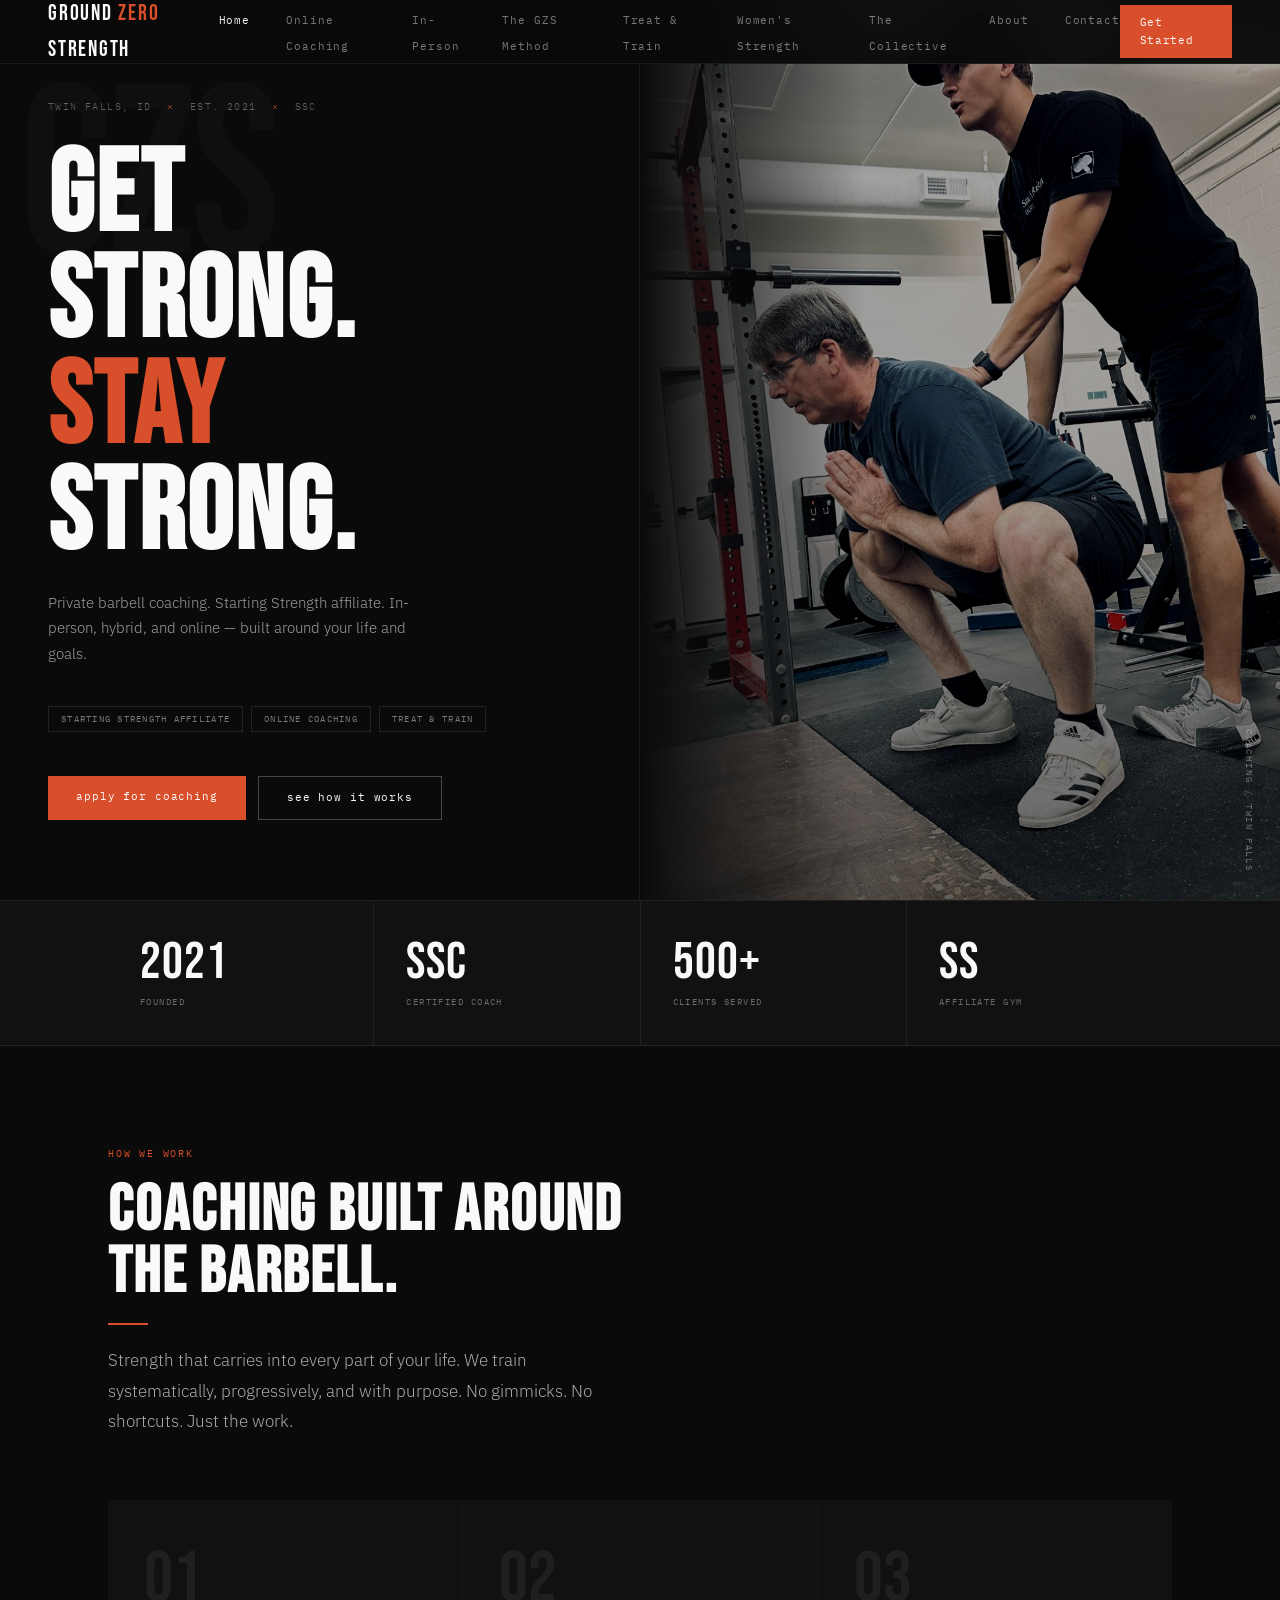
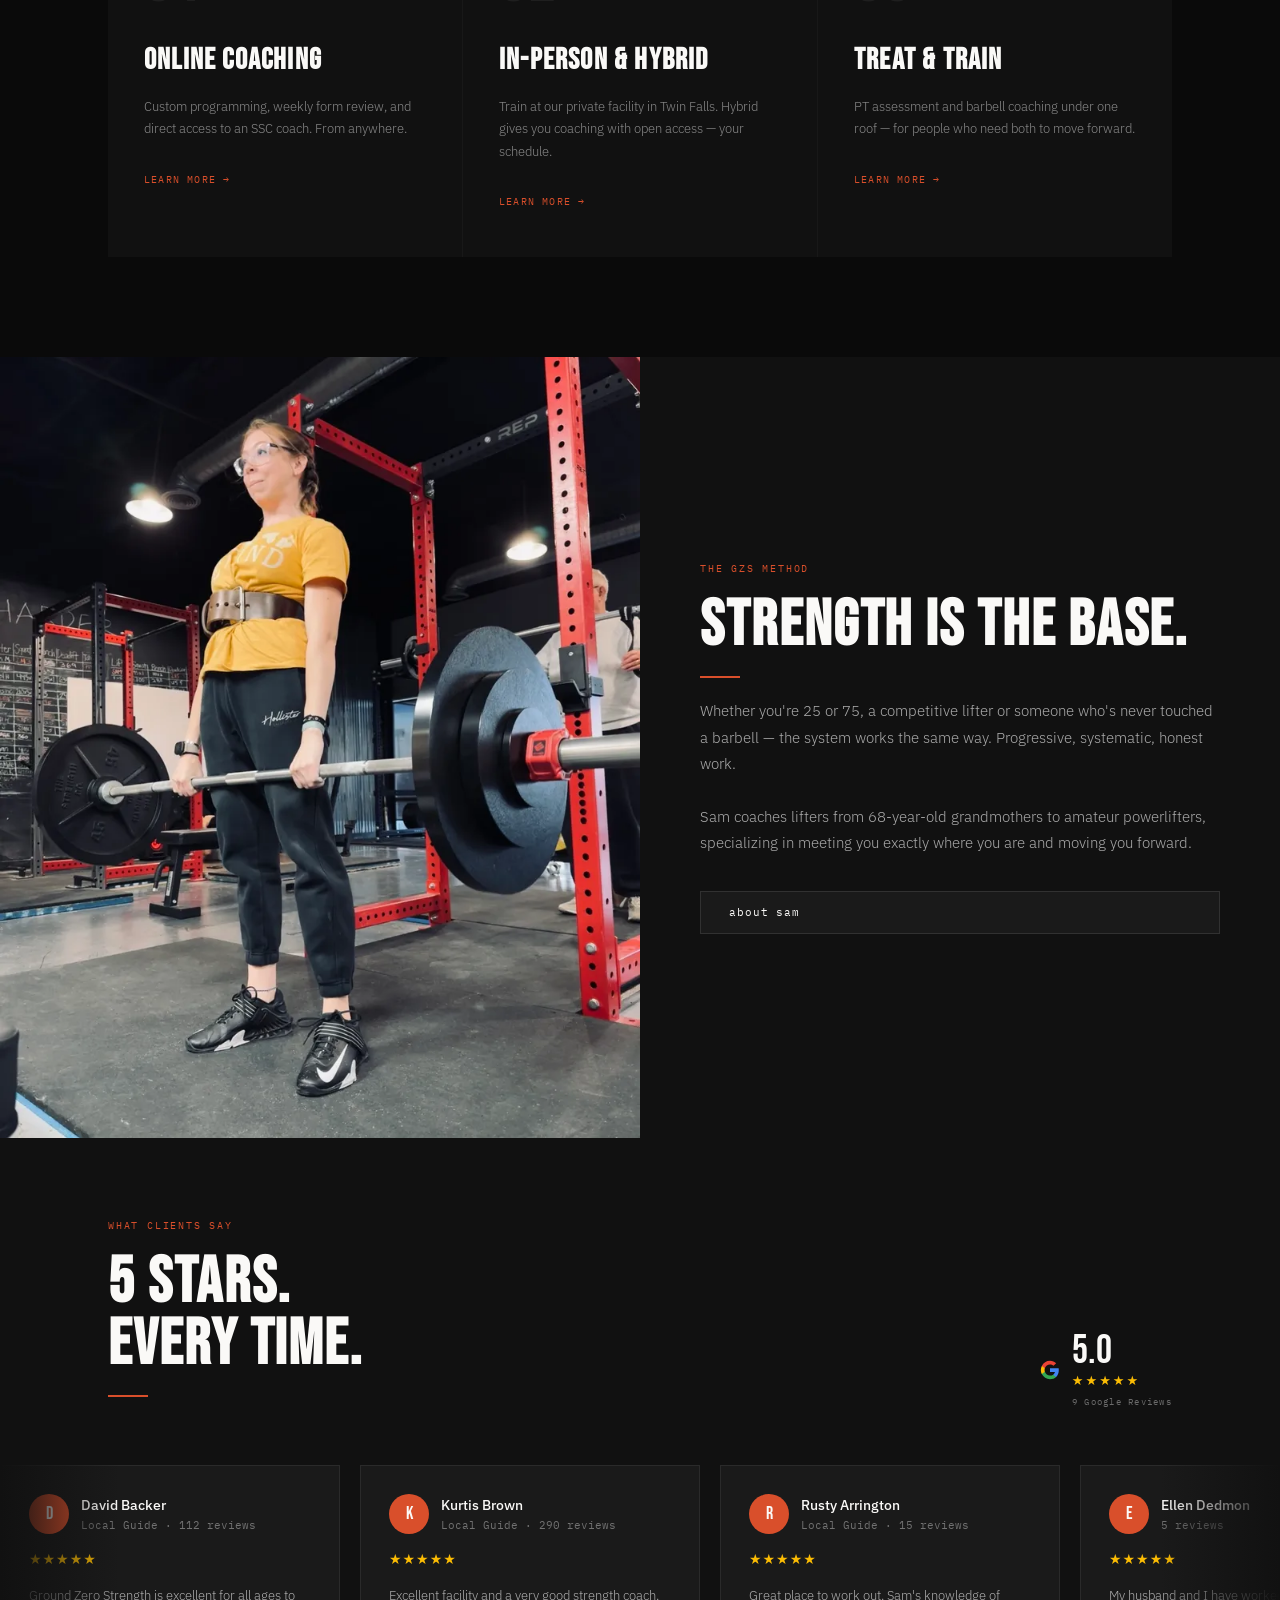
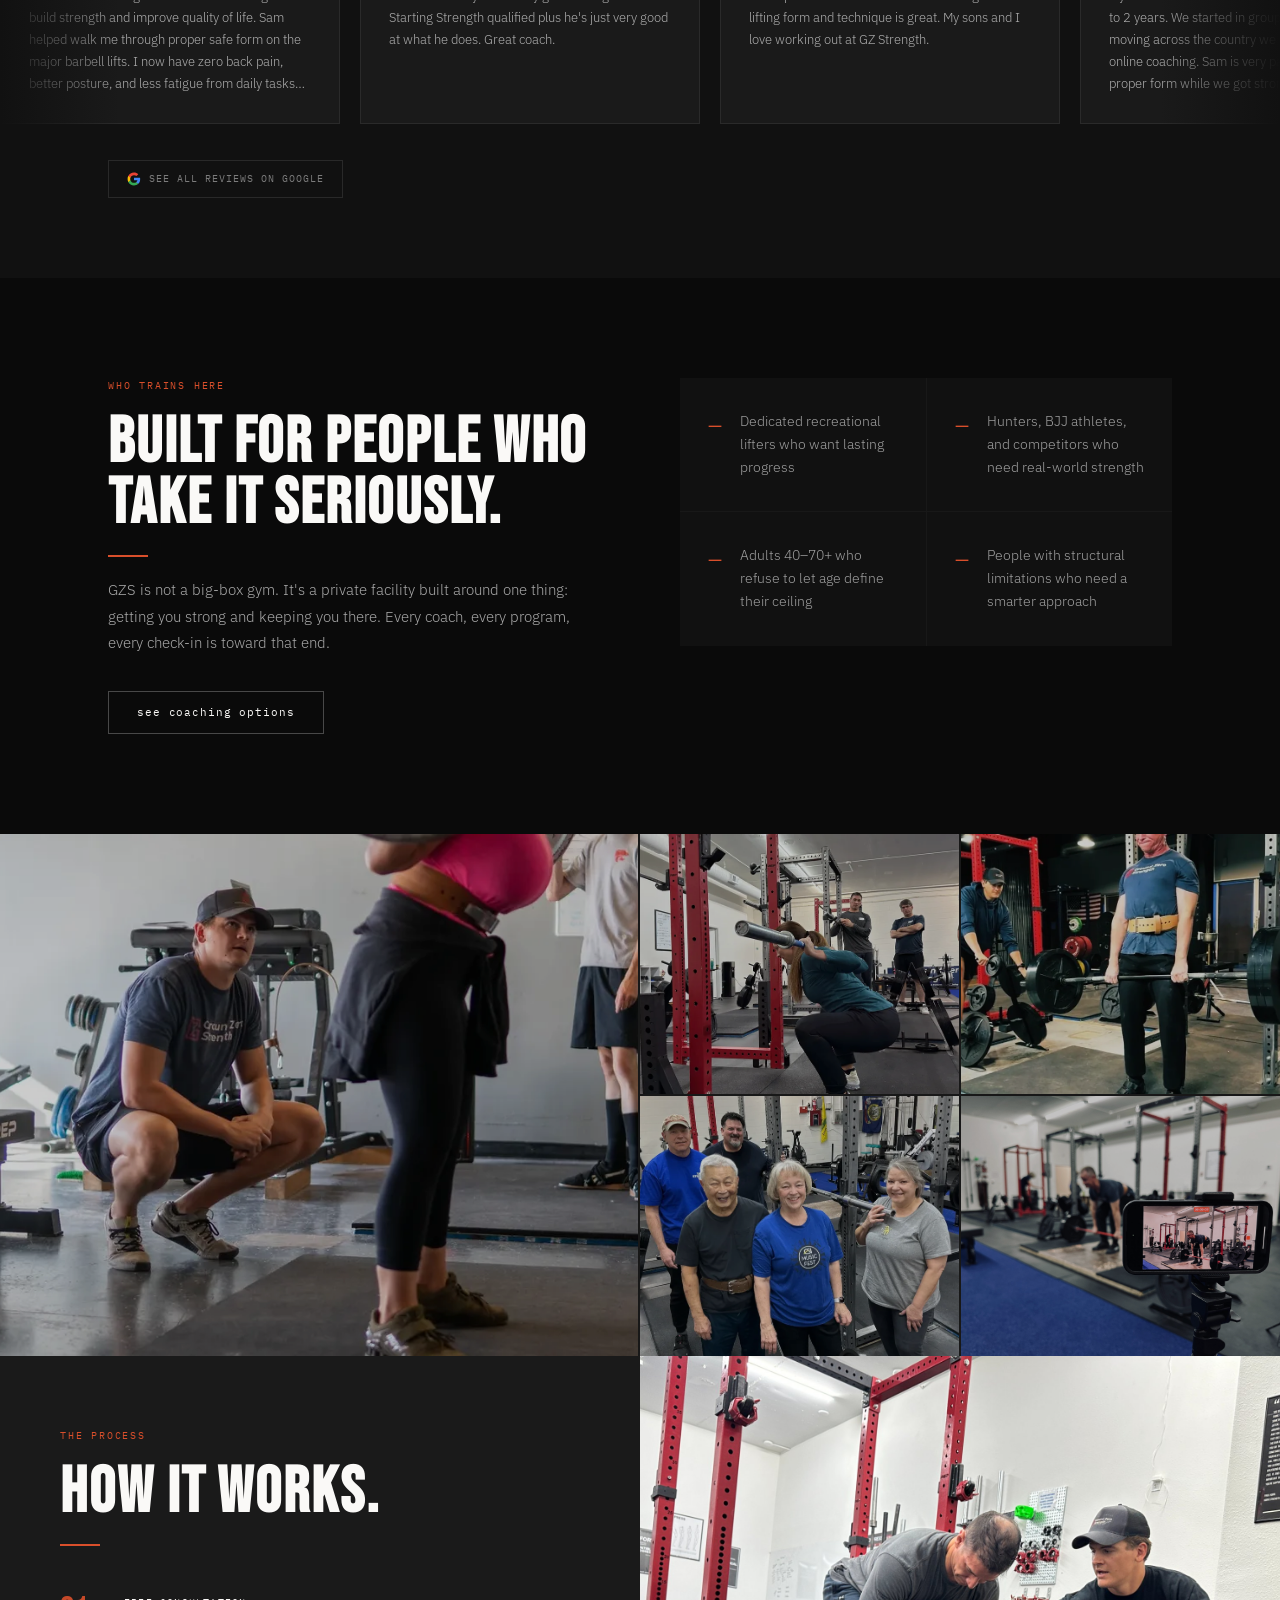
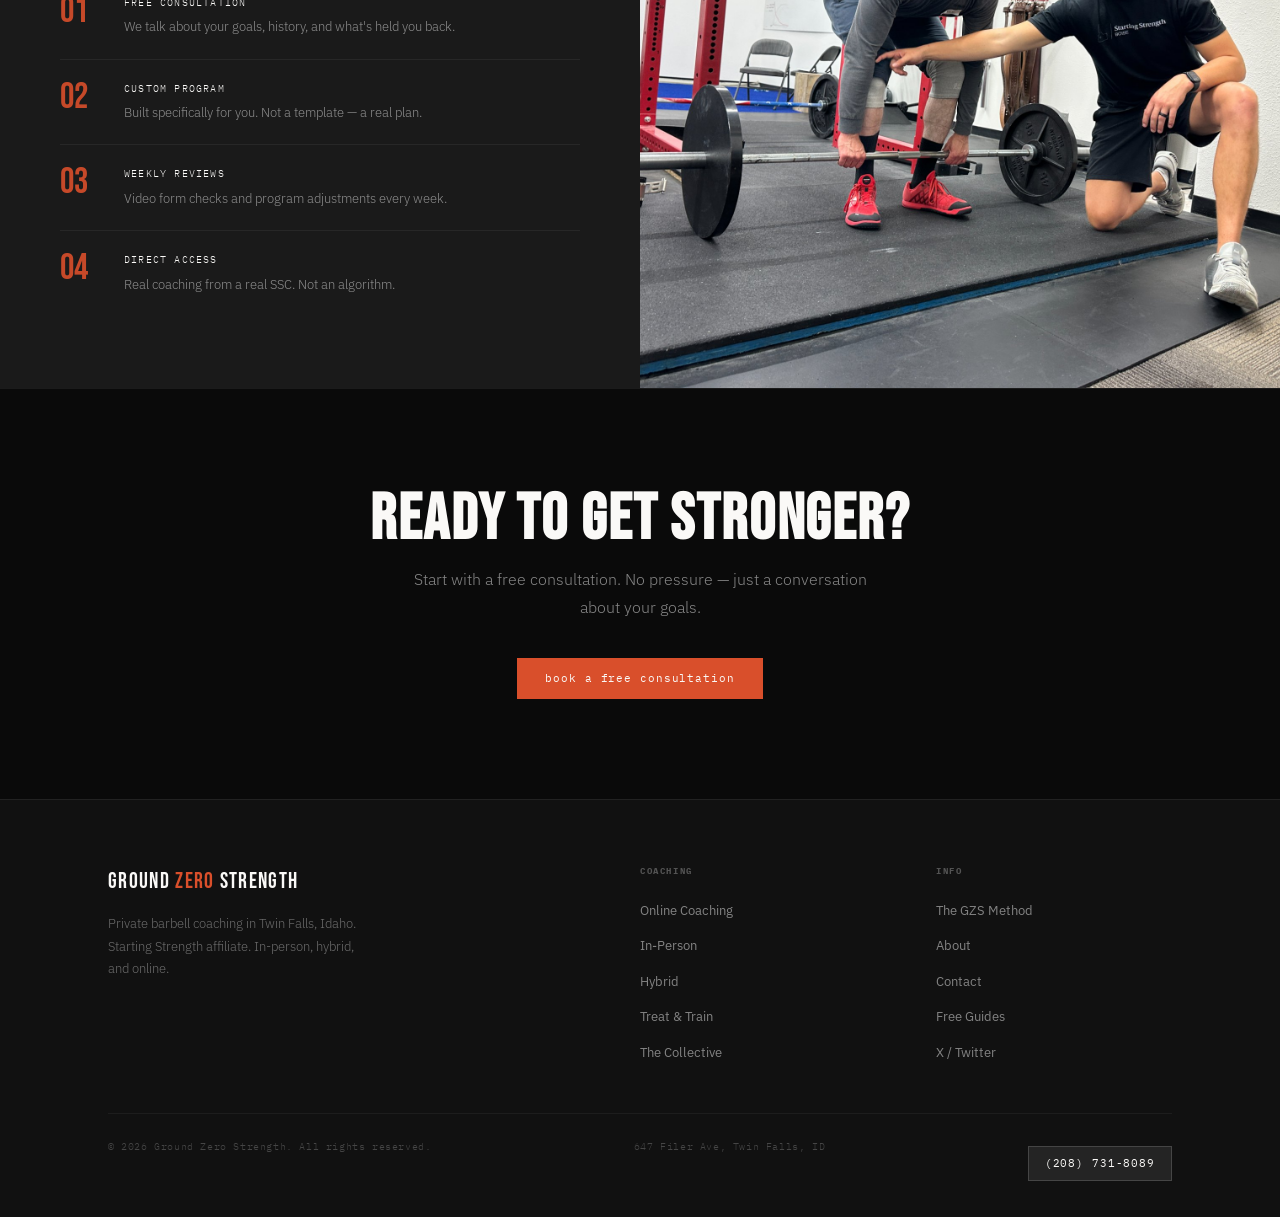
<file: index.html>
<!DOCTYPE html>
<html lang="en">
<head>
<meta charset="UTF-8">
<meta name="viewport" content="width=device-width, initial-scale=1.0">
<title>Ground Zero Strength — Twin Falls, Idaho</title>
<meta name="description" content="Ground Zero Strength is Twin Falls, Idaho's only Starting Strength affiliate gym. Private barbell coaching, online coaching, and Treat & Train PT services.">
<meta property="og:title" content="Ground Zero Strength — Twin Falls, Idaho">
<meta property="og:description" content="Private barbell coaching in Twin Falls, Idaho. Starting Strength affiliate. In-person, hybrid, and online coaching.">
<meta property="og:url" content="https://groundzerostrength.com">
<link rel="canonical" href="https://groundzerostrength.com">
<script type="application/ld+json">
{
  "@context": "https://schema.org",
  "@type": "LocalBusiness",
  "name": "Ground Zero Strength",
  "description": "Private barbell coaching gym in Twin Falls, Idaho. Starting Strength affiliate offering in-person, hybrid, and online coaching.",
  "url": "https://groundzerostrength.com",
  "telephone": "+12087318089",
  "address": {
    "@type": "PostalAddress",
    "streetAddress": "647 Filer Ave",
    "addressLocality": "Twin Falls",
    "addressRegion": "ID",
    "postalCode": "83301",
    "addressCountry": "US"
  },
  "geo": {
    "@type": "GeoCoordinates",
    "latitude": 42.5558,
    "longitude": -114.4609
  },
  "aggregateRating": {
    "@type": "AggregateRating",
    "ratingValue": "5.0",
    "reviewCount": "9"
  },
  "sameAs": [
    "https://x.com/gzstrength"
  ]
}
</script>
<link rel="preconnect" href="https://fonts.googleapis.com">
<link href="https://fonts.googleapis.com/css2?family=Bebas+Neue&family=IBM+Plex+Mono:wght@400;500&family=IBM+Plex+Sans:ital,wght@0,300;0,400;0,500;1,300&display=swap" rel="stylesheet">
<style>
*, *::before, *::after { box-sizing: border-box; margin: 0; padding: 0; }
:root {
  --black: #0a0a0a;
  --off-black: #111111;
  --dark: #1a1a1a;
  --mid: #2a2a2a;
  --muted: #888;
  --off-white: #f0ede8;
  --white: #faf9f7;
  --accent: #d94f2b;
  --mono: 'IBM Plex Mono', monospace;
  --sans: 'IBM Plex Sans', system-ui, sans-serif;
  --display: 'Bebas Neue', sans-serif;
  --border: 1px solid rgba(255,255,255,0.07);
}
html { scroll-behavior: smooth; }
body { font-family: var(--sans); background: var(--black); color: var(--white); line-height: 1.6; font-weight: 400; overflow-x: hidden; }

/* NAV */
nav {
  position: fixed; top: 0; left: 0; right: 0; z-index: 200;
  display: flex; align-items: center; justify-content: space-between;
  padding: 0 48px; height: 64px;
  background: rgba(10,10,10,0.96); backdrop-filter: blur(20px);
  border-bottom: var(--border); transition: border-color 0.3s;
}
.nav-logo { font-family: var(--display); font-size: 22px; letter-spacing: 0.08em; color: var(--white); text-decoration: none; }
.nav-logo span { color: var(--accent); }
.nav-links { display: flex; gap: 36px; list-style: none; }
.nav-links a { font-family: var(--mono); font-size: 11px; letter-spacing: 0.08em; color: rgba(255,255,255,0.45); text-decoration: none; transition: color 0.2s; }
.nav-links a:hover, .nav-links a.active { color: var(--white); }
.nav-cta { background: var(--accent); color: var(--white); padding: 9px 20px; font-family: var(--mono); font-size: 11px; letter-spacing: 0.06em; text-decoration: none; transition: opacity 0.2s; }
.nav-cta:hover { opacity: 0.82; }
.mob-toggle { display: none; background: none; border: none; cursor: pointer; flex-direction: column; gap: 5px; padding: 4px; }
.mob-toggle span { display: block; width: 22px; height: 1.5px; background: var(--white); }
.mob-menu { display: none; position: fixed; top: 64px; left: 0; right: 0; bottom: 0; background: var(--black); z-index: 199; padding: 40px 28px; flex-direction: column; overflow-y: auto; border-top: var(--border); }
.mob-menu.open { display: flex; }
.mob-menu a { font-family: var(--display); font-size: 36px; letter-spacing: 0.06em; color: var(--white); text-decoration: none; padding: 18px 0; border-bottom: 1px solid rgba(255,255,255,0.06); }

/* UTILS */
.wrap { max-width: 1160px; margin: 0 auto; padding: 0 48px; }
.wrap-sm { max-width: 760px; margin: 0 auto; padding: 0 48px; }
section { padding: 100px 0; }
.eyebrow { font-family: var(--mono); font-size: 10px; letter-spacing: 0.18em; color: var(--accent); display: block; margin-bottom: 18px; text-transform: uppercase; }
h1 { font-family: var(--display); font-size: clamp(68px, 9vw, 120px); line-height: 0.92; letter-spacing: 0.02em; color: var(--white); }
h2 { font-family: var(--display); font-size: clamp(42px, 5vw, 70px); line-height: 0.96; letter-spacing: 0.03em; color: var(--white); }
h3 { font-family: var(--display); font-size: clamp(26px, 3vw, 38px); letter-spacing: 0.04em; color: var(--white); }
p { font-size: 15px; line-height: 1.78; color: rgba(255,255,255,0.65); font-weight: 300; }
p.lg { font-size: 17px; }
.rule { width: 40px; height: 2px; background: var(--accent); margin: 20px 0; }
.btn { display: inline-block; padding: 12px 28px; font-family: var(--mono); font-size: 11px; letter-spacing: 0.08em; cursor: pointer; text-decoration: none; transition: all 0.2s; border: none; }
.btn-accent { background: var(--accent); color: var(--white); }
.btn-accent:hover { opacity: 0.85; }
.btn-outline { background: transparent; color: var(--white); border: 1px solid rgba(255,255,255,0.25); }
.btn-outline:hover { border-color: var(--white); }
.btn-dark { background: var(--dark); color: var(--white); border: 1px solid rgba(255,255,255,0.1); }
.btn-dark:hover { border-color: var(--accent); }

/* ── HERO ── */
.hero {
  min-height: 100vh; display: grid; grid-template-columns: 1fr 1fr;
  padding-top: 64px; overflow: hidden;
}
.hero-left {
  display: flex; flex-direction: column; justify-content: flex-end;
  padding: 80px 64px 80px 48px; background: var(--black);
  border-right: var(--border); position: relative; overflow: hidden;
}
.hero-watermark {
  position: absolute; top: 60px; left: 20px; right: 0;
  font-family: var(--display); font-size: 240px; line-height: 1;
  color: rgba(255,255,255,0.022); pointer-events: none; letter-spacing: -0.02em;
  white-space: nowrap; overflow: hidden;
}
.hero-meta { font-family: var(--mono); font-size: 10px; color: rgba(255,255,255,0.35); letter-spacing: 0.14em; margin-bottom: 28px; text-transform: uppercase; }
.hero-meta span { color: var(--accent); margin: 0 8px; }
.hero h1 span { color: var(--accent); }
.hero-desc { font-size: 15px; color: rgba(255,255,255,0.6); max-width: 400px; margin: 22px 0 40px; line-height: 1.7; font-weight: 300; }
.hero-tags { display: flex; flex-wrap: wrap; gap: 8px; margin-bottom: 44px; }
.hero-tag { font-family: var(--mono); font-size: 9px; letter-spacing: 0.14em; text-transform: uppercase; color: rgba(255,255,255,0.45); padding: 5px 12px; border: 1px solid rgba(255,255,255,0.1); }
.hero-btns { display: flex; gap: 12px; flex-wrap: wrap; }
.hero-right { position: relative; overflow: hidden; }
.hero-right img { width: 100%; height: 100%; object-fit: cover; object-position: center 20%; filter: brightness(0.65) contrast(1.1); display: block; }
.hero-overlay { position: absolute; inset: 0; background: linear-gradient(to right, var(--black) 0%, transparent 35%), linear-gradient(to top, rgba(0,0,0,0.4) 0%, transparent 50%); }
.hero-label { position: absolute; bottom: 28px; right: 24px; font-family: var(--mono); font-size: 9px; letter-spacing: 0.2em; color: rgba(255,255,255,0.35); text-transform: uppercase; writing-mode: vertical-rl; }

/* ── STATS ── */
.stat-strip { background: var(--off-black); border-top: var(--border); border-bottom: var(--border); }
.stat-strip .wrap { display: flex; }
.stat-item { flex: 1; padding: 36px 32px; border-right: var(--border); }
.stat-item:last-child { border-right: none; }
.stat-num { font-family: var(--display); font-size: 52px; line-height: 1; color: var(--white); letter-spacing: 0.02em; }
.stat-lbl { font-family: var(--mono); font-size: 9px; letter-spacing: 0.16em; text-transform: uppercase; color: rgba(255,255,255,0.38); margin-top: 6px; }

/* ── SERVICES ── */
.services-section { background: var(--black); }
.svc-row { display: grid; grid-template-columns: repeat(3,1fr); gap: 1px; background: rgba(255,255,255,0.06); margin-top: 64px; }
.svc-card { background: var(--off-black); padding: 44px 36px; text-decoration: none; color: inherit; transition: background 0.2s; display: block; position: relative; overflow: hidden; }
.svc-card::before { content: ''; position: absolute; top: 0; left: 0; right: 0; height: 2px; background: var(--accent); transform: scaleX(0); transform-origin: left; transition: transform 0.3s; }
.svc-card:hover { background: var(--dark); }
.svc-card:hover::before { transform: scaleX(1); }
.svc-num { font-family: var(--display); font-size: 72px; color: rgba(255,255,255,0.06); line-height: 1; margin-bottom: 20px; }
.svc-card h3 { font-size: 30px; margin-bottom: 12px; }
.svc-card p { font-size: 13px; color: rgba(255,255,255,0.5); line-height: 1.72; margin-bottom: 24px; }
.svc-link { font-family: var(--mono); font-size: 10px; letter-spacing: 0.12em; text-transform: uppercase; color: var(--accent); }

/* ── SPLIT SECTIONS ── */
.split { display: grid; grid-template-columns: 1fr 1fr; align-items: stretch; }
.split-img { overflow: hidden; min-height: 520px; }
.split-img img { width: 100%; height: 100%; object-fit: cover; display: block; transition: transform 0.6s; }
.split-img:hover img { transform: scale(1.03); }
.split-body { padding: 72px 60px; display: flex; flex-direction: column; justify-content: center; background: var(--off-black); }
.split.body-dark .split-body { background: var(--dark); }

/* ── REVIEWS ── */
.reviews-section { padding: 80px 0; background: var(--off-black); overflow: hidden; }
.reviews-track-wrap { overflow: hidden; position: relative; margin-top: 48px; }
.reviews-track-wrap::before,
.reviews-track-wrap::after {
  content: ''; position: absolute; top: 0; bottom: 0; width: 120px; z-index: 2; pointer-events: none;
}
.reviews-track-wrap::before { left: 0; background: linear-gradient(to right, var(--off-black), transparent); }
.reviews-track-wrap::after { right: 0; background: linear-gradient(to left, var(--off-black), transparent); }
.reviews-track { display: flex; gap: 20px; animation: reviews-scroll 44s linear infinite; width: max-content; }
.reviews-track:hover { animation-play-state: paused; }
@keyframes reviews-scroll {
  0% { transform: translateX(0); }
  100% { transform: translateX(-50%); }
}
.review-card { background: var(--dark); border: 1px solid rgba(255,255,255,0.07); padding: 28px; width: 340px; flex-shrink: 0; display: flex; flex-direction: column; gap: 14px; transition: border-color 0.2s; }
.review-card:hover { border-color: rgba(255,255,255,0.18); }
.reviewer { display: flex; align-items: center; gap: 12px; }
.reviewer-avatar { width: 40px; height: 40px; border-radius: 50%; background: var(--accent); display: flex; align-items: center; justify-content: center; font-family: var(--display); font-size: 18px; color: var(--white); flex-shrink: 0; }
.reviewer-name { font-size: 14px; font-weight: 500; color: var(--white); }
.reviewer-meta { font-size: 11px; color: rgba(255,255,255,0.38); font-family: var(--mono); }
.review-stars { color: #fbbc04; font-size: 14px; letter-spacing: 1px; }
.review-text { font-size: 13px; color: rgba(255,255,255,0.65); line-height: 1.7; display: -webkit-box; -webkit-line-clamp: 5; -webkit-box-orient: vertical; overflow: hidden; }
.g-link { display: inline-flex; align-items: center; gap: 8px; margin-top: 36px; font-family: var(--mono); font-size: 10px; letter-spacing: 0.1em; text-transform: uppercase; color: rgba(255,255,255,0.45); text-decoration: none; border: 1px solid rgba(255,255,255,0.1); padding: 10px 18px; transition: all 0.2s; }
.g-link:hover { color: var(--white); border-color: rgba(255,255,255,0.3); }

/* ── WHO SECTION ── */
.who-section { background: var(--black); }
.who-layout { display: grid; grid-template-columns: 1fr 1fr; gap: 80px; align-items: start; }
.who-cards { display: grid; grid-template-columns: 1fr 1fr; gap: 1px; background: rgba(255,255,255,0.06); }
.who-card { background: var(--off-black); padding: 32px 28px; display: flex; gap: 18px; align-items: flex-start; transition: background 0.2s; }
.who-card:hover { background: var(--dark); }
.who-dash { color: var(--accent); font-size: 18px; flex-shrink: 0; margin-top: 2px; }
.who-card p { font-size: 14px; color: rgba(255,255,255,0.6); line-height: 1.65; }

/* ── PHOTO MOSAIC ── */
.photo-mosaic { display: grid; grid-template-columns: 2fr 1fr 1fr; grid-template-rows: 260px 260px; gap: 2px; background: rgba(255,255,255,0.06); }
.pm-item { overflow: hidden; }
.pm-item img { width: 100%; height: 100%; object-fit: cover; display: block; filter: brightness(0.8); transition: transform 0.5s, filter 0.4s; }
.pm-item:hover img { transform: scale(1.04); filter: brightness(0.95); }
.pm-span { grid-row: span 2; }
.pm-span img { height: 100%; }

/* ── PROCESS SPLIT ── */
.process-step { display: flex; gap: 20px; align-items: flex-start; padding: 20px 0; border-bottom: 1px solid rgba(255,255,255,0.06); }
.process-step:last-child { border-bottom: none; }
.step-num { font-family: var(--display); font-size: 36px; color: var(--accent); line-height: 1; flex-shrink: 0; opacity: 0.9; min-width: 44px; }
.step-label { font-family: var(--mono); font-size: 10px; letter-spacing: 0.12em; text-transform: uppercase; color: var(--white); margin-bottom: 4px; }
.step-desc { font-size: 13px; color: rgba(255,255,255,0.5); }

/* ── CTA ── */
.cta-bar { padding: 100px 0; background: var(--black); text-align: center; border-top: var(--border); }
.cta-bar h2 { margin-bottom: 14px; }
.cta-bar p { color: rgba(255,255,255,0.5); margin: 0 auto 36px; font-size: 16px; max-width: 480px; }

/* ── FOOTER ── */
footer { background: var(--off-black); padding: 64px 0 36px; border-top: var(--border); }
.foot-g { display: grid; grid-template-columns: 2fr 1fr 1fr; gap: 60px; margin-bottom: 48px; }
.foot-logo { font-family: var(--display); font-size: 22px; letter-spacing: 0.06em; color: var(--white); margin-bottom: 14px; display: block; text-decoration: none; }
.foot-logo span { color: var(--accent); }
.foot-tag { font-size: 13px; line-height: 1.7; max-width: 260px; color: rgba(255,255,255,0.38); }
.foot-col h4 { font-family: var(--mono); font-size: 9px; letter-spacing: 0.18em; text-transform: uppercase; color: rgba(255,255,255,0.28); margin-bottom: 18px; }
.foot-col ul { list-style: none; display: flex; flex-direction: column; gap: 10px; }
.foot-col ul a { font-size: 13px; color: rgba(255,255,255,0.48); text-decoration: none; transition: color 0.2s; }
.foot-col ul a:hover { color: var(--white); }
.foot-bot { border-top: 1px solid rgba(255,255,255,0.05); padding-top: 24px; display: flex; justify-content: space-between; }
.foot-bot p { font-family: var(--mono); font-size: 10px; color: rgba(255,255,255,0.22); letter-spacing: 0.06em; }

/* RESPONSIVE */
@media (max-width: 960px) {
  nav { padding: 0 22px; }
  .nav-links, .nav-cta { display: none; }
  .mob-toggle { display: flex; }
  .wrap, .wrap-sm { padding: 0 22px; }
  .hero { grid-template-columns: 1fr; min-height: auto; }
  .hero-right { height: 360px; }
  .hero-left { padding: 100px 22px 60px; }
  .hero-watermark { display: none; }
  .split { grid-template-columns: 1fr; }
  .split-img { min-height: 360px; }
  .split-body { padding: 48px 22px; }
  .svc-row { grid-template-columns: 1fr; }
  .who-layout { grid-template-columns: 1fr; gap: 40px; }
  .photo-mosaic { grid-template-columns: 1fr 1fr; grid-template-rows: auto; }
  .pm-span { grid-row: span 1; }
  .pm-span img { height: 260px; }
  .pm-item img { height: 200px; }
  .foot-g { grid-template-columns: 1fr; gap: 36px; }
  .stat-strip .wrap { flex-wrap: wrap; }
  .stat-item { flex: 0 0 50%; border-right: none; border-bottom: var(--border); }
  section { padding: 64px 0; }
}
@media (max-width: 580px) {
  h1 { font-size: 60px; }
  .photo-mosaic { grid-template-columns: 1fr; }
  .who-cards { grid-template-columns: 1fr; }
  .stat-item { flex: 0 0 100%; }
}
</style>
</head>
<body>

<nav id="mainNav">
  <a class="nav-logo" href="index.html">Ground <span>Zero</span> Strength</a>
  <ul class="nav-links">
    <li><a href="index.html" class="active">home</a></li>
    <li><a href="online-coaching.html">online coaching</a></li>
    <li><a href="in-person.html">in-person</a></li>
    <li><a href="treat-and-train.html">treat &amp; train</a></li>
    <li><a href="collective.html">the collective</a></li>
    <li><a href="about.html">about</a></li>
    <li><a href="contact.html">contact</a></li>
  </ul>
  <a class="nav-cta" href="contact.html">get started</a>
  <button class="mob-toggle" onclick="mobToggle()"><span></span><span></span><span></span></button>
</nav>

<div class="mob-menu" id="mobMenu">
  <a href="index.html">Home</a>
  <a href="online-coaching.html">Online Coaching</a>
  <a href="in-person.html">In-Person &amp; Hybrid</a>
  <a href="treat-and-train.html">Treat &amp; Train</a>
  <a href="collective.html">The Collective</a>
  <a href="about.html">About</a>
  <a href="contact.html">Contact</a>
</div>

<!-- ══════ HERO ══════ -->
<section class="hero" style="padding-top:0;padding-bottom:0;">
  <div class="hero-left">
    <div class="hero-watermark">GZS</div>
    <p class="hero-meta">Twin Falls, ID <span>×</span> Est. 2021 <span>×</span> SSC</p>
    <h1>Get<br>Strong.<br><span>Stay</span><br>Strong.</h1>
    <p class="hero-desc">Private barbell coaching. Starting Strength affiliate. In-person, hybrid, and online — built around your life and goals.</p>
    <div class="hero-tags">
      <span class="hero-tag">Starting Strength Affiliate</span>
      <span class="hero-tag">Online Coaching</span>
      <span class="hero-tag">Treat &amp; Train</span>
    </div>
    <div class="hero-btns">
      <a class="btn btn-accent" href="contact.html">apply for coaching</a>
      <a class="btn btn-outline" href="online-coaching.html">see how it works</a>
    </div>
  </div>
  <div class="hero-right">
    <img src="coaching-squat-form.jpg" alt="Sam coaching squat form at Ground Zero Strength">
    <div class="hero-overlay"></div>
    <span class="hero-label">coaching / twin falls</span>
  </div>
</section>

<!-- ══════ STATS ══════ -->
<div class="stat-strip">
  <div class="wrap">
    <div class="stat-item"><div class="stat-num">2021</div><div class="stat-lbl">Founded</div></div>
    <div class="stat-item"><div class="stat-num">SSC</div><div class="stat-lbl">Certified Coach</div></div>
    <div class="stat-item"><div class="stat-num">500+</div><div class="stat-lbl">Clients Served</div></div>
    <div class="stat-item"><div class="stat-num">SS</div><div class="stat-lbl">Affiliate Gym</div></div>
  </div>
</div>

<!-- ══════ SERVICES ══════ -->
<section class="services-section">
  <div class="wrap">
    <span class="eyebrow">How We Work</span>
    <h2>Coaching built around<br>the barbell.</h2>
    <div class="rule"></div>
    <p class="lg" style="max-width:500px;">Strength that carries into every part of your life. We train systematically, progressively, and with purpose. No gimmicks. No shortcuts. Just the work.</p>
    <div class="svc-row">
      <a class="svc-card" href="online-coaching.html">
        <div class="svc-num">01</div>
        <h3>Online Coaching</h3>
        <p>Custom programming, weekly form review, and direct access to an SSC coach. From anywhere.</p>
        <span class="svc-link">learn more →</span>
      </a>
      <a class="svc-card" href="in-person.html">
        <div class="svc-num">02</div>
        <h3>In-Person &amp; Hybrid</h3>
        <p>Train at our private facility in Twin Falls. Hybrid gives you coaching with open access — your schedule.</p>
        <span class="svc-link">learn more →</span>
      </a>
      <a class="svc-card" href="treat-and-train.html">
        <div class="svc-num">03</div>
        <h3>Treat &amp; Train</h3>
        <p>PT assessment and barbell coaching under one roof — for people who need both to move forward.</p>
        <span class="svc-link">learn more →</span>
      </a>
    </div>
  </div>
</section>

<!-- ══════ PHOTO SPLIT: THE METHOD ══════ -->
<div class="split">
  <div class="split-img">
    <img src="client-deadlift.webp" alt="Client deadlifting at Ground Zero Strength">
  </div>
  <div class="split-body">
    <span class="eyebrow">The GZS Method</span>
    <h2>Strength is the base.</h2>
    <div class="rule"></div>
    <p>Whether you're 25 or 75, a competitive lifter or someone who's never touched a barbell — the system works the same way. Progressive, systematic, honest work.</p>
    <br>
    <p>Sam coaches lifters from 68-year-old grandmothers to amateur powerlifters, specializing in meeting you exactly where you are and moving you forward.</p>
    <br>
    <a class="btn btn-dark" href="about.html" style="margin-top:8px;">about sam</a>
  </div>
</div>

<!-- ══════ REVIEWS ══════ -->
<div class="reviews-section">
  <div class="wrap">
    <div style="display:flex;align-items:flex-end;justify-content:space-between;flex-wrap:wrap;gap:20px;">
      <div>
        <span class="eyebrow">What Clients Say</span>
        <h2>5 stars.<br>Every time.</h2>
        <div class="rule"></div>
      </div>
      <div style="display:flex;align-items:center;gap:12px;padding-bottom:8px;">
        <svg width="20" height="20" viewBox="0 0 24 24"><path fill="#4285F4" d="M22.56 12.25c0-.78-.07-1.53-.2-2.25H12v4.26h5.92c-.26 1.37-1.04 2.53-2.21 3.31v2.77h3.57c2.08-1.92 3.28-4.74 3.28-8.09z"/><path fill="#34A853" d="M12 23c2.97 0 5.46-.98 7.28-2.66l-3.57-2.77c-.98.66-2.23 1.06-3.71 1.06-2.86 0-5.29-1.93-6.16-4.53H2.18v2.84C3.99 20.53 7.7 23 12 23z"/><path fill="#FBBC05" d="M5.84 14.09c-.22-.66-.35-1.36-.35-2.09s.13-1.43.35-2.09V7.07H2.18C1.43 8.55 1 10.22 1 12s.43 3.45 1.18 4.93l3.66-2.84z"/><path fill="#EA4335" d="M12 5.38c1.62 0 3.06.56 4.21 1.64l3.15-3.15C17.45 2.09 14.97 1 12 1 7.7 1 3.99 3.47 2.18 7.07l3.66 2.84c.87-2.6 3.3-4.53 6.16-4.53z"/></svg>
        <div>
          <div style="font-family:var(--display);font-size:40px;line-height:1;color:var(--white);">5.0</div>
          <div style="color:#fbbc04;font-size:13px;letter-spacing:2px;">★★★★★</div>
          <div style="font-family:var(--mono);font-size:9px;letter-spacing:0.14em;color:rgba(255,255,255,0.38);margin-top:3px;">9 Google Reviews</div>
        </div>
      </div>
    </div>
  </div>

  <div class="reviews-track-wrap">
    <div class="reviews-track">

      <div class="review-card"><div class="reviewer"><div class="reviewer-avatar">D</div><div><div class="reviewer-name">David Backer</div><div class="reviewer-meta">Local Guide · 112 reviews</div></div></div><div class="review-stars">★★★★★</div><p class="review-text">Ground Zero Strength is excellent for all ages to build strength and improve quality of life. Sam helped walk me through proper safe form on the major barbell lifts. I now have zero back pain, better posture, and less fatigue from daily tasks like stairs.</p></div>

      <div class="review-card"><div class="reviewer"><div class="reviewer-avatar">K</div><div><div class="reviewer-name">Kurtis Brown</div><div class="reviewer-meta">Local Guide · 290 reviews</div></div></div><div class="review-stars">★★★★★</div><p class="review-text">Excellent facility and a very good strength coach. Starting Strength qualified plus he's just very good at what he does. Great coach.</p></div>

      <div class="review-card"><div class="reviewer"><div class="reviewer-avatar">R</div><div><div class="reviewer-name">Rusty Arrington</div><div class="reviewer-meta">Local Guide · 15 reviews</div></div></div><div class="review-stars">★★★★★</div><p class="review-text">Great place to work out. Sam's knowledge of lifting form and technique is great. My sons and I love working out at GZ Strength.</p></div>

      <div class="review-card"><div class="reviewer"><div class="reviewer-avatar">E</div><div><div class="reviewer-name">Ellen Dedmon</div><div class="reviewer-meta">5 reviews</div></div></div><div class="review-stars">★★★★★</div><p class="review-text">My husband and I have worked with Sam for close to 2 years. We started in group training and after moving across the country we continued with online coaching. Sam is very patient and taught us proper form while we got stronger than either of us thought possible.</p></div>

      <div class="review-card"><div class="reviewer"><div class="reviewer-avatar">C</div><div><div class="reviewer-name">Cori Carlson</div><div class="reviewer-meta">4 reviews</div></div></div><div class="review-stars">★★★★★</div><p class="review-text">Sam is an amazing trainer who really knows what he's doing and knows how to teach it in a way that makes everyone feel confident. I 100% recommend his barbell clinic and joining his gym. 10/10 experience.</p></div>

      <div class="review-card"><div class="reviewer"><div class="reviewer-avatar">H</div><div><div class="reviewer-name">Heather Cristobal</div><div class="reviewer-meta">Local Guide · 47 reviews</div></div></div><div class="review-stars">★★★★★</div><p class="review-text">Sam at Ground Zero Strength has been coaching me since July 2022. From day 1 I felt completely comfortable in his gym. I am 44 years old and I wish I had met Sam sooner in my lifting life!</p></div>

      <div class="review-card"><div class="reviewer"><div class="reviewer-avatar">M</div><div><div class="reviewer-name">Mason Harper</div><div class="reviewer-meta">5 reviews</div></div></div><div class="review-stars">★★★★★</div><p class="review-text">What a great gym! I began strength training 8 months ago and Sam was the perfect trainer to help me start my journey. I highly recommend this gym!</p></div>

      <div class="review-card"><div class="reviewer"><div class="reviewer-avatar">M</div><div><div class="reviewer-name">Mark Hayden</div><div class="reviewer-meta">5 reviews</div></div></div><div class="review-stars">★★★★★</div><p class="review-text">I spent a great afternoon learning from Sam at Ground Zero's 1-1 beginner barbell clinic. Professional, informative, personalized and just good fun. The facility is awesome — a really cool space to get in the zone to lift.</p></div>

      <div class="review-card"><div class="reviewer"><div class="reviewer-avatar">M</div><div><div class="reviewer-name">Mike Wiersma</div><div class="reviewer-meta">1 review</div></div></div><div class="review-stars">★★★★★</div><p class="review-text">Absolutely love this gym. Everything you need if you're serious about gaining strength and none of the frills and gimmicks at chain gyms. High quality equipment and a supportive community make this gym fantastic.</p></div>

      <!-- Duplicate for seamless loop -->
      <div class="review-card"><div class="reviewer"><div class="reviewer-avatar">D</div><div><div class="reviewer-name">David Backer</div><div class="reviewer-meta">Local Guide · 112 reviews</div></div></div><div class="review-stars">★★★★★</div><p class="review-text">Ground Zero Strength is excellent for all ages to build strength and improve quality of life. Sam helped walk me through proper safe form on the major barbell lifts. I now have zero back pain, better posture, and less fatigue from daily tasks like stairs.</p></div>
      <div class="review-card"><div class="reviewer"><div class="reviewer-avatar">K</div><div><div class="reviewer-name">Kurtis Brown</div><div class="reviewer-meta">Local Guide · 290 reviews</div></div></div><div class="review-stars">★★★★★</div><p class="review-text">Excellent facility and a very good strength coach. Starting Strength qualified plus he's just very good at what he does. Great coach.</p></div>
      <div class="review-card"><div class="reviewer"><div class="reviewer-avatar">R</div><div><div class="reviewer-name">Rusty Arrington</div><div class="reviewer-meta">Local Guide · 15 reviews</div></div></div><div class="review-stars">★★★★★</div><p class="review-text">Great place to work out. Sam's knowledge of lifting form and technique is great. My sons and I love working out at GZ Strength.</p></div>
      <div class="review-card"><div class="reviewer"><div class="reviewer-avatar">E</div><div><div class="reviewer-name">Ellen Dedmon</div><div class="reviewer-meta">5 reviews</div></div></div><div class="review-stars">★★★★★</div><p class="review-text">My husband and I have worked with Sam for close to 2 years. We started in group training and after moving across the country we continued with online coaching. Sam is very patient and taught us proper form while we got stronger than either of us thought possible.</p></div>
      <div class="review-card"><div class="reviewer"><div class="reviewer-avatar">C</div><div><div class="reviewer-name">Cori Carlson</div><div class="reviewer-meta">4 reviews</div></div></div><div class="review-stars">★★★★★</div><p class="review-text">Sam is an amazing trainer who really knows what he's doing and knows how to teach it in a way that makes everyone feel confident. I 100% recommend his barbell clinic and joining his gym. 10/10 experience.</p></div>
      <div class="review-card"><div class="reviewer"><div class="reviewer-avatar">H</div><div><div class="reviewer-name">Heather Cristobal</div><div class="reviewer-meta">Local Guide · 47 reviews</div></div></div><div class="review-stars">★★★★★</div><p class="review-text">Sam at Ground Zero Strength has been coaching me since July 2022. From day 1 I felt completely comfortable in his gym. I am 44 years old and I wish I had met Sam sooner in my lifting life!</p></div>
      <div class="review-card"><div class="reviewer"><div class="reviewer-avatar">M</div><div><div class="reviewer-name">Mason Harper</div><div class="reviewer-meta">5 reviews</div></div></div><div class="review-stars">★★★★★</div><p class="review-text">What a great gym! I began strength training 8 months ago and Sam was the perfect trainer to help me start my journey. I highly recommend this gym!</p></div>
      <div class="review-card"><div class="reviewer"><div class="reviewer-avatar">M</div><div><div class="reviewer-name">Mark Hayden</div><div class="reviewer-meta">5 reviews</div></div></div><div class="review-stars">★★★★★</div><p class="review-text">Professional, informative, personalized and just good fun. The facility is awesome — a really cool space to get in the zone to lift.</p></div>
      <div class="review-card"><div class="reviewer"><div class="reviewer-avatar">M</div><div><div class="reviewer-name">Mike Wiersma</div><div class="reviewer-meta">1 review</div></div></div><div class="review-stars">★★★★★</div><p class="review-text">Absolutely love this gym. Everything you need if you're serious about gaining strength and none of the frills and gimmicks at chain gyms. High quality equipment and a supportive community make this gym fantastic.</p></div>

    </div>
  </div>

  <div class="wrap">
    <a class="g-link" href="https://share.google/wCbdC4BNftlwAucc4" target="_blank">
      <svg width="14" height="14" viewBox="0 0 24 24"><path fill="#4285F4" d="M22.56 12.25c0-.78-.07-1.53-.2-2.25H12v4.26h5.92c-.26 1.37-1.04 2.53-2.21 3.31v2.77h3.57c2.08-1.92 3.28-4.74 3.28-8.09z"/><path fill="#34A853" d="M12 23c2.97 0 5.46-.98 7.28-2.66l-3.57-2.77c-.98.66-2.23 1.06-3.71 1.06-2.86 0-5.29-1.93-6.16-4.53H2.18v2.84C3.99 20.53 7.7 23 12 23z"/><path fill="#FBBC05" d="M5.84 14.09c-.22-.66-.35-1.36-.35-2.09s.13-1.43.35-2.09V7.07H2.18C1.43 8.55 1 10.22 1 12s.43 3.45 1.18 4.93l3.66-2.84z"/><path fill="#EA4335" d="M12 5.38c1.62 0 3.06.56 4.21 1.64l3.15-3.15C17.45 2.09 14.97 1 12 1 7.7 1 3.99 3.47 2.18 7.07l3.66 2.84c.87-2.6 3.3-4.53 6.16-4.53z"/></svg>
      See all reviews on Google
    </a>
  </div>
</div>

<!-- ══════ WHO TRAINS HERE ══════ -->
<section class="who-section">
  <div class="wrap">
    <div class="who-layout">
      <div>
        <span class="eyebrow">Who Trains Here</span>
        <h2>Built for people who take it seriously.</h2>
        <div class="rule"></div>
        <p>GZS is not a big-box gym. It's a private facility built around one thing: getting you strong and keeping you there. Every coach, every program, every check-in is toward that end.</p>
        <br>
        <a class="btn btn-outline" href="online-coaching.html" style="margin-top:8px;">see coaching options</a>
      </div>
      <div class="who-cards">
        <div class="who-card"><span class="who-dash">—</span><p>Dedicated recreational lifters who want lasting progress</p></div>
        <div class="who-card"><span class="who-dash">—</span><p>Hunters, BJJ athletes, and competitors who need real-world strength</p></div>
        <div class="who-card"><span class="who-dash">—</span><p>Adults 40–70+ who refuse to let age define their ceiling</p></div>
        <div class="who-card"><span class="who-dash">—</span><p>People with structural limitations who need a smarter approach</p></div>
      </div>
    </div>
  </div>
</section>

<!-- ══════ PHOTO MOSAIC ══════ -->
<div class="photo-mosaic">
  <div class="pm-item pm-span">
    <img src="coaching-squat.webp" alt="Sam coaching a squat">
  </div>
  <div class="pm-item">
    <img src="group-squat.webp" alt="Group training at GZS">
  </div>
  <div class="pm-item">
    <img src="group-photo.webp" alt="GZS training group">
  </div>
  <div class="pm-item">
    <img src="client-deadlift-2.webp" alt="Coaching a deadlift at GZS">
  </div>
  <div class="pm-item">
    <img src="filming-content.jpg" alt="Content creation at GZS">
  </div>
</div>

<!-- ══════ PHOTO SPLIT: PROCESS ══════ -->
<div class="split body-dark" style="direction:rtl;">
  <div class="split-img" style="direction:ltr;">
    <img src="coaching-deadlift-form.jpg" alt="Deadlift form coaching at Ground Zero Strength">
  </div>
  <div class="split-body" style="direction:ltr;">
    <span class="eyebrow">The Process</span>
    <h2>How it works.</h2>
    <div class="rule"></div>
    <div style="margin-top:8px;">
      <div class="process-step">
        <span class="step-num">01</span>
        <div><p class="step-label">Free Consultation</p><p class="step-desc">We talk about your goals, history, and what's held you back.</p></div>
      </div>
      <div class="process-step">
        <span class="step-num">02</span>
        <div><p class="step-label">Custom Program</p><p class="step-desc">Built specifically for you. Not a template — a real plan.</p></div>
      </div>
      <div class="process-step">
        <span class="step-num">03</span>
        <div><p class="step-label">Weekly Reviews</p><p class="step-desc">Video form checks and program adjustments every week.</p></div>
      </div>
      <div class="process-step">
        <span class="step-num">04</span>
        <div><p class="step-label">Direct Access</p><p class="step-desc">Real coaching from a real SSC. Not an algorithm.</p></div>
      </div>
    </div>
  </div>
</div>

<!-- ══════ CTA ══════ -->
<div class="cta-bar">
  <div class="wrap-sm">
    <h2>Ready to get stronger?</h2>
    <p>Start with a free consultation. No pressure — just a conversation about your goals.</p>
    <a class="btn btn-accent" href="contact.html">book a free consultation</a>
  </div>
</div>

<footer id="mainFooter"></footer>

<script src="shared.js"></script>
<script>
renderNav('home');
renderFooter(document.getElementById('mainFooter'));
function mobToggle() {
  document.getElementById('mobMenu').classList.toggle('open');
}
</script>
</body>
</html>
</file>
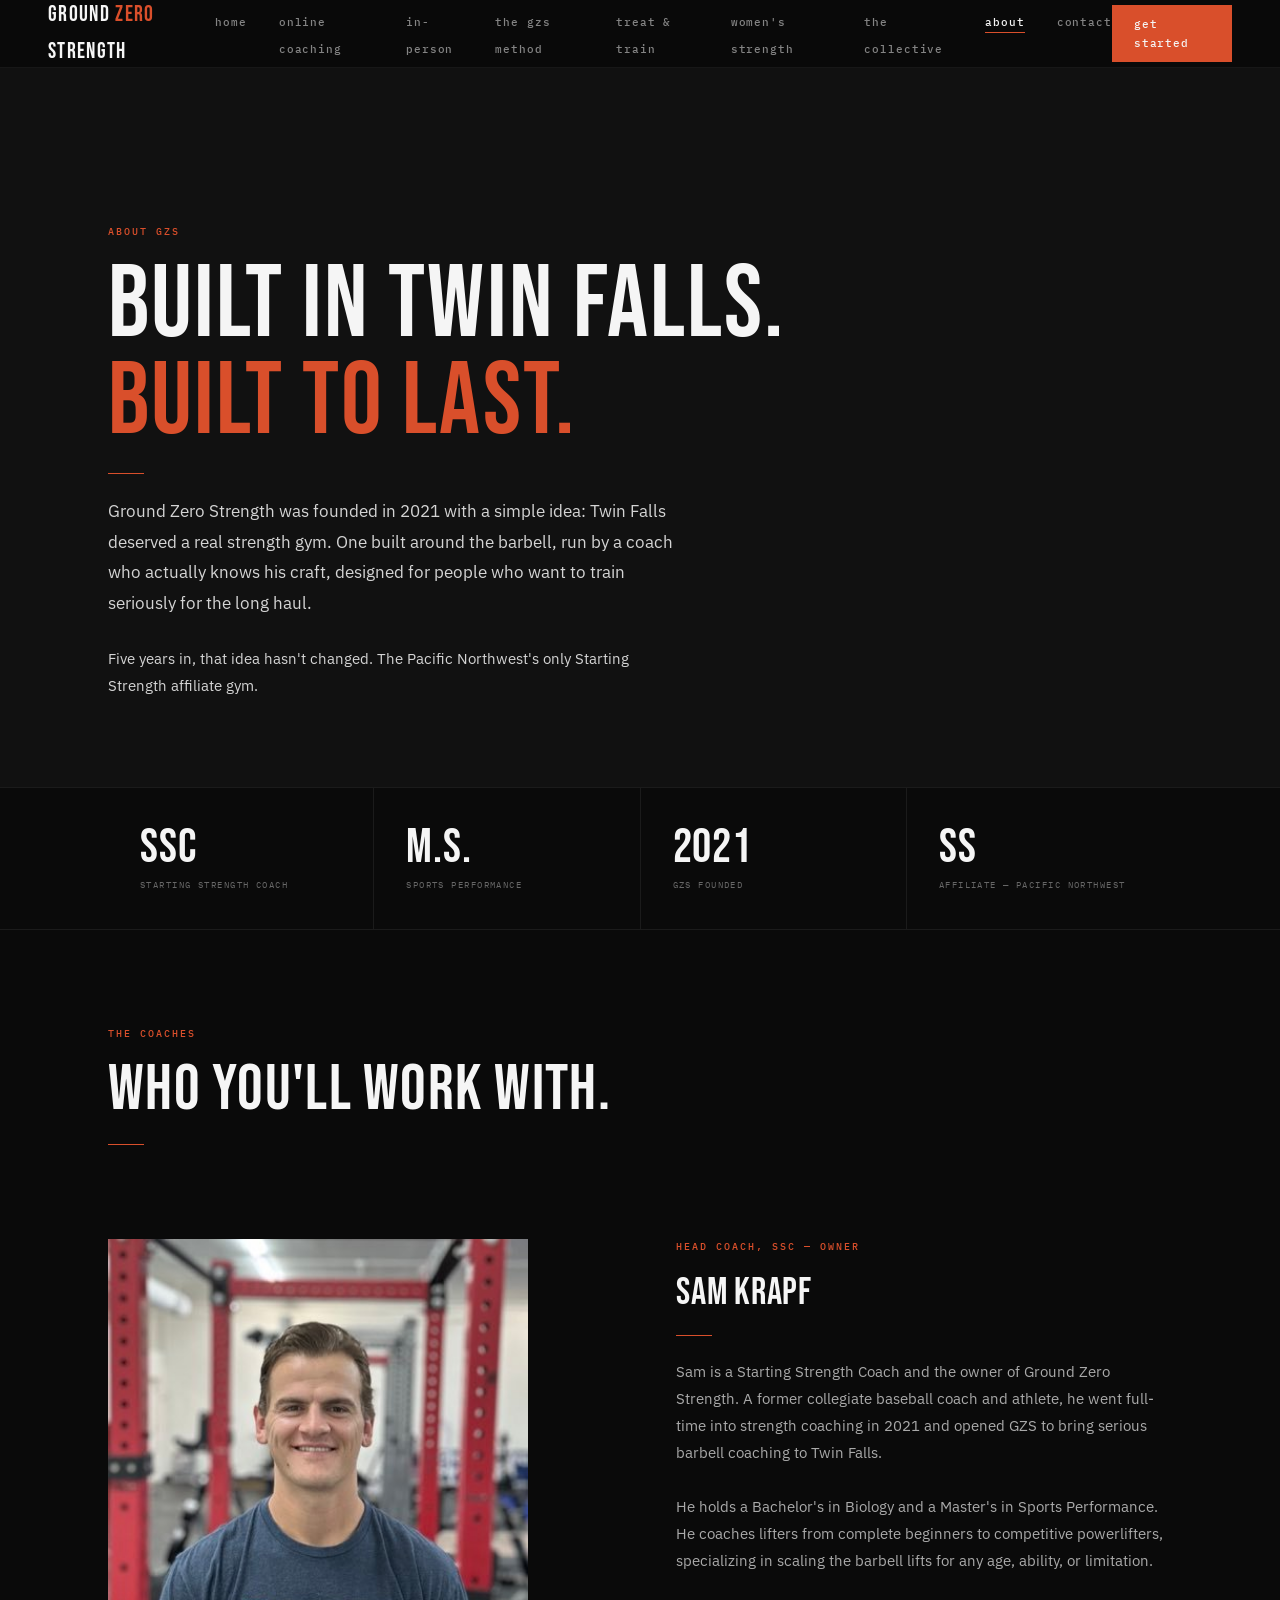
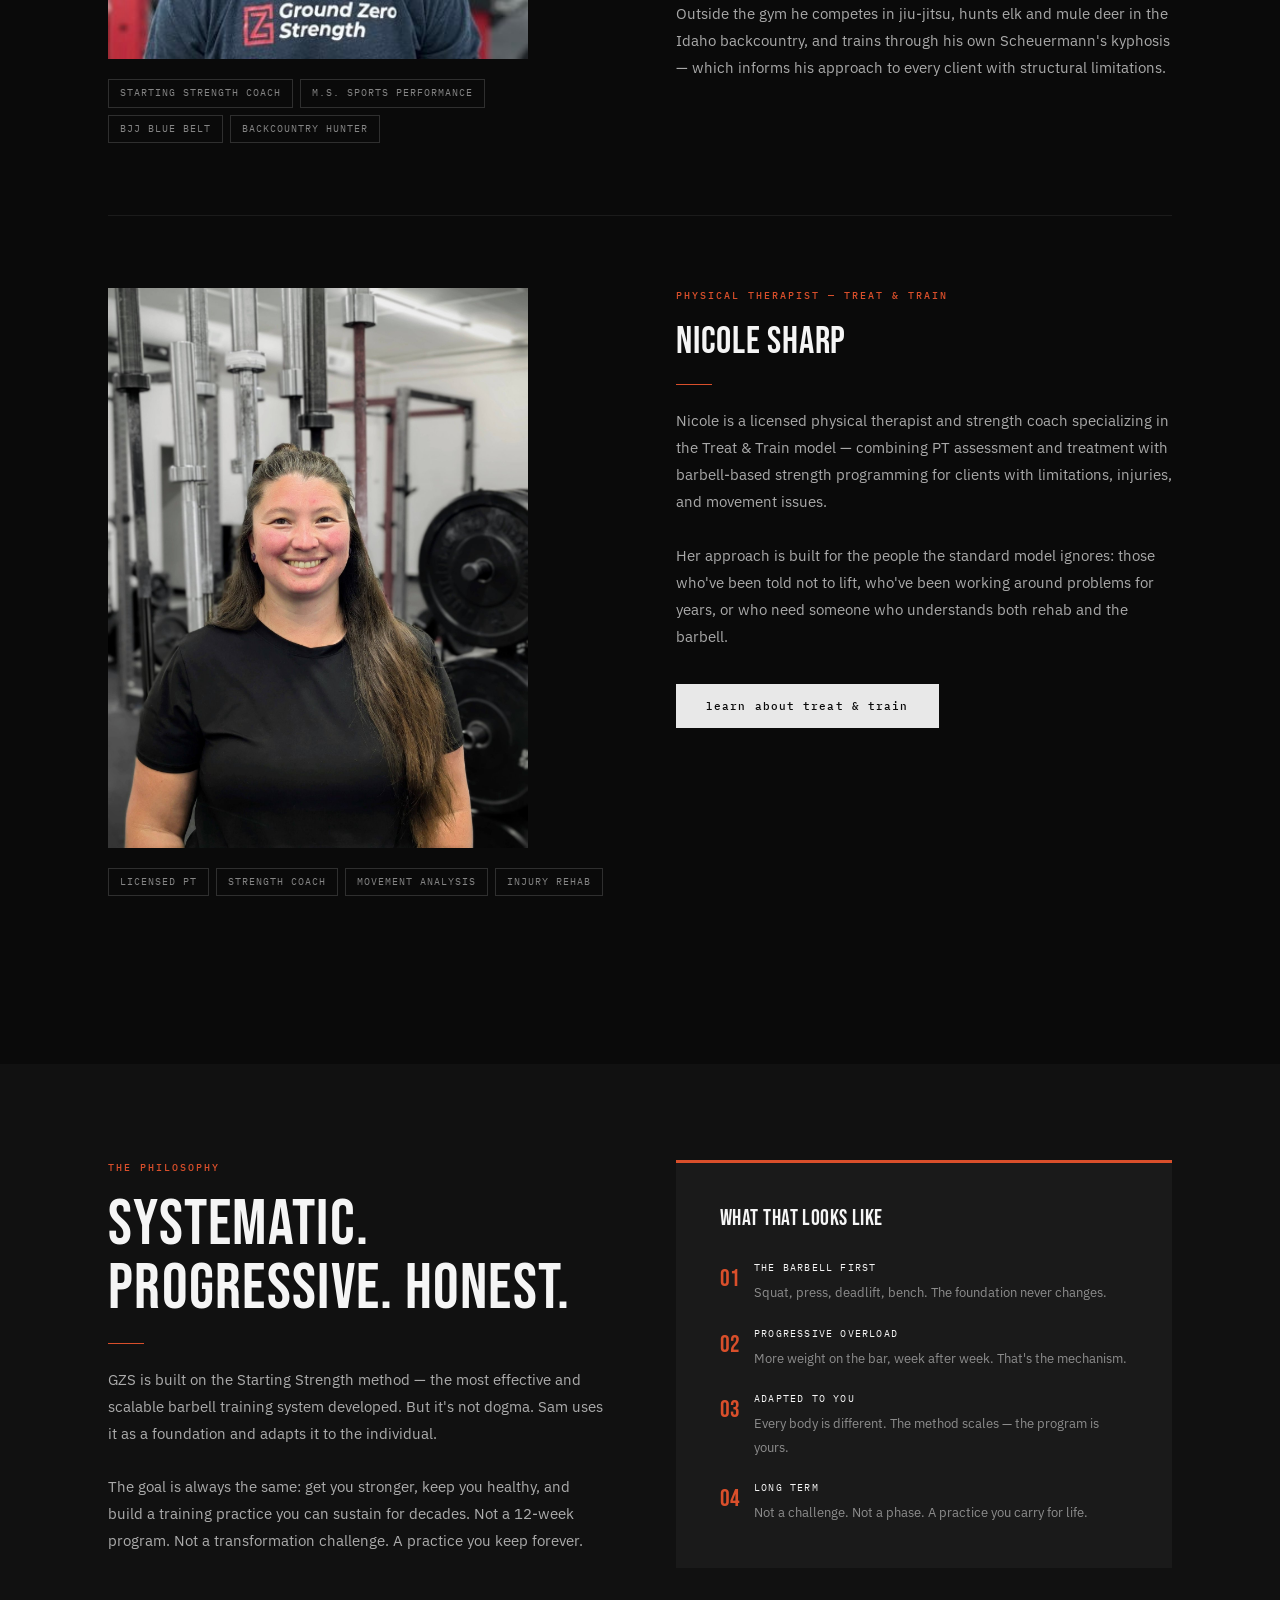
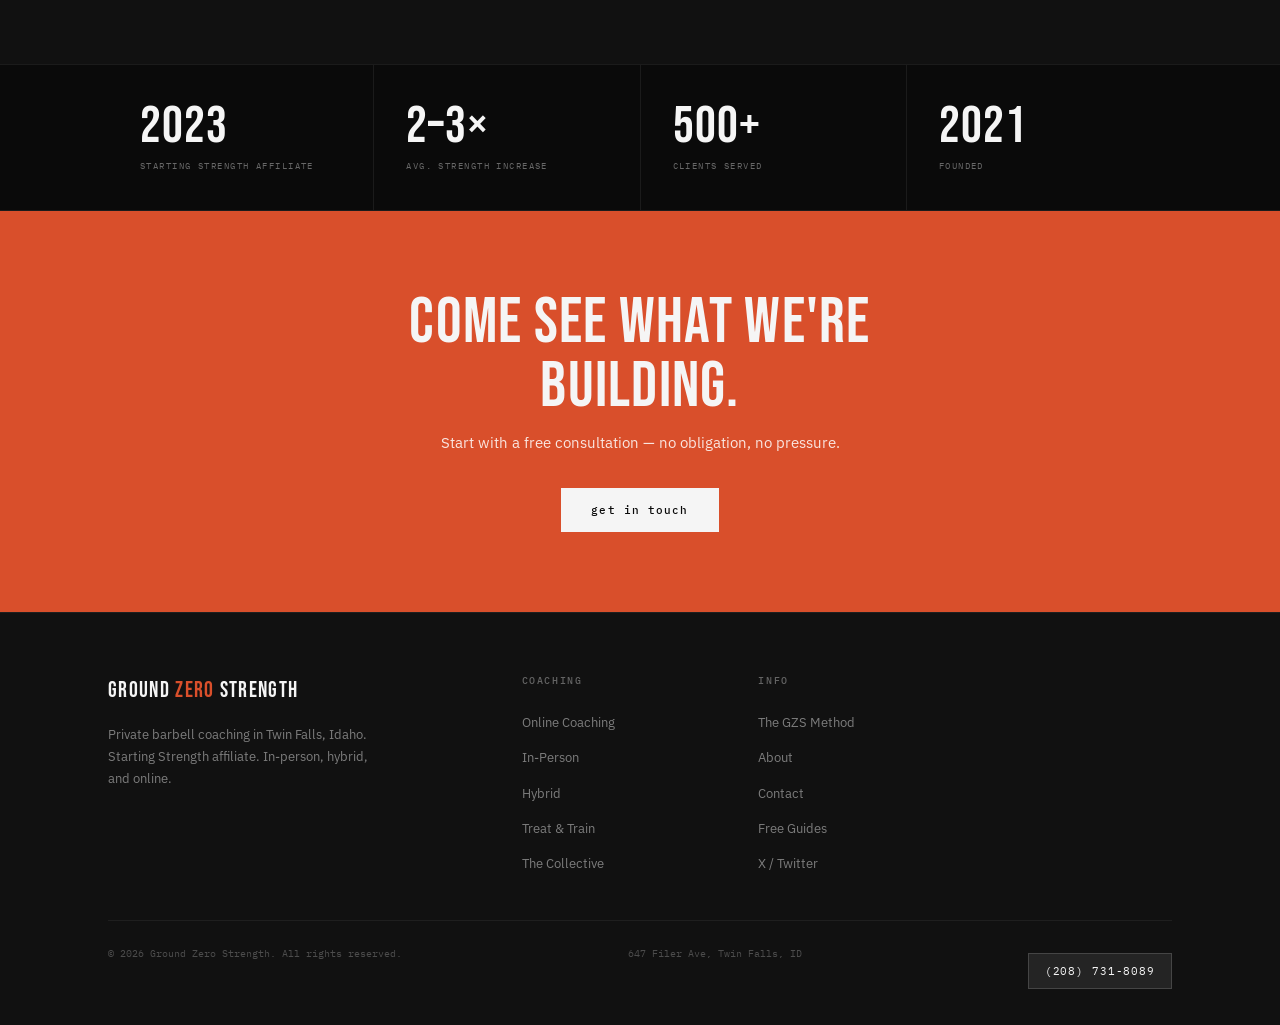
<file: about.html>
<!DOCTYPE html>
<html lang="en">
<head>
<meta charset="UTF-8">
<meta name="viewport" content="width=device-width, initial-scale=1.0">
<title>About — Ground Zero Strength | Twin Falls, Idaho</title>
<meta name="description" content="Ground Zero Strength was founded in 2021 in Twin Falls, Idaho. The Pacific Northwest's only Starting Strength affiliate gym, built around serious barbell coaching.">
<meta property="og:title" content="About Ground Zero Strength — Twin Falls, Idaho">
<meta property="og:description" content="Built in Twin Falls. Built to last. The Pacific Northwest's only Starting Strength affiliate gym.">
<meta property="og:url" content="https://groundzerostrength.com/about.html">
<link rel="canonical" href="https://groundzerostrength.com/about.html">
<link rel="preconnect" href="https://fonts.googleapis.com">
<link rel="stylesheet" href="shared.css">
<style>
.about-hero { padding: 156px 0 88px; background: var(--off-black); }
.about-hero h1 { color: var(--white); }
.about-hero h1 em { color: var(--accent); font-style: normal; }
.about-hero p { color: rgba(255,255,255,0.82); }

.cred-strip { background: var(--black); border-top: 1px solid rgba(255,255,255,0.07); border-bottom: 1px solid rgba(255,255,255,0.07); }
.cred-strip .wrap { display: flex; }
.cred-item { flex: 1; padding: 36px 32px; border-right: 1px solid rgba(255,255,255,0.07); }
.cred-item:last-child { border-right: none; }
.cred-val { font-family: var(--display); font-size: 48px; line-height: 1; color: var(--white); letter-spacing: 0.02em; }
.cred-lbl { font-family: var(--mono); font-size: 9px; letter-spacing: 0.16em; text-transform: uppercase; color: rgba(255,255,255,0.38); margin-top: 6px; }

.coaches-section { background: var(--black); }
.coach-card { display: grid; grid-template-columns: 1fr 1fr; gap: 72px; align-items: start; padding: 72px 0; border-bottom: 1px solid rgba(255,255,255,0.07); }
.coach-card:last-child { border-bottom: none; }
.coach-img { width: 100%; max-width: 420px; display: block; object-fit: cover; }
.coach-tags { display: flex; flex-wrap: wrap; gap: 7px; margin-top: 20px; }
.coach-tag { font-size: 10px; letter-spacing: 0.1em; text-transform: uppercase; color: rgba(255,255,255,0.5); padding: 5px 11px; border: 1px solid rgba(255,255,255,0.15); font-family: var(--mono); }

.philosophy-section { background: var(--off-black); }

.stat-strip { background: var(--black); border-top: 1px solid rgba(255,255,255,0.07); border-bottom: 1px solid rgba(255,255,255,0.07); }
.stat-strip .wrap { display: flex; }
.stat-item { flex: 1; padding: 36px 32px; border-right: 1px solid rgba(255,255,255,0.07); }
.stat-item:last-child { border-right: none; }
.stat-num { font-family: var(--display); font-size: 52px; line-height: 1; color: var(--white); letter-spacing: 0.02em; }
.stat-lbl { font-family: var(--mono); font-size: 9px; letter-spacing: 0.16em; text-transform: uppercase; color: rgba(255,255,255,0.38); margin-top: 6px; }

.about-cta { background: var(--accent); padding: 80px 0; text-align: center; }
.about-cta h2 { color: var(--white); margin-bottom: 10px; }
.about-cta p { color: rgba(255,255,255,0.85); margin-bottom: 32px; }

@media (max-width: 900px) {
  .about-hero { padding: 116px 0 60px; }
  .coach-card { grid-template-columns: 1fr; gap: 32px; }
  .cred-strip .wrap, .stat-strip .wrap { flex-wrap: wrap; }
  .cred-item, .stat-item { flex: 0 0 50%; border-right: none; border-bottom: 1px solid rgba(255,255,255,0.07); }
}
@media (max-width: 580px) {
  .cred-item, .stat-item { flex: 0 0 100%; }
}
</style>
</head>
<body>
<nav id="mainNav"></nav>
<div class="mob-menu" id="mobMenu"></div>
<div class="pt">

  <!-- HERO -->
  <div class="about-hero">
    <div class="wrap">
      <span class="eyebrow">About GZS</span>
      <h1>Built in Twin Falls.<br><em>Built to last.</em></h1>
      <div class="rule"></div>
      <p class="lg" style="max-width:580px;">Ground Zero Strength was founded in 2021 with a simple idea: Twin Falls deserved a real strength gym. One built around the barbell, run by a coach who actually knows his craft, designed for people who want to train seriously for the long haul.</p>
      <br>
      <p style="max-width:540px;">Five years in, that idea hasn't changed. The Pacific Northwest's only Starting Strength affiliate gym.</p>
    </div>
  </div>

  <!-- CRED STRIP -->
  <div class="cred-strip">
    <div class="wrap">
      <div class="cred-item"><div class="cred-val">SSC</div><div class="cred-lbl">Starting Strength Coach</div></div>
      <div class="cred-item"><div class="cred-val">M.S.</div><div class="cred-lbl">Sports Performance</div></div>
      <div class="cred-item"><div class="cred-val">2021</div><div class="cred-lbl">GZS Founded</div></div>
      <div class="cred-item"><div class="cred-val">SS</div><div class="cred-lbl">Affiliate — Pacific Northwest</div></div>
    </div>
  </div>

  <!-- COACHES -->
  <section class="coaches-section">
    <div class="wrap">
      <span class="eyebrow">The Coaches</span>
      <h2>Who you'll work with.</h2>
      <div class="rule"></div>

      <div class="coach-card">
        <div>
          <img src="sam.jpg" alt="Sam Krapf, Starting Strength Coach and owner of Ground Zero Strength" class="coach-img">
          <div class="coach-tags">
            <span class="coach-tag">Starting Strength Coach</span>
            <span class="coach-tag">M.S. Sports Performance</span>
            <span class="coach-tag">BJJ Blue Belt</span>
            <span class="coach-tag">Backcountry Hunter</span>
          </div>
        </div>
        <div>
          <span class="eyebrow">Head Coach, SSC — Owner</span>
          <h3>Sam Krapf</h3>
          <div class="rule"></div>
          <p>Sam is a Starting Strength Coach and the owner of Ground Zero Strength. A former collegiate baseball coach and athlete, he went full-time into strength coaching in 2021 and opened GZS to bring serious barbell coaching to Twin Falls.</p>
          <br>
          <p>He holds a Bachelor's in Biology and a Master's in Sports Performance. He coaches lifters from complete beginners to competitive powerlifters, specializing in scaling the barbell lifts for any age, ability, or limitation.</p>
          <br>
          <p>Outside the gym he competes in jiu-jitsu, hunts elk and mule deer in the Idaho backcountry, and trains through his own Scheuermann's kyphosis — which informs his approach to every client with structural limitations.</p>
        </div>
      </div>

      <div class="coach-card">
        <div>
          <img src="nicole.jpg" alt="Nicole Sharp, Physical Therapist and Strength Coach at Ground Zero Strength" class="coach-img">
          <div class="coach-tags">
            <span class="coach-tag">Licensed PT</span>
            <span class="coach-tag">Strength Coach</span>
            <span class="coach-tag">Movement Analysis</span>
            <span class="coach-tag">Injury Rehab</span>
          </div>
        </div>
        <div>
          <span class="eyebrow">Physical Therapist — Treat &amp; Train</span>
          <h3>Nicole Sharp</h3>
          <div class="rule"></div>
          <p>Nicole is a licensed physical therapist and strength coach specializing in the Treat &amp; Train model — combining PT assessment and treatment with barbell-based strength programming for clients with limitations, injuries, and movement issues.</p>
          <br>
          <p>Her approach is built for the people the standard model ignores: those who've been told not to lift, who've been working around problems for years, or who need someone who understands both rehab and the barbell.</p>
          <br>
          <a class="btn btn-dark" href="treat-and-train.html" style="margin-top:8px;">learn about treat &amp; train</a>
        </div>
      </div>

    </div>
  </section>

  <!-- PHILOSOPHY -->
  <section class="philosophy-section">
    <div class="wrap">
      <div class="g2" style="gap:72px;align-items:start;">
        <div>
          <span class="eyebrow">The Philosophy</span>
          <h2>Systematic. Progressive. Honest.</h2>
          <div class="rule"></div>
          <p>GZS is built on the Starting Strength method — the most effective and scalable barbell training system developed. But it's not dogma. Sam uses it as a foundation and adapts it to the individual.</p>
          <br>
          <p>The goal is always the same: get you stronger, keep you healthy, and build a training practice you can sustain for decades. Not a 12-week program. Not a transformation challenge. A practice you keep forever.</p>
        </div>
        <div style="background:rgba(255,255,255,0.04);padding:44px;border-top:3px solid var(--accent);">
          <h3 style="font-size:22px;margin-bottom:28px;">What that looks like</h3>
          <div style="display:flex;gap:14px;margin-bottom:20px;">
            <span style="color:var(--accent);font-family:var(--display);font-size:24px;flex-shrink:0;">01</span>
            <div><p style="font-family:var(--mono);font-size:10px;letter-spacing:0.12em;text-transform:uppercase;color:var(--white);margin-bottom:4px;">The Barbell First</p><p style="font-size:13px;color:rgba(255,255,255,0.5);">Squat, press, deadlift, bench. The foundation never changes.</p></div>
          </div>
          <div style="display:flex;gap:14px;margin-bottom:20px;">
            <span style="color:var(--accent);font-family:var(--display);font-size:24px;flex-shrink:0;">02</span>
            <div><p style="font-family:var(--mono);font-size:10px;letter-spacing:0.12em;text-transform:uppercase;color:var(--white);margin-bottom:4px;">Progressive Overload</p><p style="font-size:13px;color:rgba(255,255,255,0.5);">More weight on the bar, week after week. That's the mechanism.</p></div>
          </div>
          <div style="display:flex;gap:14px;margin-bottom:20px;">
            <span style="color:var(--accent);font-family:var(--display);font-size:24px;flex-shrink:0;">03</span>
            <div><p style="font-family:var(--mono);font-size:10px;letter-spacing:0.12em;text-transform:uppercase;color:var(--white);margin-bottom:4px;">Adapted to You</p><p style="font-size:13px;color:rgba(255,255,255,0.5);">Every body is different. The method scales — the program is yours.</p></div>
          </div>
          <div style="display:flex;gap:14px;">
            <span style="color:var(--accent);font-family:var(--display);font-size:24px;flex-shrink:0;">04</span>
            <div><p style="font-family:var(--mono);font-size:10px;letter-spacing:0.12em;text-transform:uppercase;color:var(--white);margin-bottom:4px;">Long Term</p><p style="font-size:13px;color:rgba(255,255,255,0.5);">Not a challenge. Not a phase. A practice you carry for life.</p></div>
          </div>
        </div>
      </div>
    </div>
  </section>

  <!-- STATS -->
  <div class="stat-strip">
    <div class="wrap">
      <div class="stat-item"><div class="stat-num">2023</div><div class="stat-lbl">Starting Strength Affiliate</div></div>
      <div class="stat-item"><div class="stat-num">2–3×</div><div class="stat-lbl">Avg. Strength Increase</div></div>
      <div class="stat-item"><div class="stat-num">500+</div><div class="stat-lbl">Clients Served</div></div>
      <div class="stat-item"><div class="stat-num">2021</div><div class="stat-lbl">Founded</div></div>
    </div>
  </div>

  <!-- CTA -->
  <div class="about-cta">
    <div class="wrap-sm">
      <h2>Come see what we're building.</h2>
      <p>Start with a free consultation — no obligation, no pressure.</p>
      <a class="btn btn-white" href="contact.html">Get in Touch</a>
    </div>
  </div>

  <footer id="mainFooter"></footer>
</div>
<script src="shared.js"></script>
<script>renderNav('about'); renderFooter(document.getElementById('mainFooter'));</script>
</body>
</html>
</file>
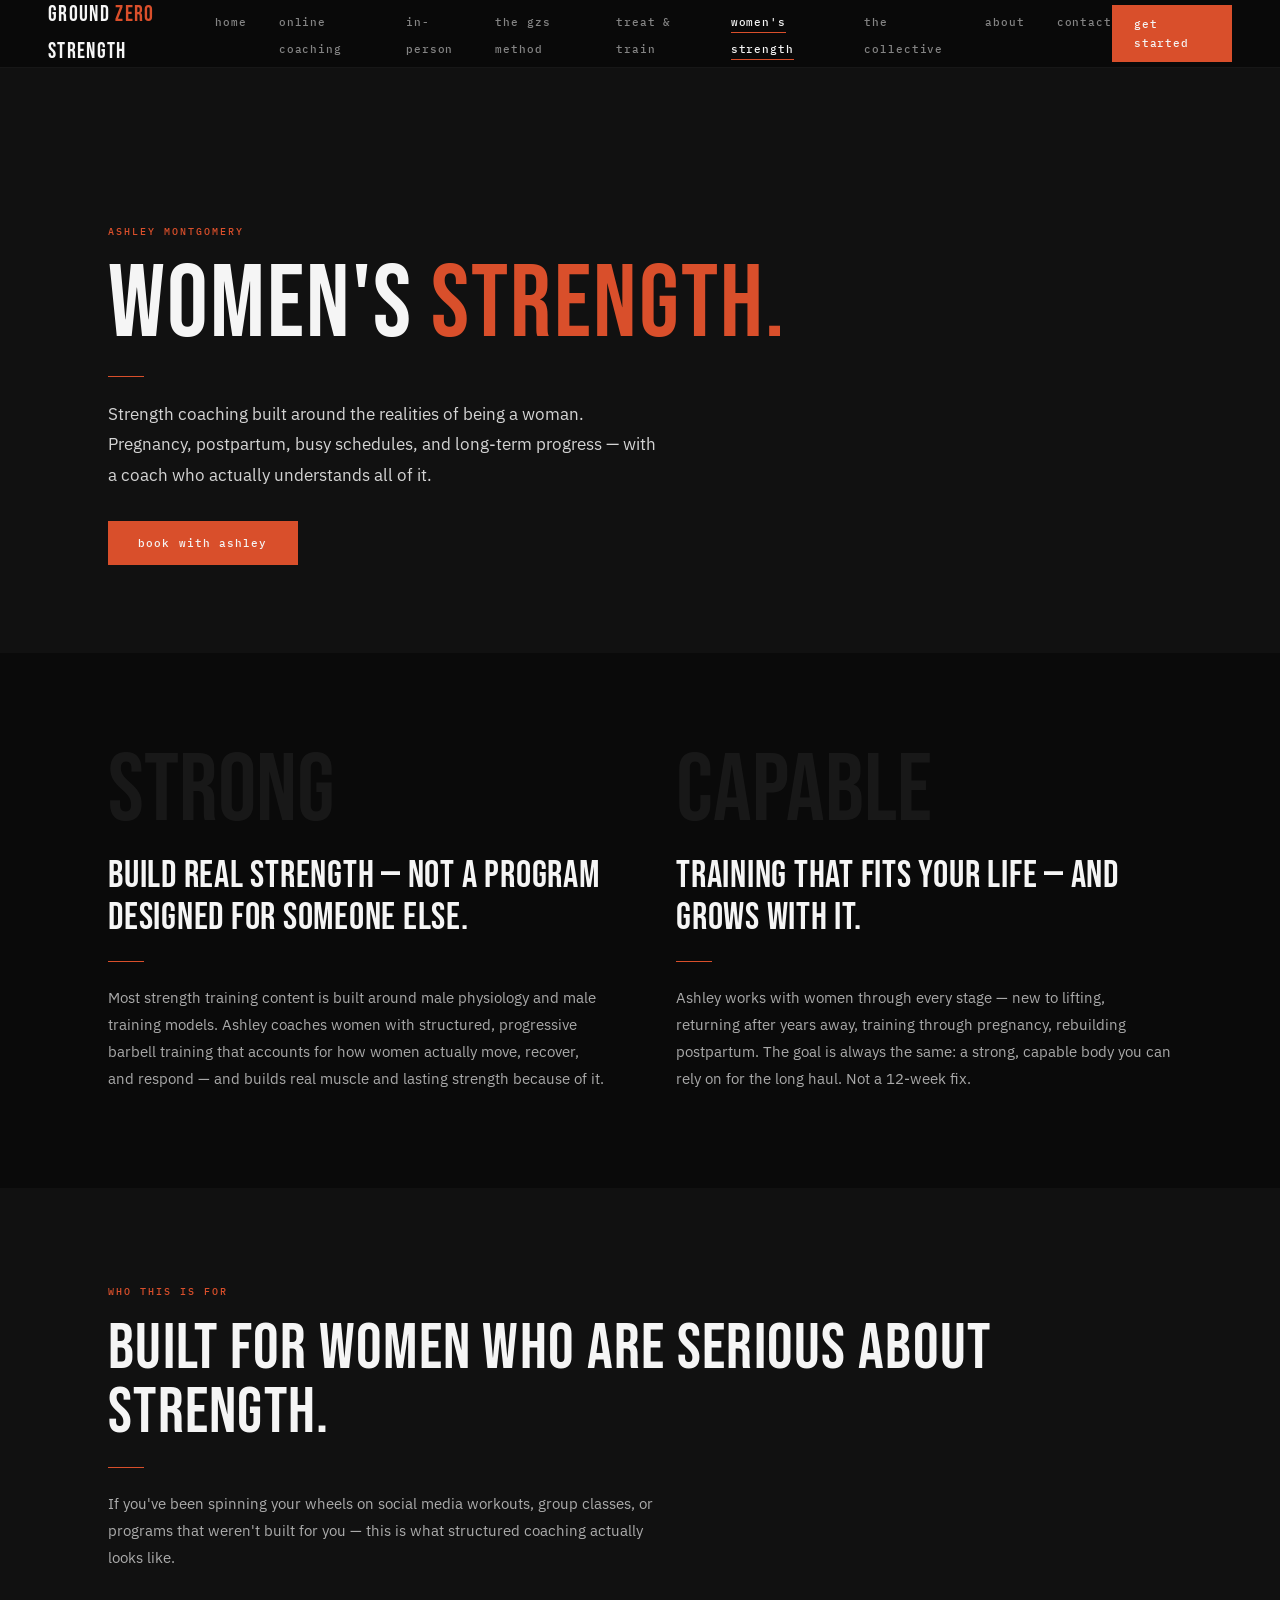
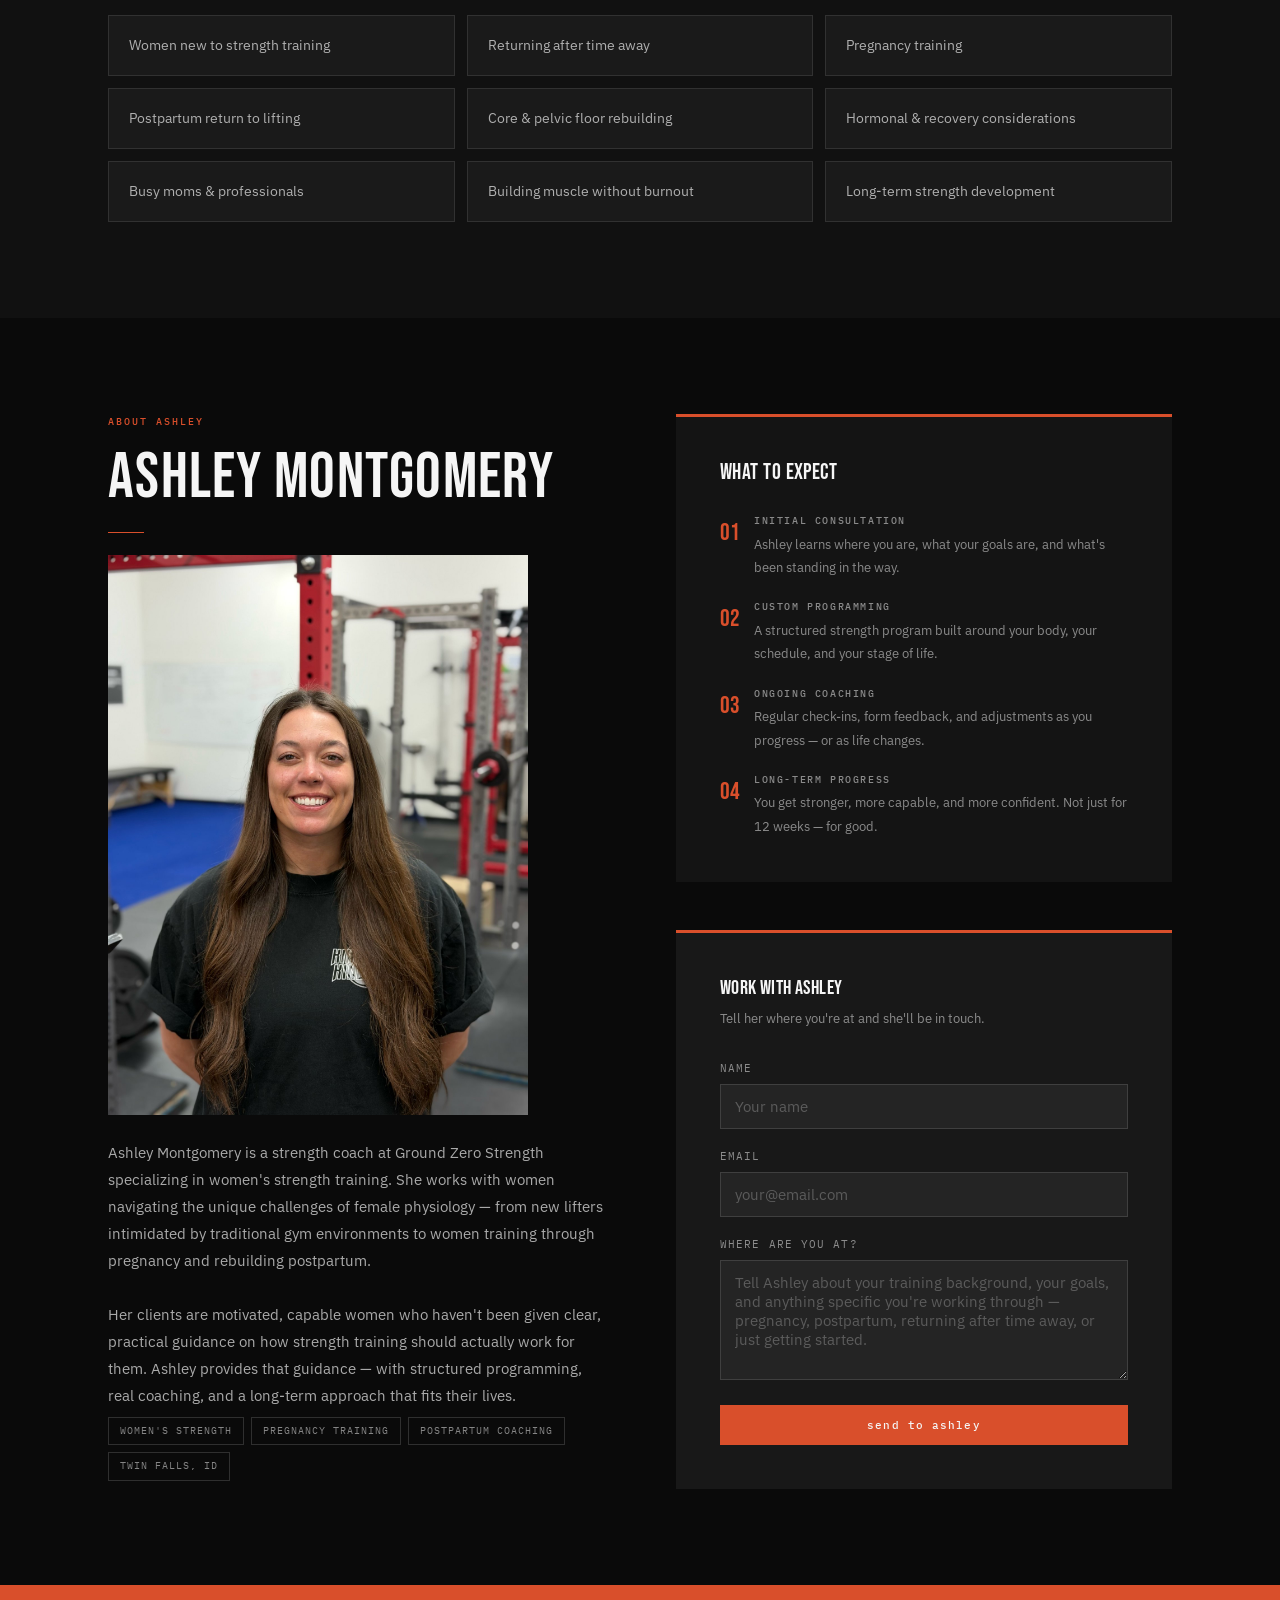
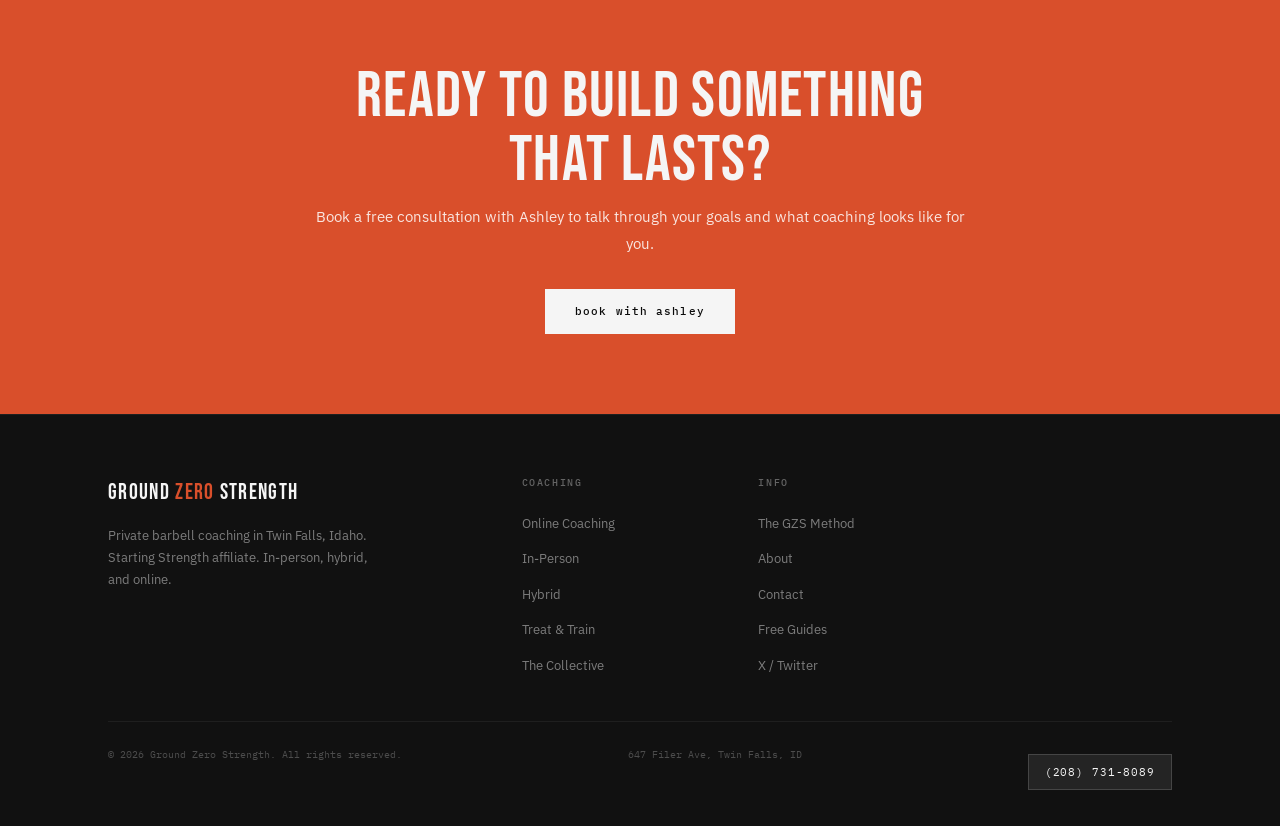
<file: ashley.html>
<!DOCTYPE html>
<html lang="en">
<head>
<meta charset="UTF-8">
<meta name="viewport" content="width=device-width, initial-scale=1.0">
<title>Women's Strength Coaching — Ground Zero Strength | Twin Falls, Idaho</title>
<meta name="description" content="Women's strength coaching with Ashley Montgomery at Ground Zero Strength in Twin Falls, Idaho. Pregnancy, postpartum, and long-term strength for women who are serious about building a capable body.">
<meta name="keywords" content="women's strength training Twin Falls, female strength coach Idaho, pregnancy strength training, postpartum strength training, Ashley Montgomery coach">
<meta property="og:title" content="Women's Strength Coaching — Ground Zero Strength">
<meta property="og:description" content="Strength coaching built for women — pregnancy, postpartum, and long-term training with Ashley Montgomery at Ground Zero Strength.">
<meta property="og:url" content="https://groundzerostrength.com/womens-strength.html">
<link rel="canonical" href="https://groundzerostrength.com/womens-strength.html">
<script type="application/ld+json">
{
  "@context": "https://schema.org",
  "@type": "Service",
  "name": "Women's Strength Coaching",
  "provider": { "@type": "Person", "name": "Ashley Montgomery", "jobTitle": "Strength Coach" },
  "description": "Strength coaching for women navigating pregnancy, postpartum, and long-term training at Ground Zero Strength.",
  "areaServed": { "@type": "City", "name": "Twin Falls", "addressRegion": "ID" }
}
</script>
<link rel="preconnect" href="https://fonts.googleapis.com">
<link rel="stylesheet" href="shared.css">
<style>
.ash-hero { padding: 156px 0 88px; background: var(--off-black); }
.ash-hero h1 { color: var(--white); }
.ash-hero h1 em { color: var(--accent); font-style: normal; }
.ash-hero .rule { background: var(--accent); }
.ash-hero p { color: rgba(255,255,255,0.82); }
.tt-word { font-family: var(--display); font-size: clamp(56px, 8vw, 96px); line-height: 0.9; color: rgba(255,255,255,0.06); margin-bottom: 20px; }
.conds { display: grid; grid-template-columns: repeat(3,1fr); gap: 12px; margin-top: 44px; }
.cond { padding: 18px 20px; border: 1px solid rgba(255,255,255,0.1); font-size: 14px; color: rgba(255,255,255,0.65); background: rgba(255,255,255,0.04); font-weight: 400; }
.process-box { background: rgba(255,255,255,0.04); padding: 44px; border-top: 3px solid var(--accent); }
.proc-item { display: flex; gap: 14px; margin-bottom: 20px; }
.proc-item:last-child { margin-bottom: 0; }
.proc-num { color: var(--accent); font-family: var(--display); font-size: 24px; flex-shrink: 0; }
.proc-item h4 { margin-bottom: 3px; }
.proc-item p { font-size: 13px; color: rgba(255,255,255,0.5); }
.tags { display: flex; flex-wrap: wrap; gap: 7px; margin-top: 8px; }
.tag { font-size: 10px; letter-spacing: 0.1em; text-transform: uppercase; color: rgba(255,255,255,0.5); padding: 5px 11px; border: 1px solid rgba(255,255,255,0.15); font-family: var(--mono); }
.ash-cta { background: var(--accent); padding: 80px 0; text-align: center; }
.ash-cta h2 { color: var(--white); margin-bottom: 10px; }
.ash-cta p { color: rgba(255,255,255,0.85); margin-bottom: 32px; }
.ash-form { background: rgba(255,255,255,0.06); padding: 44px; border-top: 3px solid var(--accent); margin-top: 48px; }
.ash-form h3 { color: var(--white); margin-bottom: 8px; font-size: 20px; }
.ash-form p.form-sub { font-size: 13px; color: rgba(255,255,255,0.5); margin-bottom: 28px; }
.form-field { margin-bottom: 18px; }
.form-field label { display: block; font-size: 11px; letter-spacing: 0.1em; text-transform: uppercase; font-family: var(--mono); color: rgba(255,255,255,0.5); margin-bottom: 7px; }
.form-field input,
.form-field textarea { width: 100%; background: rgba(255,255,255,0.05); border: 1px solid rgba(255,255,255,0.12); color: var(--white); font-family: var(--sans); font-size: 15px; padding: 12px 14px; outline: none; box-sizing: border-box; transition: border-color 0.2s; }
.form-field input:focus,
.form-field textarea:focus { border-color: var(--accent); }
.form-field textarea { resize: vertical; min-height: 120px; }
.form-field input::placeholder,
.form-field textarea::placeholder { color: rgba(255,255,255,0.25); }
@media (max-width: 900px) {
  .ash-hero { padding: 116px 0 60px; }
  .conds { grid-template-columns: 1fr 1fr; }
  .ash-form { padding: 28px; }
}
@media (max-width: 580px) { .conds { grid-template-columns: 1fr; } }
</style>
</head>
<body>
<nav id="mainNav"></nav>
<div class="mob-menu" id="mobMenu"></div>
<div class="pt">

  <div class="ash-hero">
    <div class="wrap">
      <span class="eyebrow" style="color:var(--accent)">Ashley Montgomery</span>
      <h1>Women's <em>Strength.</em></h1>
      <div class="rule"></div>
      <p class="lg" style="max-width:560px;">Strength coaching built around the realities of being a woman. Pregnancy, postpartum, busy schedules, and long-term progress — with a coach who actually understands all of it.</p>
      <br>
      <a class="btn btn-accent" href="contact.html" style="margin-top:4px;">Book with Ashley</a>
    </div>
  </div>

  <section>
    <div class="wrap">
      <div class="g2" style="gap:72px;align-items:start;">
        <div>
          <div class="tt-word">Strong</div>
          <h3>Build real strength — not a program designed for someone else.</h3>
          <div class="rule"></div>
          <p>Most strength training content is built around male physiology and male training models. Ashley coaches women with structured, progressive barbell training that accounts for how women actually move, recover, and respond — and builds real muscle and lasting strength because of it.</p>
        </div>
        <div>
          <div class="tt-word">Capable</div>
          <h3>Training that fits your life — and grows with it.</h3>
          <div class="rule"></div>
          <p>Ashley works with women through every stage — new to lifting, returning after years away, training through pregnancy, rebuilding postpartum. The goal is always the same: a strong, capable body you can rely on for the long haul. Not a 12-week fix.</p>
        </div>
      </div>
    </div>
  </section>

  <section style="background:var(--off-black);">
    <div class="wrap">
      <span class="eyebrow">Who This Is For</span>
      <h2>Built for women who are serious about strength.</h2>
      <div class="rule"></div>
      <p style="max-width:560px;">If you've been spinning your wheels on social media workouts, group classes, or programs that weren't built for you — this is what structured coaching actually looks like.</p>
      <div class="conds">
        <div class="cond">Women new to strength training</div>
        <div class="cond">Returning after time away</div>
        <div class="cond">Pregnancy training</div>
        <div class="cond">Postpartum return to lifting</div>
        <div class="cond">Core &amp; pelvic floor rebuilding</div>
        <div class="cond">Hormonal &amp; recovery considerations</div>
        <div class="cond">Busy moms &amp; professionals</div>
        <div class="cond">Building muscle without burnout</div>
        <div class="cond">Long-term strength development</div>
      </div>
    </div>
  </section>

  <section>
    <div class="wrap">
      <div class="g2" style="gap:72px;align-items:start;">
        <div>
          <span class="eyebrow">About Ashley</span>
          <h2>Ashley Montgomery</h2>
          <div class="rule"></div>
          <img src="ashley.jpg" alt="Ashley Montgomery, Women's Strength Coach at Ground Zero Strength" style="width:100%;max-width:420px;display:block;margin-bottom:24px;object-fit:cover;">
          <p>Ashley Montgomery is a strength coach at Ground Zero Strength specializing in women's strength training. She works with women navigating the unique challenges of female physiology — from new lifters intimidated by traditional gym environments to women training through pregnancy and rebuilding postpartum.</p>
          <br>
          <p>Her clients are motivated, capable women who haven't been given clear, practical guidance on how strength training should actually work for them. Ashley provides that guidance — with structured programming, real coaching, and a long-term approach that fits their lives.</p>
          <div class="tags"><span class="tag">Women's Strength</span><span class="tag">Pregnancy Training</span><span class="tag">Postpartum Coaching</span><span class="tag">Twin Falls, ID</span></div>
        </div>
        <div>
          <div class="process-box">
            <h3 style="margin-bottom:28px;font-size:22px;">What to expect</h3>
            <div class="proc-item"><span class="proc-num">01</span><div><h4>Initial Consultation</h4><p>Ashley learns where you are, what your goals are, and what's been standing in the way.</p></div></div>
            <div class="proc-item"><span class="proc-num">02</span><div><h4>Custom Programming</h4><p>A structured strength program built around your body, your schedule, and your stage of life.</p></div></div>
            <div class="proc-item"><span class="proc-num">03</span><div><h4>Ongoing Coaching</h4><p>Regular check-ins, form feedback, and adjustments as you progress — or as life changes.</p></div></div>
            <div class="proc-item"><span class="proc-num">04</span><div><h4>Long-Term Progress</h4><p>You get stronger, more capable, and more confident. Not just for 12 weeks — for good.</p></div></div>
          </div>
          <div class="ash-form">
            <h3>Work with Ashley</h3>
            <p class="form-sub">Tell her where you're at and she'll be in touch.</p>
            <form name="ashley-contact" method="POST" data-netlify="true">
              <input type="hidden" name="form-name" value="ashley-contact">
              <div class="form-field">
                <label for="ash-name">Name</label>
                <input type="text" id="ash-name" name="name" placeholder="Your name" required>
              </div>
              <div class="form-field">
                <label for="ash-email">Email</label>
                <input type="email" id="ash-email" name="email" placeholder="your@email.com" required>
              </div>
              <div class="form-field">
                <label for="ash-msg">Where are you at?</label>
                <textarea id="ash-msg" name="message" placeholder="Tell Ashley about your training background, your goals, and anything specific you're working through — pregnancy, postpartum, returning after time away, or just getting started." required></textarea>
              </div>
              <button type="submit" class="btn btn-accent" style="width:100%;">Send to Ashley</button>
            </form>
          </div>
        </div>
      </div>
    </div>
  </section>

  <div class="ash-cta">
    <div class="wrap-sm">
      <h2>Ready to build something that lasts?</h2>
      <p>Book a free consultation with Ashley to talk through your goals and what coaching looks like for you.</p>
      <a class="btn btn-white" href="contact.html">Book with Ashley</a>
    </div>
  </div>

  <footer id="mainFooter"></footer>
</div>
<script src="shared.js"></script>
<script>renderNav('ashley'); renderFooter(document.getElementById('mainFooter'));</script>
</body>
</html>
</file>
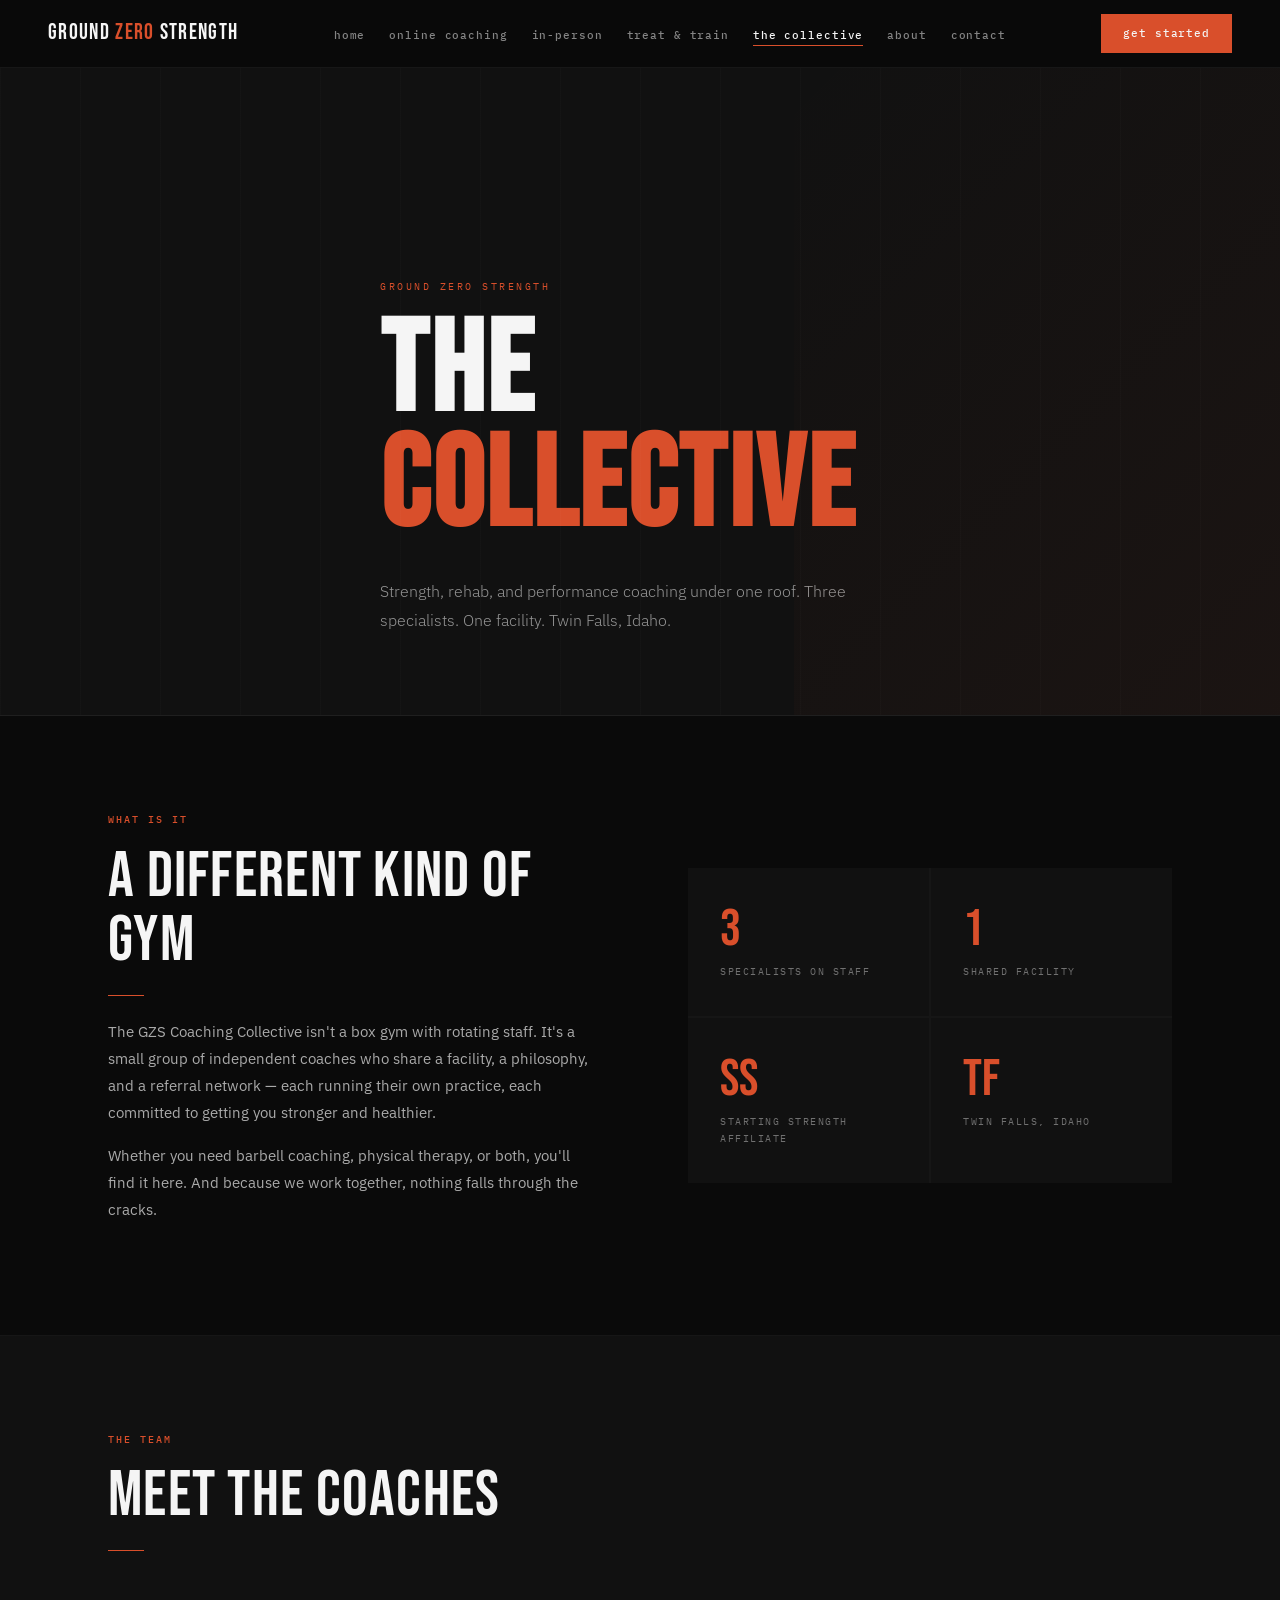
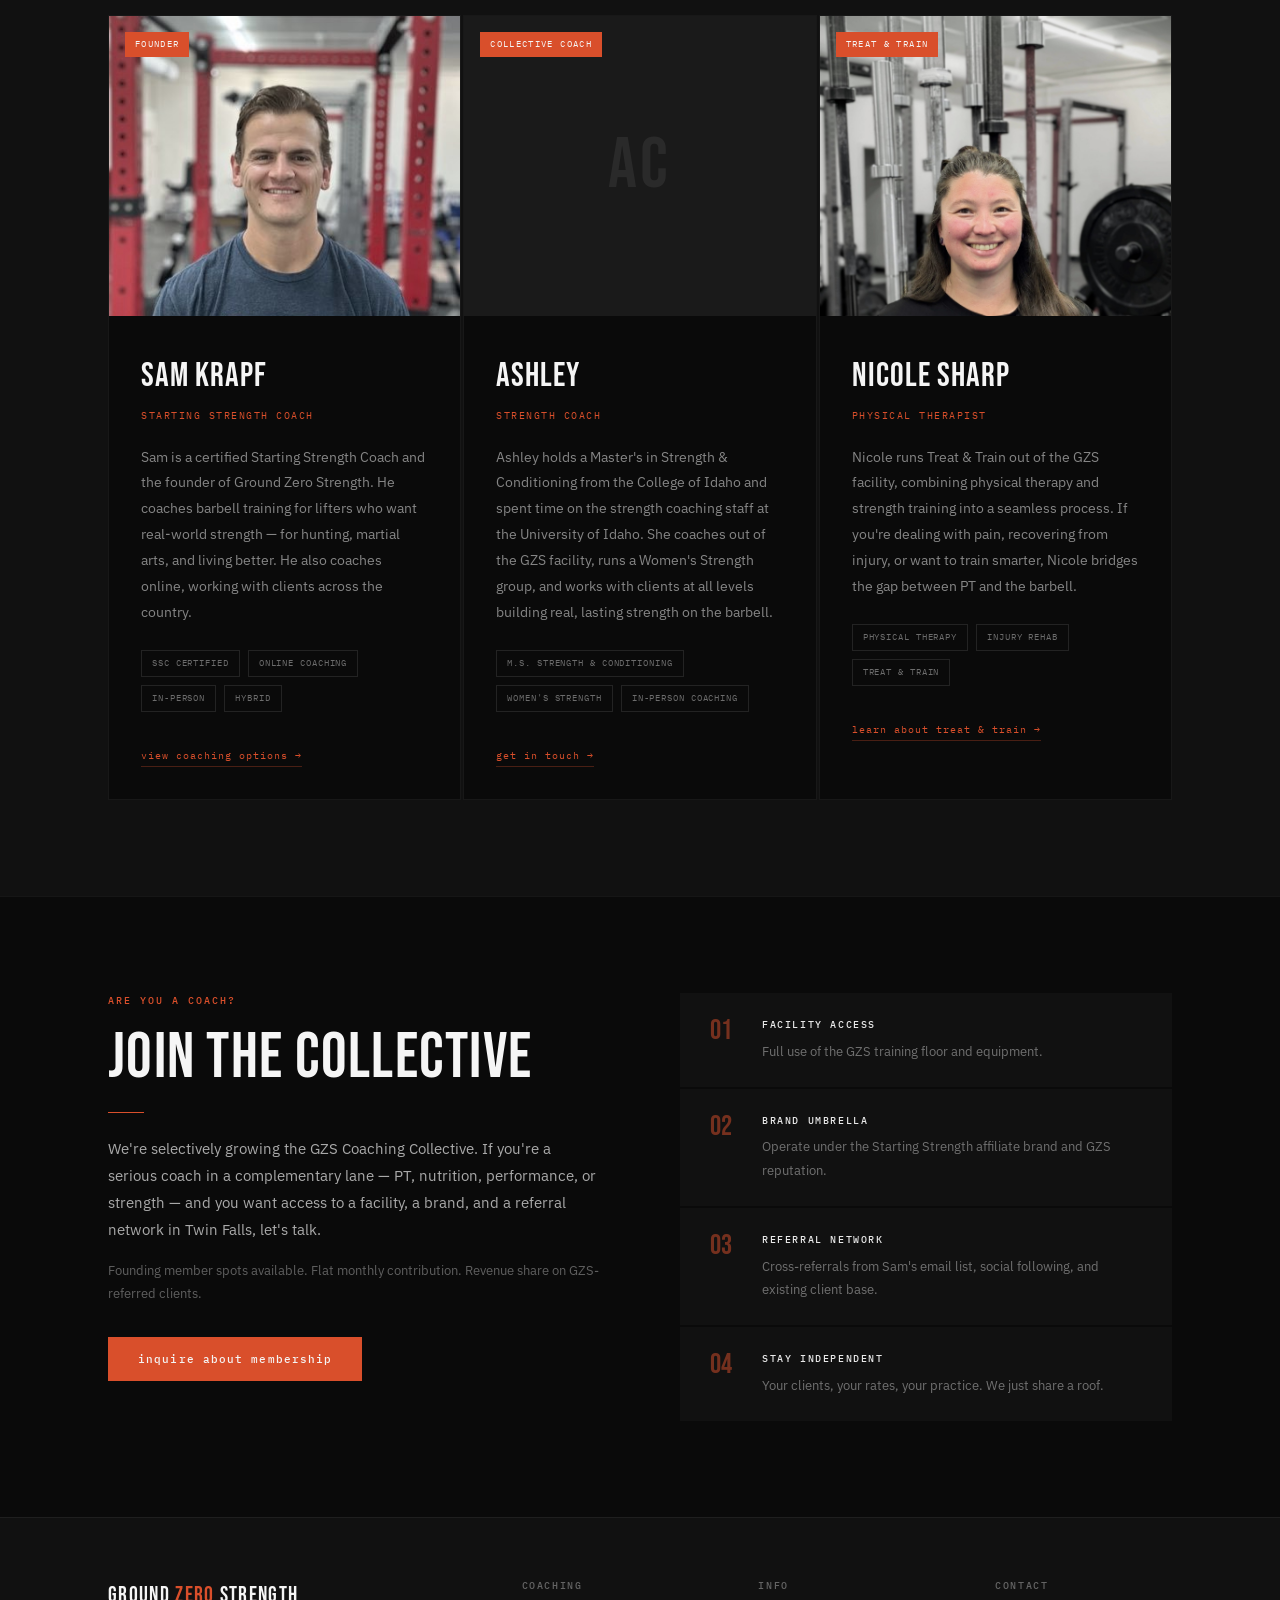
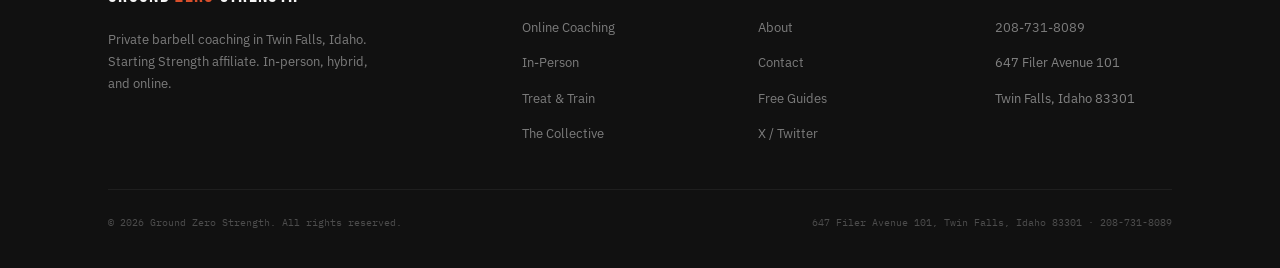
<file: collective (2).html>
<!DOCTYPE html>
<html lang="en">
<head>
<meta charset="UTF-8">
<meta name="viewport" content="width=device-width, initial-scale=1.0">
<title>The Collective — Ground Zero Strength | Twin Falls, Idaho</title>
<meta name="description" content="The GZS Coaching Collective brings together strength, rehab, and performance coaches under one roof in Twin Falls, Idaho.">
<link rel="preconnect" href="https://fonts.googleapis.com">
<link href="https://fonts.googleapis.com/css2?family=Bebas+Neue&family=IBM+Plex+Mono:wght@400;500&family=IBM+Plex+Sans:wght@300;400;500;600&display=swap" rel="stylesheet">
<style>
*, *::before, *::after { box-sizing: border-box; margin: 0; padding: 0; }
:root {
  --black: #0a0a0a; --off-black: #111111; --dark: #1a1a1a;
  --off-white: #e8e8e8; --white: #f5f5f5; --accent: #d94f2b;
  --display: 'Bebas Neue', Impact, sans-serif;
  --mono: 'IBM Plex Mono', 'Courier New', monospace;
  --sans: 'IBM Plex Sans', system-ui, sans-serif;
}
html { scroll-behavior: smooth; }
body { font-family: var(--sans); background: var(--black); color: var(--off-white); line-height: 1.65; font-weight: 400; overflow-x: hidden; }

/* NAV */
nav { position: fixed; top: 0; left: 0; right: 0; z-index: 200; display: flex; align-items: center; justify-content: space-between; padding: 0 48px; height: 68px; background: rgba(10,10,10,0.97); backdrop-filter: blur(16px); border-bottom: 1px solid rgba(255,255,255,0.06); transition: box-shadow 0.3s; }
.nav-logo { font-family: var(--display); font-size: 22px; letter-spacing: 0.06em; color: var(--white); text-decoration: none; }
.nav-logo span { color: var(--accent); }
.nav-links { display: flex; gap: 24px; list-style: none; }
.nav-links a { font-family: var(--mono); font-size: 11px; font-weight: 500; letter-spacing: 0.08em; text-transform: lowercase; color: rgba(255,255,255,0.5); text-decoration: none; transition: color 0.2s; padding-bottom: 3px; border-bottom: 1px solid transparent; }
.nav-links a:hover, .nav-links a.active { color: var(--white); border-bottom-color: var(--accent); }
.nav-cta { background: var(--accent); color: var(--white); padding: 10px 22px; font-family: var(--mono); font-size: 11px; font-weight: 500; letter-spacing: 0.08em; text-transform: lowercase; text-decoration: none; transition: background 0.2s; }
.nav-cta:hover { background: #c0431f; }
.mob-toggle { display: none; background: none; border: none; cursor: pointer; flex-direction: column; gap: 5px; padding: 4px; }
.mob-toggle span { display: block; width: 22px; height: 1.5px; background: var(--white); }
.mob-menu { display: none; position: fixed; top: 68px; left: 0; right: 0; bottom: 0; background: var(--black); z-index: 199; padding: 40px 28px; flex-direction: column; overflow-y: auto; }
.mob-menu.open { display: flex; }
.mob-menu a { font-family: var(--display); font-size: 36px; letter-spacing: 0.04em; color: var(--white); text-decoration: none; padding: 20px 0; border-bottom: 1px solid rgba(255,255,255,0.07); }

/* UTILS */
.pt { padding-top: 68px; }
.wrap { max-width: 1160px; margin: 0 auto; padding: 0 48px; }
section { padding: 96px 0; }
.eyebrow { font-family: var(--mono); font-size: 10px; font-weight: 500; letter-spacing: 0.2em; text-transform: uppercase; color: var(--accent); margin-bottom: 16px; display: block; }
h2 { font-family: var(--display); font-size: clamp(38px, 5vw, 68px); font-weight: 400; line-height: 1.0; letter-spacing: 0.02em; color: var(--white); }
h4 { font-family: var(--mono); font-size: 10px; font-weight: 500; letter-spacing: 0.16em; color: rgba(255,255,255,0.5); text-transform: uppercase; }
p { font-size: 15px; line-height: 1.8; color: rgba(255,255,255,0.65); font-weight: 400; }
.rule { width: 36px; height: 1px; background: var(--accent); margin: 22px 0; }
.btn { display: inline-block; padding: 13px 30px; font-family: var(--mono); font-size: 11px; font-weight: 500; letter-spacing: 0.1em; text-transform: lowercase; cursor: pointer; text-decoration: none; transition: all 0.22s; border: none; }
.btn-accent { background: var(--accent); color: var(--white); }
.btn-accent:hover { background: #c0431f; }

/* HERO */
.collective-hero { min-height: 72vh; display: flex; align-items: flex-end; padding: 140px 0 80px; position: relative; overflow: hidden; background: var(--off-black); border-bottom: 1px solid rgba(255,255,255,0.06); }
.collective-hero::before { content: ''; position: absolute; inset: 0; background: repeating-linear-gradient(90deg, rgba(255,255,255,0.015) 0px, rgba(255,255,255,0.015) 1px, transparent 1px, transparent 80px); pointer-events: none; }
.hero-label { font-family: var(--mono); font-size: 10px; letter-spacing: 0.25em; text-transform: uppercase; color: var(--accent); display: block; margin-bottom: 20px; }
.hero-title { font-family: var(--display); font-size: clamp(72px, 10vw, 140px); line-height: 0.9; letter-spacing: 0.02em; color: var(--white); margin-bottom: 32px; }
.hero-title span { color: var(--accent); }
.hero-sub { font-size: 16px; line-height: 1.8; color: rgba(255,255,255,0.55); max-width: 520px; font-weight: 300; }
.hero-accent-block { position: absolute; right: 0; top: 0; bottom: 0; width: 38%; background: linear-gradient(135deg, transparent 0%, rgba(217,79,43,0.05) 100%); pointer-events: none; }

/* WHAT */
.what-section { background: var(--black); padding: 96px 0; border-bottom: 1px solid rgba(255,255,255,0.05); }
.what-grid { display: grid; grid-template-columns: 1fr 1fr; gap: 96px; align-items: center; }
.what-content p { margin-bottom: 16px; }
.what-stats { display: grid; grid-template-columns: 1fr 1fr; gap: 2px; background: rgba(255,255,255,0.05); }
.stat-box { background: var(--off-black); padding: 36px 32px; }
.stat-num { font-family: var(--display); font-size: 52px; color: var(--accent); line-height: 1; margin-bottom: 8px; }
.stat-label { font-family: var(--mono); font-size: 10px; letter-spacing: 0.15em; text-transform: uppercase; color: rgba(255,255,255,0.4); }

/* COACHES */
.coaches-section { background: var(--off-black); padding: 96px 0; }
.section-header { margin-bottom: 64px; }
.coaches-grid { display: grid; grid-template-columns: repeat(3, 1fr); gap: 2px; }
.coach-card { background: var(--black); border: 1px solid rgba(255,255,255,0.06); overflow: hidden; transition: border-color 0.3s; }
.coach-card:hover { border-color: rgba(217,79,43,0.4); }
.coach-img-wrap { position: relative; height: 300px; overflow: hidden; background: var(--dark); }
.coach-img-wrap img { width: 100%; height: 100%; object-fit: cover; object-position: center top; filter: grayscale(15%); transition: transform 0.5s ease, filter 0.3s; }
.coach-card:hover .coach-img-wrap img { transform: scale(1.04); filter: grayscale(0%); }
.coach-img-placeholder { width: 100%; height: 100%; display: flex; align-items: center; justify-content: center; background: var(--dark); }
.coach-img-placeholder span { font-family: var(--display); font-size: 72px; color: rgba(255,255,255,0.07); letter-spacing: 0.05em; }
.coach-tag { position: absolute; top: 16px; left: 16px; background: var(--accent); color: var(--white); font-family: var(--mono); font-size: 9px; letter-spacing: 0.15em; text-transform: uppercase; padding: 5px 10px; }
.coach-body { padding: 32px; }
.coach-name { font-family: var(--display); font-size: 34px; color: var(--white); letter-spacing: 0.03em; margin-bottom: 4px; }
.coach-title { font-family: var(--mono); font-size: 10px; letter-spacing: 0.15em; text-transform: uppercase; color: var(--accent); margin-bottom: 20px; }
.coach-bio { font-size: 14px; line-height: 1.85; color: rgba(255,255,255,0.5); margin-bottom: 24px; }
.coach-creds { display: flex; flex-wrap: wrap; gap: 8px; margin-bottom: 28px; }
.cred { font-family: var(--mono); font-size: 9px; letter-spacing: 0.1em; text-transform: uppercase; padding: 5px 10px; border: 1px solid rgba(255,255,255,0.1); color: rgba(255,255,255,0.4); }
.coach-link { font-family: var(--mono); font-size: 10px; letter-spacing: 0.1em; text-transform: lowercase; color: var(--accent); text-decoration: none; border-bottom: 1px solid rgba(217,79,43,0.3); padding-bottom: 2px; transition: border-color 0.2s; display: inline-block; }
.coach-link:hover { border-color: var(--accent); }

/* JOIN */
.join-section { background: var(--black); padding: 96px 0; border-top: 1px solid rgba(255,255,255,0.05); }
.join-inner { display: grid; grid-template-columns: 1fr 1fr; gap: 80px; align-items: start; }
.join-content p { margin-bottom: 16px; }
.join-content .btn { margin-top: 16px; }
.join-perks { display: flex; flex-direction: column; gap: 2px; }
.perk-row { display: flex; gap: 20px; align-items: flex-start; background: var(--off-black); padding: 24px 28px; border-left: 2px solid transparent; transition: border-color 0.2s; }
.perk-row:hover { border-left-color: var(--accent); }
.perk-num { font-family: var(--display); font-size: 28px; color: var(--accent); opacity: 0.5; line-height: 1; flex-shrink: 0; width: 32px; }
.perk-text h4 { color: var(--off-white); margin-bottom: 6px; }
.perk-text p { font-size: 13px; color: rgba(255,255,255,0.4); margin: 0; }

/* FOOTER */
footer { background: var(--off-black); color: rgba(255,255,255,0.7); padding: 60px 0 36px; border-top: 1px solid rgba(255,255,255,0.06); }
.foot-g { display: grid; grid-template-columns: 2fr 1fr 1fr 1fr; gap: 60px; margin-bottom: 44px; }
.foot-logo { font-family: var(--display); font-size: 22px; letter-spacing: 0.06em; color: var(--white); margin-bottom: 14px; display: block; text-decoration: none; }
.foot-logo span { color: var(--accent); }
.foot-tag { font-size: 13px; line-height: 1.7; max-width: 260px; color: rgba(255,255,255,0.45); }
.foot-col h4 { font-family: var(--mono); font-size: 10px; letter-spacing: 0.16em; text-transform: uppercase; color: rgba(255,255,255,0.35); margin-bottom: 18px; }
.foot-col ul { list-style: none; display: flex; flex-direction: column; gap: 9px; }
.foot-col ul a { font-size: 13px; color: rgba(255,255,255,0.45); text-decoration: none; transition: color 0.2s; }
.foot-col ul a:hover { color: var(--white); }
.foot-bot { border-top: 1px solid rgba(255,255,255,0.06); padding-top: 24px; display: flex; justify-content: space-between; }
.foot-bot p { font-family: var(--mono); font-size: 10px; color: rgba(255,255,255,0.25); }

/* RESPONSIVE */
@media (max-width: 900px) {
  nav { padding: 0 22px; }
  .nav-links, .nav-cta { display: none; }
  .mob-toggle { display: flex; }
  .wrap { padding: 0 22px; }
  .what-grid, .join-inner { grid-template-columns: 1fr; gap: 48px; }
  .coaches-grid { grid-template-columns: 1fr 1fr; }
  .foot-g { grid-template-columns: 1fr; gap: 36px; }
  section { padding: 64px 0; }
  .hero-accent-block { display: none; }
}
@media (max-width: 580px) {
  .coaches-grid { grid-template-columns: 1fr; }
}
</style>
</head>
<body>

<nav id="mainNav">
  <a class="nav-logo" href="index.html">Ground <span>Zero</span> Strength</a>
  <ul class="nav-links">
    <li><a href="index.html">Home</a></li>
    <li><a href="online-coaching.html">Online Coaching</a></li>
    <li><a href="in-person.html">In-Person</a></li>
    <li><a href="treat-and-train.html">Treat &amp; Train</a></li>
    <li><a href="collective.html" class="active">The Collective</a></li>
    <li><a href="about.html">About</a></li>
    <li><a href="contact.html">Contact</a></li>
  </ul>
  <a class="nav-cta" href="contact.html">Get Started</a>
  <button class="mob-toggle" onclick="document.getElementById('mobMenu').classList.toggle('open')" aria-label="Menu">
    <span></span><span></span><span></span>
  </button>
</nav>
<div id="mobMenu" class="mob-menu">
  <a href="index.html">Home</a>
  <a href="online-coaching.html">Online Coaching</a>
  <a href="in-person.html">In-Person</a>
  <a href="treat-and-train.html">Treat &amp; Train</a>
  <a href="collective.html">The Collective</a>
  <a href="about.html">About</a>
  <a href="contact.html">Contact</a>
</div>

<div class="pt">

  <section class="collective-hero">
    <div class="hero-accent-block"></div>
    <div class="wrap">
      <span class="hero-label">Ground Zero Strength</span>
      <h1 class="hero-title" style="font-family:'Bebas Neue',Impact,sans-serif;font-size:clamp(72px,10vw,140px);line-height:0.9;letter-spacing:0.02em;color:#f5f5f5;margin-bottom:32px;">The<br><span style="color:#d94f2b;">Collective</span></h1>
      <p class="hero-sub">Strength, rehab, and performance coaching under one roof. Three specialists. One facility. Twin Falls, Idaho.</p>
    </div>
  </section>

  <section class="what-section">
    <div class="wrap">
      <div class="what-grid">
        <div class="what-content">
          <span class="eyebrow">What is it</span>
          <h2>A Different Kind of Gym</h2>
          <div class="rule"></div>
          <p>The GZS Coaching Collective isn't a box gym with rotating staff. It's a small group of independent coaches who share a facility, a philosophy, and a referral network — each running their own practice, each committed to getting you stronger and healthier.</p>
          <p>Whether you need barbell coaching, physical therapy, or both, you'll find it here. And because we work together, nothing falls through the cracks.</p>
        </div>
        <div class="what-stats">
          <div class="stat-box"><div class="stat-num">3</div><div class="stat-label">Specialists on staff</div></div>
          <div class="stat-box"><div class="stat-num">1</div><div class="stat-label">Shared facility</div></div>
          <div class="stat-box"><div class="stat-num">SS</div><div class="stat-label">Starting Strength affiliate</div></div>
          <div class="stat-box"><div class="stat-num">TF</div><div class="stat-label">Twin Falls, Idaho</div></div>
        </div>
      </div>
    </div>
  </section>

  <section class="coaches-section">
    <div class="wrap">
      <div class="section-header">
        <span class="eyebrow">The team</span>
        <h2>Meet the Coaches</h2>
        <div class="rule"></div>
      </div>
      <div class="coaches-grid">

        <div class="coach-card">
          <div class="coach-img-wrap">
            <img src="sam.jpg" alt="Sam Krapf — Ground Zero Strength">
            <span class="coach-tag">Founder</span>
          </div>
          <div class="coach-body">
            <div class="coach-name">Sam Krapf</div>
            <div class="coach-title">Starting Strength Coach</div>
            <p class="coach-bio">Sam is a certified Starting Strength Coach and the founder of Ground Zero Strength. He coaches barbell training for lifters who want real-world strength — for hunting, martial arts, and living better. He also coaches online, working with clients across the country.</p>
            <div class="coach-creds">
              <span class="cred">SSC Certified</span>
              <span class="cred">Online Coaching</span>
              <span class="cred">In-Person</span>
              <span class="cred">Hybrid</span>
            </div>
            <a href="online-coaching.html" class="coach-link">View coaching options →</a>
          </div>
        </div>

        <div class="coach-card">
          <div class="coach-img-wrap">
            <div class="coach-img-placeholder"><span>AC</span></div>
            <span class="coach-tag">Collective Coach</span>
          </div>
          <div class="coach-body">
            <div class="coach-name">Ashley</div>
            <div class="coach-title">Strength Coach</div>
            <p class="coach-bio">Ashley holds a Master's in Strength &amp; Conditioning from the College of Idaho and spent time on the strength coaching staff at the University of Idaho. She coaches out of the GZS facility, runs a Women's Strength group, and works with clients at all levels building real, lasting strength on the barbell.</p>
            <div class="coach-creds">
              <span class="cred">M.S. Strength &amp; Conditioning</span>
              <span class="cred">Women's Strength</span>
              <span class="cred">In-Person Coaching</span>
            </div>
            <a href="contact.html" class="coach-link">Get in touch →</a>
          </div>
        </div>

        <div class="coach-card">
          <div class="coach-img-wrap">
            <img src="nicole.jpg" alt="Nicole Sharp — Treat & Train">
            <span class="coach-tag">Treat &amp; Train</span>
          </div>
          <div class="coach-body">
            <div class="coach-name">Nicole Sharp</div>
            <div class="coach-title">Physical Therapist</div>
            <p class="coach-bio">Nicole runs Treat &amp; Train out of the GZS facility, combining physical therapy and strength training into a seamless process. If you're dealing with pain, recovering from injury, or want to train smarter, Nicole bridges the gap between PT and the barbell.</p>
            <div class="coach-creds">
              <span class="cred">Physical Therapy</span>
              <span class="cred">Injury Rehab</span>
              <span class="cred">Treat &amp; Train</span>
            </div>
            <a href="treat-and-train.html" class="coach-link">Learn about Treat &amp; Train →</a>
          </div>
        </div>

      </div>
    </div>
  </section>

  <section class="join-section">
    <div class="wrap">
      <div class="join-inner">
        <div class="join-content">
          <span class="eyebrow">Are you a coach?</span>
          <h2>Join the Collective</h2>
          <div class="rule"></div>
          <p>We're selectively growing the GZS Coaching Collective. If you're a serious coach in a complementary lane — PT, nutrition, performance, or strength — and you want access to a facility, a brand, and a referral network in Twin Falls, let's talk.</p>
          <p style="color:rgba(255,255,255,0.35);font-size:13px;">Founding member spots available. Flat monthly contribution. Revenue share on GZS-referred clients.</p>
          <a href="contact.html" class="btn btn-accent">Inquire about membership</a>
        </div>
        <div class="join-perks">
          <div class="perk-row">
            <div class="perk-num">01</div>
            <div class="perk-text"><h4>Facility access</h4><p>Full use of the GZS training floor and equipment.</p></div>
          </div>
          <div class="perk-row">
            <div class="perk-num">02</div>
            <div class="perk-text"><h4>Brand umbrella</h4><p>Operate under the Starting Strength affiliate brand and GZS reputation.</p></div>
          </div>
          <div class="perk-row">
            <div class="perk-num">03</div>
            <div class="perk-text"><h4>Referral network</h4><p>Cross-referrals from Sam's email list, social following, and existing client base.</p></div>
          </div>
          <div class="perk-row">
            <div class="perk-num">04</div>
            <div class="perk-text"><h4>Stay independent</h4><p>Your clients, your rates, your practice. We just share a roof.</p></div>
          </div>
        </div>
      </div>
    </div>
  </section>

</div>

<footer>
  <div class="wrap">
    <div class="foot-g">
      <div>
        <a class="foot-logo" href="index.html">Ground <span>Zero</span> Strength</a>
        <p class="foot-tag">Private barbell coaching in Twin Falls, Idaho. Starting Strength affiliate. In-person, hybrid, and online.</p>
      </div>
      <div class="foot-col">
        <h4>Coaching</h4>
        <ul>
          <li><a href="online-coaching.html">Online Coaching</a></li>
          <li><a href="in-person.html">In-Person</a></li>
          <li><a href="treat-and-train.html">Treat &amp; Train</a></li>
          <li><a href="collective.html">The Collective</a></li>
        </ul>
      </div>
      <div class="foot-col">
        <h4>Info</h4>
        <ul>
          <li><a href="about.html">About</a></li>
          <li><a href="contact.html">Contact</a></li>
          <li><a href="https://links.gzstrength.com" target="_blank">Free Guides</a></li>
          <li><a href="https://x.com/gzstrength" target="_blank">X / Twitter</a></li>
        </ul>
      </div>
      <div class="foot-col">
        <h4>Contact</h4>
        <ul>
          <li><a href="tel:2087318089">208-731-8089</a></li>
          <li><span style="font-size:13px;color:rgba(255,255,255,0.48);">647 Filer Avenue 101</span></li>
          <li><span style="font-size:13px;color:rgba(255,255,255,0.48);">Twin Falls, Idaho 83301</span></li>
        </ul>
      </div>
    </div>
    <div class="foot-bot">
      <p>&copy; 2026 Ground Zero Strength. All rights reserved.</p>
      <p>647 Filer Avenue 101, Twin Falls, Idaho 83301 &middot; 208-731-8089</p>
    </div>
  </div>
</footer>

<script>
window.addEventListener('scroll', () => {
  document.getElementById('mainNav').style.boxShadow = window.scrollY > 10 ? '0 2px 20px rgba(0,0,0,0.07)' : 'none';
});
</script>
</body>
</html>
</file>
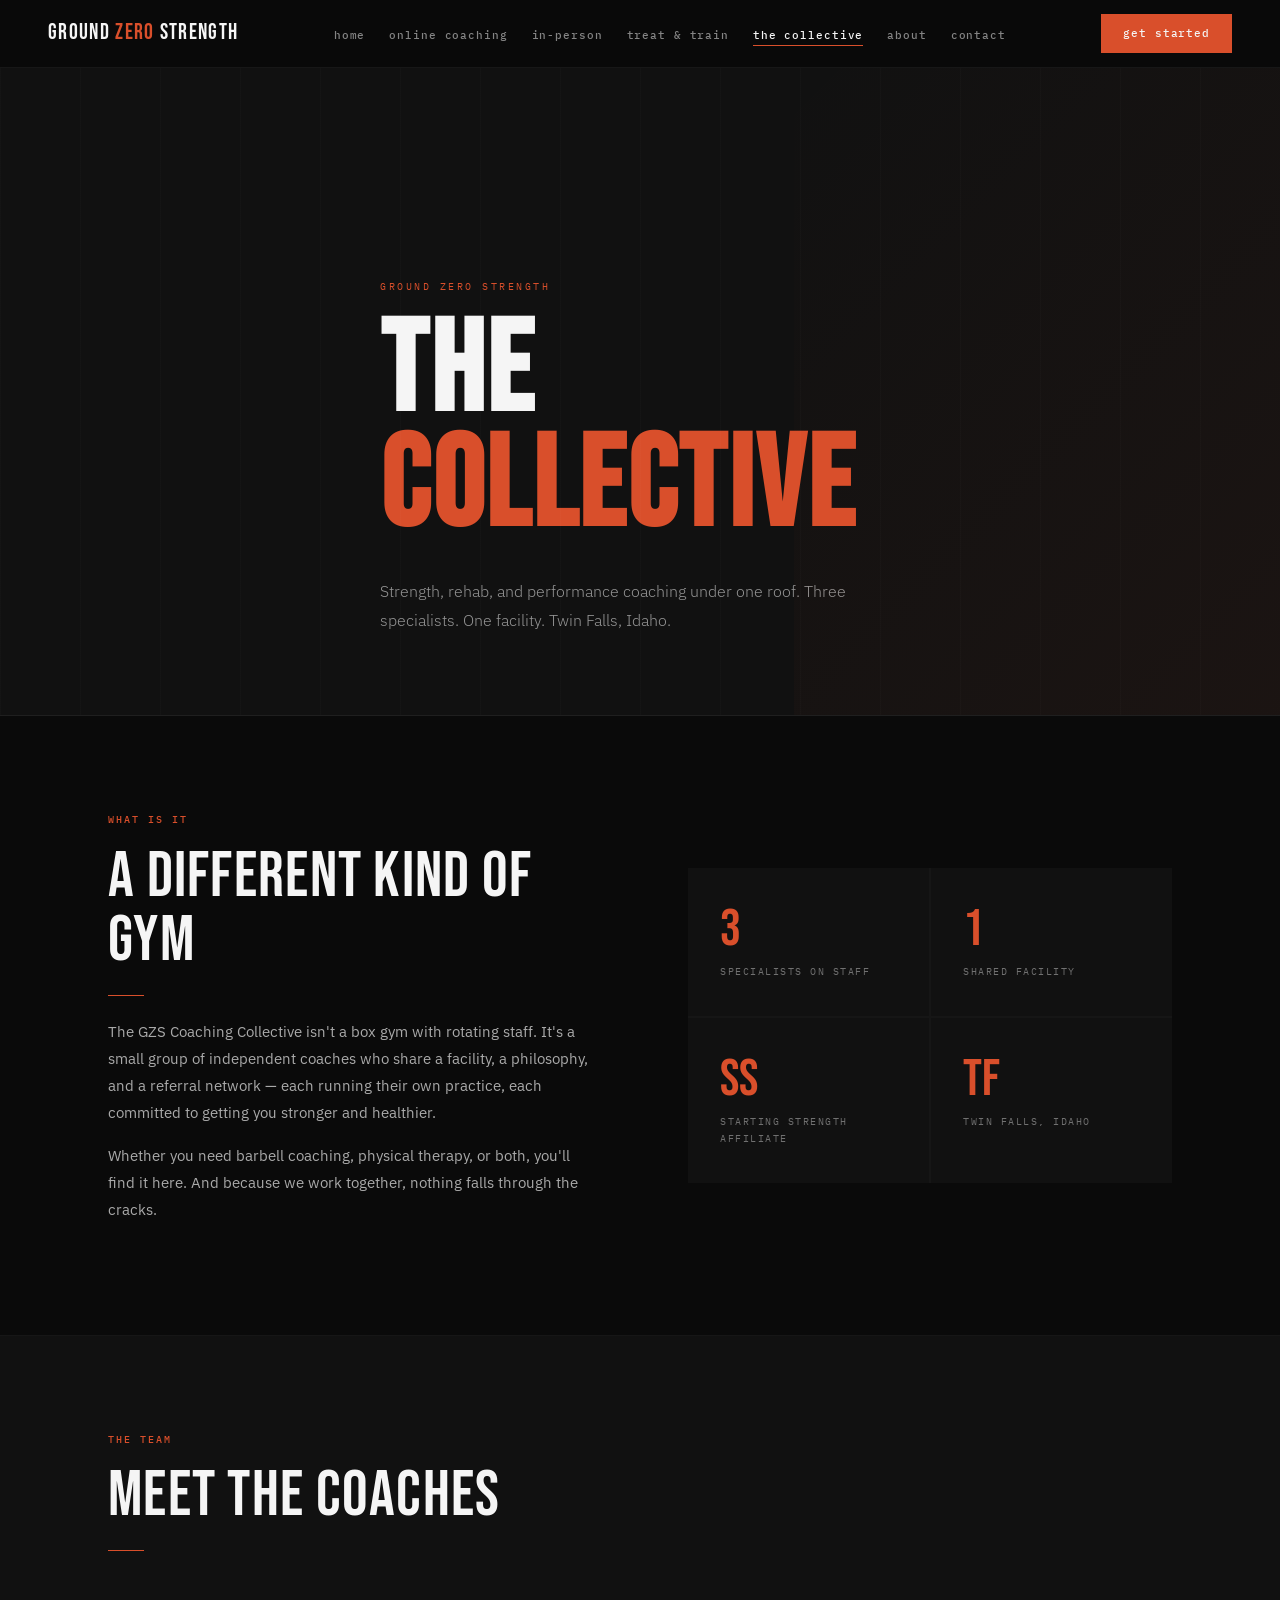
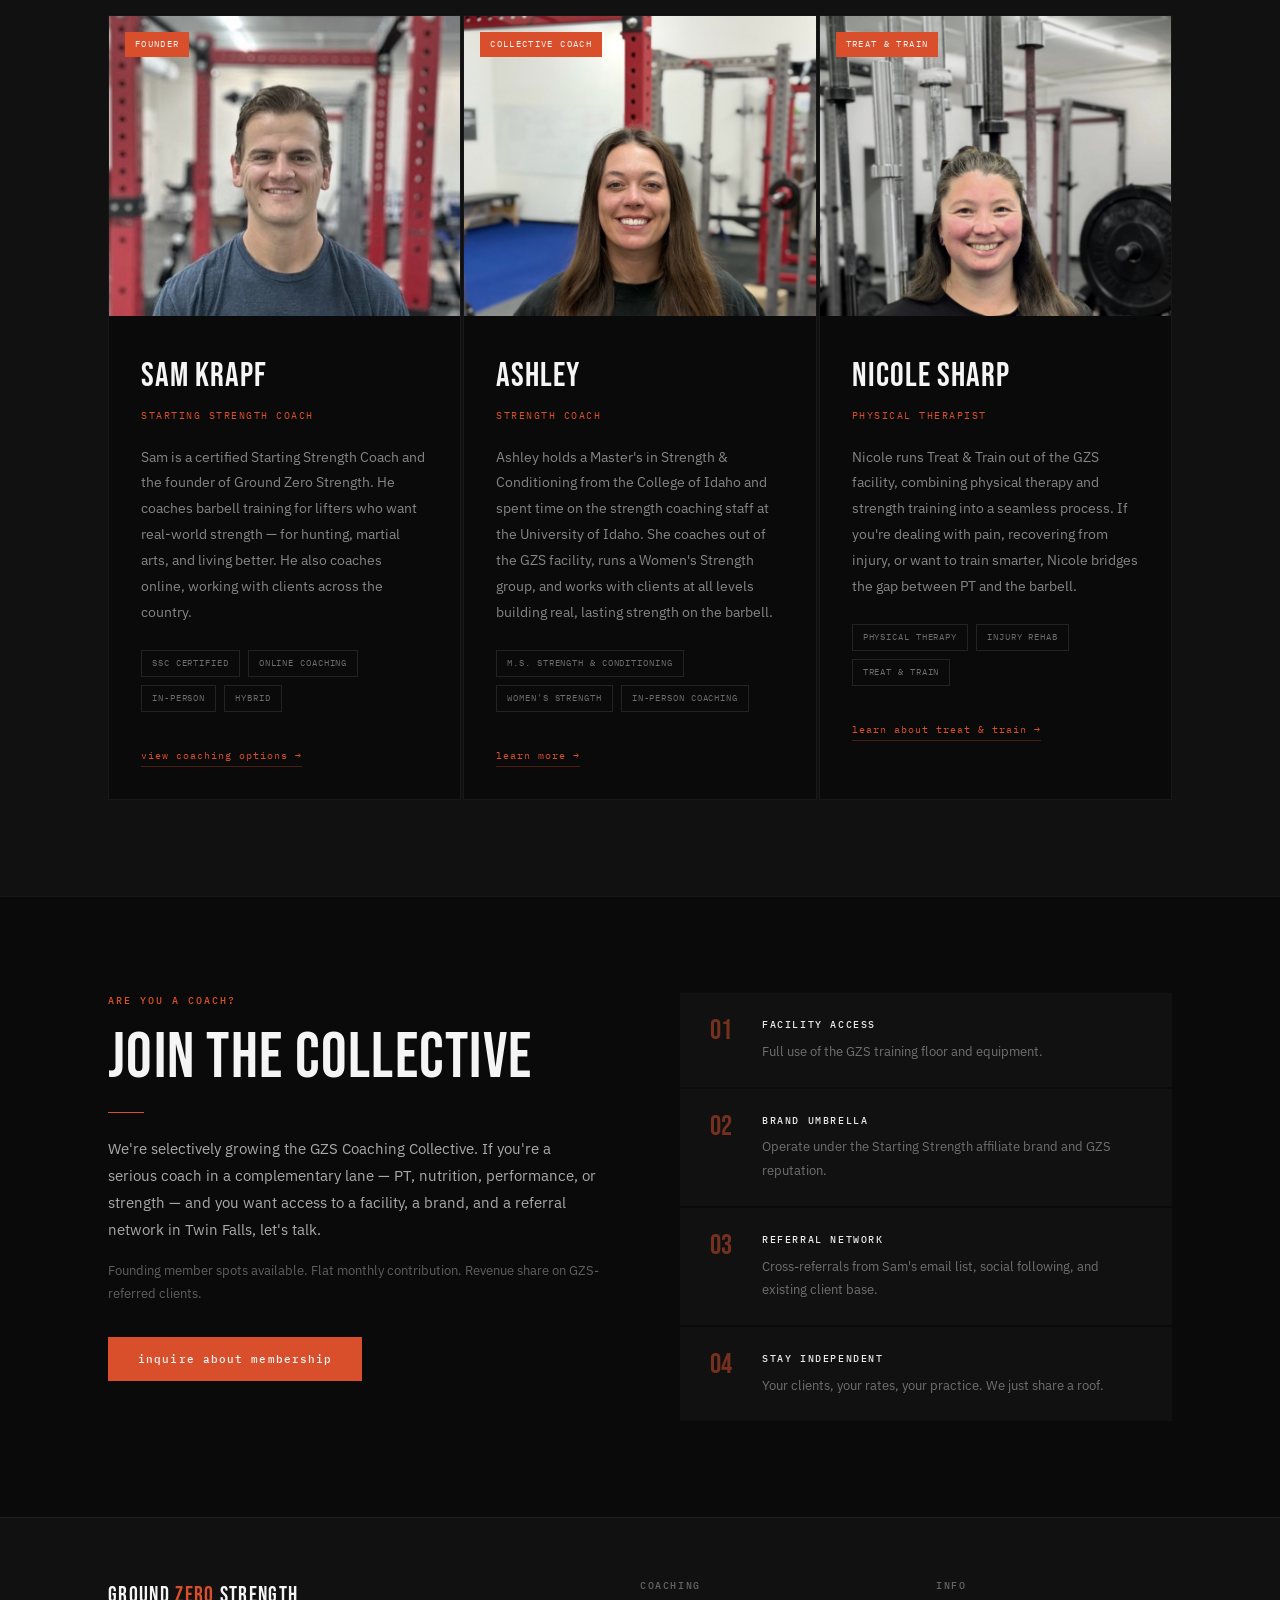
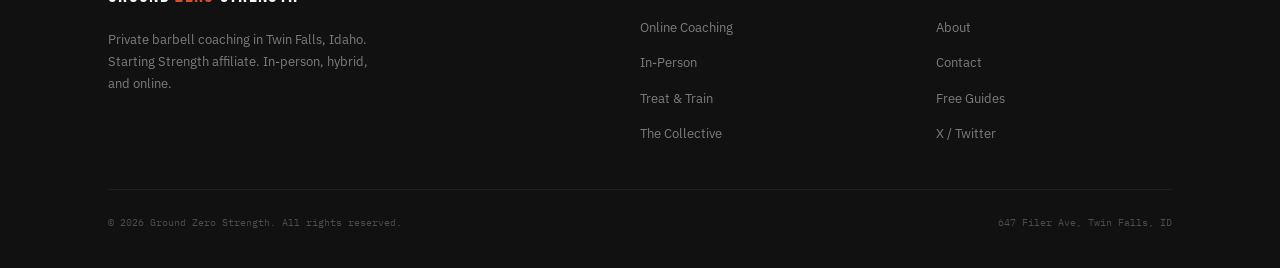
<file: collective.html>
<!DOCTYPE html>
<html lang="en">
<head>
<meta charset="UTF-8">
<meta name="viewport" content="width=device-width, initial-scale=1.0">
<title>The Collective — Ground Zero Strength | Twin Falls, Idaho</title>
<meta name="description" content="The GZS Coaching Collective brings together strength, rehab, and performance coaches under one roof in Twin Falls, Idaho.">
<link rel="preconnect" href="https://fonts.googleapis.com">
<link href="https://fonts.googleapis.com/css2?family=Bebas+Neue&family=IBM+Plex+Mono:wght@400;500&family=IBM+Plex+Sans:wght@300;400;500;600&display=swap" rel="stylesheet">
<style>
*, *::before, *::after { box-sizing: border-box; margin: 0; padding: 0; }
:root {
  --black: #0a0a0a; --off-black: #111111; --dark: #1a1a1a;
  --off-white: #e8e8e8; --white: #f5f5f5; --accent: #d94f2b;
  --display: 'Bebas Neue', Impact, sans-serif;
  --mono: 'IBM Plex Mono', 'Courier New', monospace;
  --sans: 'IBM Plex Sans', system-ui, sans-serif;
}
html { scroll-behavior: smooth; }
body { font-family: var(--sans); background: var(--black); color: var(--off-white); line-height: 1.65; font-weight: 400; overflow-x: hidden; }

/* NAV */
nav { position: fixed; top: 0; left: 0; right: 0; z-index: 200; display: flex; align-items: center; justify-content: space-between; padding: 0 48px; height: 68px; background: rgba(10,10,10,0.97); backdrop-filter: blur(16px); border-bottom: 1px solid rgba(255,255,255,0.06); transition: box-shadow 0.3s; }
.nav-logo { font-family: var(--display); font-size: 22px; letter-spacing: 0.06em; color: var(--white); text-decoration: none; }
.nav-logo span { color: var(--accent); }
.nav-links { display: flex; gap: 24px; list-style: none; }
.nav-links a { font-family: var(--mono); font-size: 11px; font-weight: 500; letter-spacing: 0.08em; text-transform: lowercase; color: rgba(255,255,255,0.5); text-decoration: none; transition: color 0.2s; padding-bottom: 3px; border-bottom: 1px solid transparent; }
.nav-links a:hover, .nav-links a.active { color: var(--white); border-bottom-color: var(--accent); }
.nav-cta { background: var(--accent); color: var(--white); padding: 10px 22px; font-family: var(--mono); font-size: 11px; font-weight: 500; letter-spacing: 0.08em; text-transform: lowercase; text-decoration: none; transition: background 0.2s; }
.nav-cta:hover { background: #c0431f; }
.mob-toggle { display: none; background: none; border: none; cursor: pointer; flex-direction: column; gap: 5px; padding: 4px; }
.mob-toggle span { display: block; width: 22px; height: 1.5px; background: var(--white); }
.mob-menu { display: none; position: fixed; top: 68px; left: 0; right: 0; bottom: 0; background: var(--black); z-index: 199; padding: 40px 28px; flex-direction: column; overflow-y: auto; }
.mob-menu.open { display: flex; }
.mob-menu a { font-family: var(--display); font-size: 36px; letter-spacing: 0.04em; color: var(--white); text-decoration: none; padding: 20px 0; border-bottom: 1px solid rgba(255,255,255,0.07); }

/* UTILS */
.pt { padding-top: 68px; }
.wrap { max-width: 1160px; margin: 0 auto; padding: 0 48px; }
section { padding: 96px 0; }
.eyebrow { font-family: var(--mono); font-size: 10px; font-weight: 500; letter-spacing: 0.2em; text-transform: uppercase; color: var(--accent); margin-bottom: 16px; display: block; }
h2 { font-family: var(--display); font-size: clamp(38px, 5vw, 68px); font-weight: 400; line-height: 1.0; letter-spacing: 0.02em; color: var(--white); }
h4 { font-family: var(--mono); font-size: 10px; font-weight: 500; letter-spacing: 0.16em; color: rgba(255,255,255,0.5); text-transform: uppercase; }
p { font-size: 15px; line-height: 1.8; color: rgba(255,255,255,0.65); font-weight: 400; }
.rule { width: 36px; height: 1px; background: var(--accent); margin: 22px 0; }
.btn { display: inline-block; padding: 13px 30px; font-family: var(--mono); font-size: 11px; font-weight: 500; letter-spacing: 0.1em; text-transform: lowercase; cursor: pointer; text-decoration: none; transition: all 0.22s; border: none; }
.btn-accent { background: var(--accent); color: var(--white); }
.btn-accent:hover { background: #c0431f; }

/* HERO */
.collective-hero { min-height: 72vh; display: flex; align-items: flex-end; padding: 140px 0 80px; position: relative; overflow: hidden; background: var(--off-black); border-bottom: 1px solid rgba(255,255,255,0.06); }
.collective-hero::before { content: ''; position: absolute; inset: 0; background: repeating-linear-gradient(90deg, rgba(255,255,255,0.015) 0px, rgba(255,255,255,0.015) 1px, transparent 1px, transparent 80px); pointer-events: none; }
.hero-label { font-family: var(--mono); font-size: 10px; letter-spacing: 0.25em; text-transform: uppercase; color: var(--accent); display: block; margin-bottom: 20px; }
.hero-title { font-family: var(--display); font-size: clamp(72px, 10vw, 140px); line-height: 0.9; letter-spacing: 0.02em; color: var(--white); margin-bottom: 32px; }
.hero-title span { color: var(--accent); }
.hero-sub { font-size: 16px; line-height: 1.8; color: rgba(255,255,255,0.55); max-width: 520px; font-weight: 300; }
.hero-accent-block { position: absolute; right: 0; top: 0; bottom: 0; width: 38%; background: linear-gradient(135deg, transparent 0%, rgba(217,79,43,0.05) 100%); pointer-events: none; }

/* WHAT */
.what-section { background: var(--black); padding: 96px 0; border-bottom: 1px solid rgba(255,255,255,0.05); }
.what-grid { display: grid; grid-template-columns: 1fr 1fr; gap: 96px; align-items: center; }
.what-content p { margin-bottom: 16px; }
.what-stats { display: grid; grid-template-columns: 1fr 1fr; gap: 2px; background: rgba(255,255,255,0.05); }
.stat-box { background: var(--off-black); padding: 36px 32px; }
.stat-num { font-family: var(--display); font-size: 52px; color: var(--accent); line-height: 1; margin-bottom: 8px; }
.stat-label { font-family: var(--mono); font-size: 10px; letter-spacing: 0.15em; text-transform: uppercase; color: rgba(255,255,255,0.4); }

/* COACHES */
.coaches-section { background: var(--off-black); padding: 96px 0; }
.section-header { margin-bottom: 64px; }
.coaches-grid { display: grid; grid-template-columns: repeat(3, 1fr); gap: 2px; }
.coach-card { background: var(--black); border: 1px solid rgba(255,255,255,0.06); overflow: hidden; transition: border-color 0.3s; }
.coach-card:hover { border-color: rgba(217,79,43,0.4); }
.coach-img-wrap { position: relative; height: 300px; overflow: hidden; background: var(--dark); }
.coach-img-wrap img { width: 100%; height: 100%; object-fit: cover; object-position: center top; filter: grayscale(15%); transition: transform 0.5s ease, filter 0.3s; }
.coach-card:hover .coach-img-wrap img { transform: scale(1.04); filter: grayscale(0%); }
.coach-img-placeholder { width: 100%; height: 100%; display: flex; align-items: center; justify-content: center; background: var(--dark); }
.coach-img-placeholder span { font-family: var(--display); font-size: 72px; color: rgba(255,255,255,0.07); letter-spacing: 0.05em; }
.coach-tag { position: absolute; top: 16px; left: 16px; background: var(--accent); color: var(--white); font-family: var(--mono); font-size: 9px; letter-spacing: 0.15em; text-transform: uppercase; padding: 5px 10px; }
.coach-body { padding: 32px; }
.coach-name { font-family: var(--display); font-size: 34px; color: var(--white); letter-spacing: 0.03em; margin-bottom: 4px; }
.coach-title { font-family: var(--mono); font-size: 10px; letter-spacing: 0.15em; text-transform: uppercase; color: var(--accent); margin-bottom: 20px; }
.coach-bio { font-size: 14px; line-height: 1.85; color: rgba(255,255,255,0.5); margin-bottom: 24px; }
.coach-creds { display: flex; flex-wrap: wrap; gap: 8px; margin-bottom: 28px; }
.cred { font-family: var(--mono); font-size: 9px; letter-spacing: 0.1em; text-transform: uppercase; padding: 5px 10px; border: 1px solid rgba(255,255,255,0.1); color: rgba(255,255,255,0.4); }
.coach-link { font-family: var(--mono); font-size: 10px; letter-spacing: 0.1em; text-transform: lowercase; color: var(--accent); text-decoration: none; border-bottom: 1px solid rgba(217,79,43,0.3); padding-bottom: 2px; transition: border-color 0.2s; display: inline-block; }
.coach-link:hover { border-color: var(--accent); }

/* JOIN */
.join-section { background: var(--black); padding: 96px 0; border-top: 1px solid rgba(255,255,255,0.05); }
.join-inner { display: grid; grid-template-columns: 1fr 1fr; gap: 80px; align-items: start; }
.join-content p { margin-bottom: 16px; }
.join-content .btn { margin-top: 16px; }
.join-perks { display: flex; flex-direction: column; gap: 2px; }
.perk-row { display: flex; gap: 20px; align-items: flex-start; background: var(--off-black); padding: 24px 28px; border-left: 2px solid transparent; transition: border-color 0.2s; }
.perk-row:hover { border-left-color: var(--accent); }
.perk-num { font-family: var(--display); font-size: 28px; color: var(--accent); opacity: 0.5; line-height: 1; flex-shrink: 0; width: 32px; }
.perk-text h4 { color: var(--off-white); margin-bottom: 6px; }
.perk-text p { font-size: 13px; color: rgba(255,255,255,0.4); margin: 0; }

/* FOOTER */
footer { background: var(--off-black); color: rgba(255,255,255,0.7); padding: 60px 0 36px; border-top: 1px solid rgba(255,255,255,0.06); }
.foot-g { display: grid; grid-template-columns: 2fr 1fr 1fr; gap: 60px; margin-bottom: 44px; }
.foot-logo { font-family: var(--display); font-size: 22px; letter-spacing: 0.06em; color: var(--white); margin-bottom: 14px; display: block; text-decoration: none; }
.foot-logo span { color: var(--accent); }
.foot-tag { font-size: 13px; line-height: 1.7; max-width: 260px; color: rgba(255,255,255,0.45); }
.foot-col h4 { font-family: var(--mono); font-size: 10px; letter-spacing: 0.16em; text-transform: uppercase; color: rgba(255,255,255,0.35); margin-bottom: 18px; }
.foot-col ul { list-style: none; display: flex; flex-direction: column; gap: 9px; }
.foot-col ul a { font-size: 13px; color: rgba(255,255,255,0.45); text-decoration: none; transition: color 0.2s; }
.foot-col ul a:hover { color: var(--white); }
.foot-bot { border-top: 1px solid rgba(255,255,255,0.06); padding-top: 24px; display: flex; justify-content: space-between; }
.foot-bot p { font-family: var(--mono); font-size: 10px; color: rgba(255,255,255,0.25); }

/* RESPONSIVE */
@media (max-width: 900px) {
  nav { padding: 0 22px; }
  .nav-links, .nav-cta { display: none; }
  .mob-toggle { display: flex; }
  .wrap { padding: 0 22px; }
  .what-grid, .join-inner { grid-template-columns: 1fr; gap: 48px; }
  .coaches-grid { grid-template-columns: 1fr 1fr; }
  .foot-g { grid-template-columns: 1fr; gap: 36px; }
  section { padding: 64px 0; }
  .hero-accent-block { display: none; }
}
@media (max-width: 580px) {
  .coaches-grid { grid-template-columns: 1fr; }
}
</style>
</head>
<body>

<nav id="mainNav">
  <a class="nav-logo" href="index.html">Ground <span>Zero</span> Strength</a>
  <ul class="nav-links">
    <li><a href="index.html">Home</a></li>
    <li><a href="online-coaching.html">Online Coaching</a></li>
    <li><a href="in-person.html">In-Person</a></li>
    <li><a href="treat-and-train.html">Treat &amp; Train</a></li>
    <li><a href="collective.html" class="active">The Collective</a></li>
    <li><a href="about.html">About</a></li>
    <li><a href="contact.html">Contact</a></li>
  </ul>
  <a class="nav-cta" href="contact.html">Get Started</a>
  <button class="mob-toggle" onclick="document.getElementById('mobMenu').classList.toggle('open')" aria-label="Menu">
    <span></span><span></span><span></span>
  </button>
</nav>
<div id="mobMenu" class="mob-menu">
  <a href="index.html">Home</a>
  <a href="online-coaching.html">Online Coaching</a>
  <a href="in-person.html">In-Person</a>
  <a href="treat-and-train.html">Treat &amp; Train</a>
  <a href="collective.html">The Collective</a>
  <a href="about.html">About</a>
  <a href="contact.html">Contact</a>
</div>

<div class="pt">

  <section class="collective-hero">
    <div class="hero-accent-block"></div>
    <div class="wrap">
      <span class="hero-label">Ground Zero Strength</span>
      <h1 class="hero-title" style="font-family:'Bebas Neue',Impact,sans-serif;font-size:clamp(72px,10vw,140px);line-height:0.9;letter-spacing:0.02em;color:#f5f5f5;margin-bottom:32px;">The<br><span style="color:#d94f2b;">Collective</span></h1>
      <p class="hero-sub">Strength, rehab, and performance coaching under one roof. Three specialists. One facility. Twin Falls, Idaho.</p>
    </div>
  </section>

  <section class="what-section">
    <div class="wrap">
      <div class="what-grid">
        <div class="what-content">
          <span class="eyebrow">What is it</span>
          <h2>A Different Kind of Gym</h2>
          <div class="rule"></div>
          <p>The GZS Coaching Collective isn't a box gym with rotating staff. It's a small group of independent coaches who share a facility, a philosophy, and a referral network — each running their own practice, each committed to getting you stronger and healthier.</p>
          <p>Whether you need barbell coaching, physical therapy, or both, you'll find it here. And because we work together, nothing falls through the cracks.</p>
        </div>
        <div class="what-stats">
          <div class="stat-box"><div class="stat-num">3</div><div class="stat-label">Specialists on staff</div></div>
          <div class="stat-box"><div class="stat-num">1</div><div class="stat-label">Shared facility</div></div>
          <div class="stat-box"><div class="stat-num">SS</div><div class="stat-label">Starting Strength affiliate</div></div>
          <div class="stat-box"><div class="stat-num">TF</div><div class="stat-label">Twin Falls, Idaho</div></div>
        </div>
      </div>
    </div>
  </section>

  <section class="coaches-section">
    <div class="wrap">
      <div class="section-header">
        <span class="eyebrow">The team</span>
        <h2>Meet the Coaches</h2>
        <div class="rule"></div>
      </div>
      <div class="coaches-grid">

        <div class="coach-card">
          <div class="coach-img-wrap">
            <img src="sam.jpg" alt="Sam Krapf — Ground Zero Strength">
            <span class="coach-tag">Founder</span>
          </div>
          <div class="coach-body">
            <div class="coach-name">Sam Krapf</div>
            <div class="coach-title">Starting Strength Coach</div>
            <p class="coach-bio">Sam is a certified Starting Strength Coach and the founder of Ground Zero Strength. He coaches barbell training for lifters who want real-world strength — for hunting, martial arts, and living better. He also coaches online, working with clients across the country.</p>
            <div class="coach-creds">
              <span class="cred">SSC Certified</span>
              <span class="cred">Online Coaching</span>
              <span class="cred">In-Person</span>
              <span class="cred">Hybrid</span>
            </div>
            <a href="online-coaching.html" class="coach-link">View coaching options →</a>
          </div>
        </div>

        <div class="coach-card">
          <div class="coach-img-wrap">
            <img src="ashley.jpg" alt="Ashley Montgomery — Women's Strength Coach">
            <span class="coach-tag">Collective Coach</span>
          </div>
          <div class="coach-body">
            <div class="coach-name">Ashley</div>
            <div class="coach-title">Strength Coach</div>
            <p class="coach-bio">Ashley holds a Master's in Strength &amp; Conditioning from the College of Idaho and spent time on the strength coaching staff at the University of Idaho. She coaches out of the GZS facility, runs a Women's Strength group, and works with clients at all levels building real, lasting strength on the barbell.</p>
            <div class="coach-creds">
              <span class="cred">M.S. Strength &amp; Conditioning</span>
              <span class="cred">Women's Strength</span>
              <span class="cred">In-Person Coaching</span>
            </div>
            <a href="ashley.html" class="coach-link">Learn more →</a>
          </div>
        </div>

        <div class="coach-card">
          <div class="coach-img-wrap">
            <img src="nicole.jpg" alt="Nicole Sharp — Treat & Train">
            <span class="coach-tag">Treat &amp; Train</span>
          </div>
          <div class="coach-body">
            <div class="coach-name">Nicole Sharp</div>
            <div class="coach-title">Physical Therapist</div>
            <p class="coach-bio">Nicole runs Treat &amp; Train out of the GZS facility, combining physical therapy and strength training into a seamless process. If you're dealing with pain, recovering from injury, or want to train smarter, Nicole bridges the gap between PT and the barbell.</p>
            <div class="coach-creds">
              <span class="cred">Physical Therapy</span>
              <span class="cred">Injury Rehab</span>
              <span class="cred">Treat &amp; Train</span>
            </div>
            <a href="treat-and-train.html" class="coach-link">Learn about Treat &amp; Train →</a>
          </div>
        </div>

      </div>
    </div>
  </section>

  <section class="join-section">
    <div class="wrap">
      <div class="join-inner">
        <div class="join-content">
          <span class="eyebrow">Are you a coach?</span>
          <h2>Join the Collective</h2>
          <div class="rule"></div>
          <p>We're selectively growing the GZS Coaching Collective. If you're a serious coach in a complementary lane — PT, nutrition, performance, or strength — and you want access to a facility, a brand, and a referral network in Twin Falls, let's talk.</p>
          <p style="color:rgba(255,255,255,0.35);font-size:13px;">Founding member spots available. Flat monthly contribution. Revenue share on GZS-referred clients.</p>
          <a href="contact.html" class="btn btn-accent">Inquire about membership</a>
        </div>
        <div class="join-perks">
          <div class="perk-row">
            <div class="perk-num">01</div>
            <div class="perk-text"><h4>Facility access</h4><p>Full use of the GZS training floor and equipment.</p></div>
          </div>
          <div class="perk-row">
            <div class="perk-num">02</div>
            <div class="perk-text"><h4>Brand umbrella</h4><p>Operate under the Starting Strength affiliate brand and GZS reputation.</p></div>
          </div>
          <div class="perk-row">
            <div class="perk-num">03</div>
            <div class="perk-text"><h4>Referral network</h4><p>Cross-referrals from Sam's email list, social following, and existing client base.</p></div>
          </div>
          <div class="perk-row">
            <div class="perk-num">04</div>
            <div class="perk-text"><h4>Stay independent</h4><p>Your clients, your rates, your practice. We just share a roof.</p></div>
          </div>
        </div>
      </div>
    </div>
  </section>

</div>

<footer>
  <div class="wrap">
    <div class="foot-g">
      <div>
        <a class="foot-logo" href="index.html">Ground <span>Zero</span> Strength</a>
        <p class="foot-tag">Private barbell coaching in Twin Falls, Idaho. Starting Strength affiliate. In-person, hybrid, and online.</p>
      </div>
      <div class="foot-col">
        <h4>Coaching</h4>
        <ul>
          <li><a href="online-coaching.html">Online Coaching</a></li>
          <li><a href="in-person.html">In-Person</a></li>
          <li><a href="treat-and-train.html">Treat &amp; Train</a></li>
          <li><a href="collective.html">The Collective</a></li>
        </ul>
      </div>
      <div class="foot-col">
        <h4>Info</h4>
        <ul>
          <li><a href="about.html">About</a></li>
          <li><a href="contact.html">Contact</a></li>
          <li><a href="https://links.gzstrength.com" target="_blank">Free Guides</a></li>
          <li><a href="https://x.com/gzstrength" target="_blank">X / Twitter</a></li>
        </ul>
      </div>
    </div>
    <div class="foot-bot">
      <p>© 2026 Ground Zero Strength. All rights reserved.</p>
      <p>647 Filer Ave, Twin Falls, ID</p>
    </div>
  </div>
</footer>

<script>
window.addEventListener('scroll', () => {
  document.getElementById('mainNav').style.boxShadow = window.scrollY > 10 ? '0 2px 20px rgba(0,0,0,0.07)' : 'none';
});
</script>
</body>
</html>
</file>
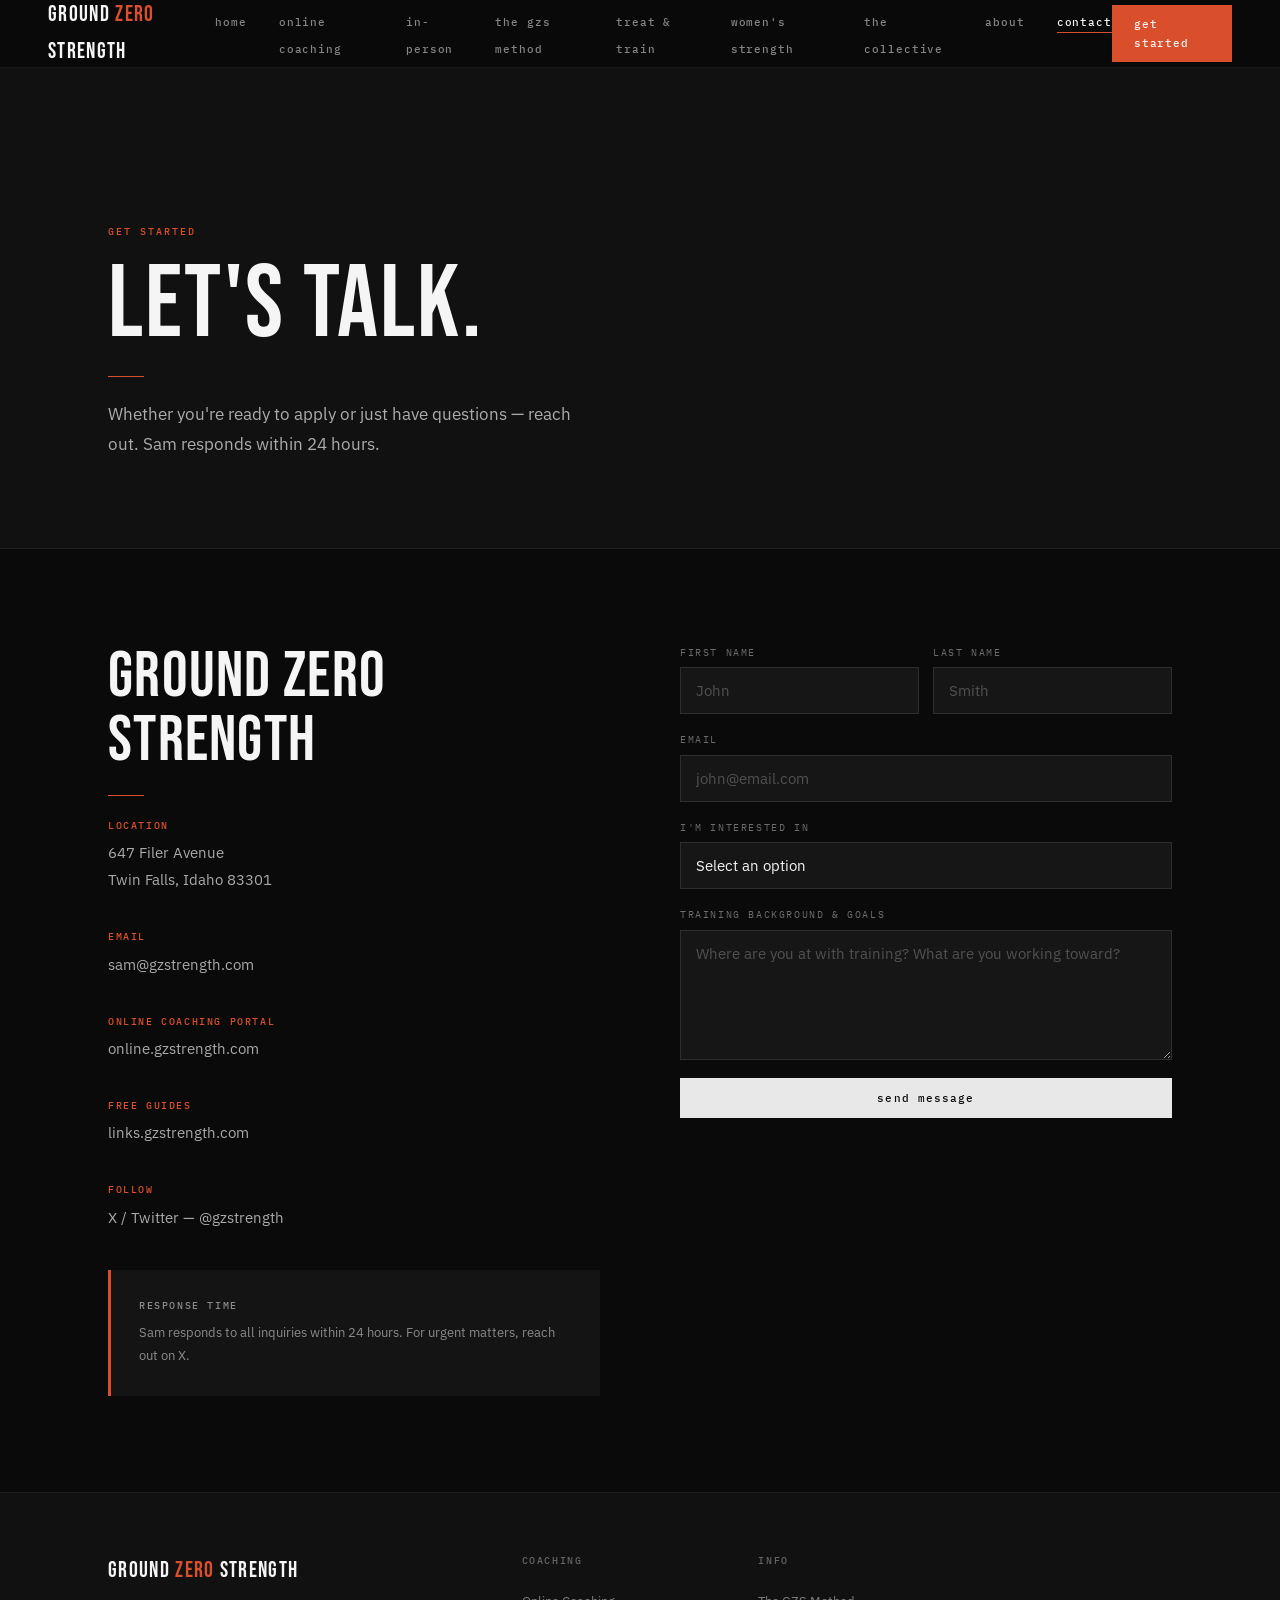
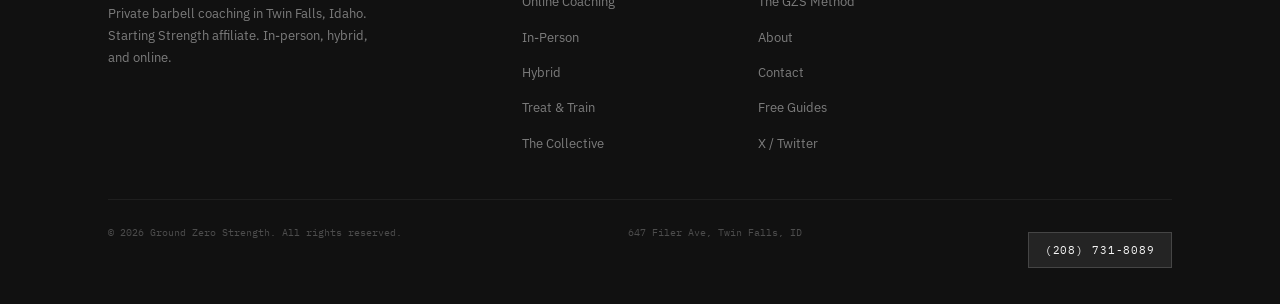
<file: contact.html>
<!DOCTYPE html>
<html lang="en">
<head>
<meta charset="UTF-8">
<meta name="viewport" content="width=device-width, initial-scale=1.0">
<title>Contact — Ground Zero Strength | Twin Falls, Idaho</title>
<meta name="description" content="Apply for online coaching, book a free consultation, or inquire about in-person training at Ground Zero Strength in Twin Falls, Idaho.">
<meta name="keywords" content="contact Ground Zero Strength, apply for coaching, book consultation Twin Falls, Sam Krapf contact">
<meta property="og:title" content="Contact — Ground Zero Strength">
<meta property="og:url" content="https://groundzerostrength.com/contact.html">
<link rel="canonical" href="https://groundzerostrength.com/contact.html">
<link rel="stylesheet" href="shared.css">
<style>
.contact-g { display: grid; grid-template-columns: 1fr 1fr; gap: 80px; padding: 96px 0; align-items: start; }
.ci { margin-bottom: 36px; }
.ci h4 { font-size: 10px; letter-spacing: 0.16em; color: var(--accent); margin-bottom: 5px; font-family: var(--mono); }
.ci p, .ci a { font-size: 15px; color: rgba(255,255,255,0.65); text-decoration: none; }
.ci a:hover { color: var(--accent); }
.note-box { margin-top: 40px; padding: 28px; background: rgba(255,255,255,0.04); border-left: 3px solid var(--accent); }
.note-box h4 { margin-bottom: 6px; }
.note-box p { font-size: 13px; color: rgba(255,255,255,0.5); }
.form { display: flex; flex-direction: column; gap: 18px; }
.fg { display: flex; flex-direction: column; gap: 6px; }
.fg label { font-size: 10px; letter-spacing: 0.16em; text-transform: uppercase; color: rgba(255,255,255,0.4); font-family: var(--mono); font-weight: 400; }
.fg input, .fg textarea, .fg select {
  padding: 13px 15px; border: 1px solid rgba(255,255,255,0.1);
  font-family: var(--sans); font-size: 15px; font-weight: 400;
  background: rgba(255,255,255,0.05); color: var(--white);
  outline: none; transition: border-color 0.2s;
  -webkit-appearance: none; border-radius: 0;
}
.fg input::placeholder, .fg textarea::placeholder { color: rgba(255,255,255,0.25); }
.fg select option { background: #1a1a1a; color: var(--white); }
.fg input:focus, .fg textarea:focus, .fg select:focus { border-color: var(--accent); }
.fg textarea { resize: vertical; min-height: 130px; }
.fr { display: grid; grid-template-columns: 1fr 1fr; gap: 14px; }
.f-success { display: none; background: rgba(255,255,255,0.06); border: 1px solid rgba(255,255,255,0.15); padding: 18px 20px; font-size: 14px; color: rgba(255,255,255,0.75); margin-bottom: 8px; }
@media (max-width: 900px) {
  .contact-g { grid-template-columns: 1fr; padding: 64px 0; }
  .fr { grid-template-columns: 1fr; }
}
</style>
</head>
<body>
<nav id="mainNav"></nav>
<div class="mob-menu" id="mobMenu"></div>
<div class="pt">

  <div class="pg-hero">
    <div class="wrap">
      <span class="eyebrow">Get Started</span>
      <h1>Let's talk.</h1>
      <div class="rule"></div>
      <p class="lg" style="max-width:480px;">Whether you're ready to apply or just have questions — reach out. Sam responds within 24 hours.</p>
    </div>
  </div>

  <div class="wrap">
    <div class="contact-g">
      <div>
        <h2>Ground Zero<br>Strength</h2>
        <div class="rule"></div>
        <div class="ci"><h4>Location</h4><p>647 Filer Avenue<br>Twin Falls, Idaho 83301</p></div>
        <div class="ci"><h4>Email</h4><a href="mailto:sam@gzstrength.com">sam@gzstrength.com</a></div>
        <div class="ci"><h4>Online Coaching Portal</h4><a href="https://online.gzstrength.com" target="_blank">online.gzstrength.com</a></div>
        <div class="ci"><h4>Free Guides</h4><a href="https://links.gzstrength.com" target="_blank">links.gzstrength.com</a></div>
        <div class="ci"><h4>Follow</h4><a href="https://x.com/gzstrength" target="_blank">X / Twitter — @gzstrength</a></div>
        <div class="note-box">
          <h4>Response Time</h4>
          <p>Sam responds to all inquiries within 24 hours. For urgent matters, reach out on X.</p>
        </div>
      </div>
      <div>
        <div id="fSuccess" class="f-success"><strong>Message sent.</strong> Sam will be in touch within 24 hours.</div>
        <form class="form" id="contactForm" name="contact" method="POST" data-netlify="true" onsubmit="handleSubmit(event)">
          <input type="hidden" name="form-name" value="contact">
          <div class="fr">
            <div class="fg"><label>First Name</label><input type="text" name="first_name" placeholder="John" required></div>
            <div class="fg"><label>Last Name</label><input type="text" name="last_name" placeholder="Smith"></div>
          </div>
          <div class="fg"><label>Email</label><input type="email" name="email" placeholder="john@email.com" required></div>
          <div class="fg">
            <label>I'm interested in</label>
            <select name="interest">
              <option value="">Select an option</option>
              <option>Online Coaching ($315/month)</option>
              <option>Hybrid Coaching + Gym Access ($340/month)</option>
              <option>Treat &amp; Train with Nicole Sharp, PT</option>
              <option>Open Access Membership ($100/month)</option>
              <option>BJJ / Partner Access</option>
              <option>General Question</option>
            </select>
          </div>
          <div class="fg"><label>Training Background &amp; Goals</label><textarea name="message" placeholder="Where are you at with training? What are you working toward?"></textarea></div>
          <button type="submit" class="btn btn-dark">Send Message</button>
        </form>
      </div>
    </div>
  </div>

  <footer id="mainFooter"></footer>
</div>
<script src="shared.js"></script>
<script>
renderNav('contact');
renderFooter(document.getElementById('mainFooter'));
function handleSubmit(e) {
  e.preventDefault();
  const form = document.getElementById('contactForm');
  fetch('/', { method: 'POST', headers: {'Content-Type': 'application/x-www-form-urlencoded'}, body: new URLSearchParams(new FormData(form)).toString() })
    .then(() => { document.getElementById('fSuccess').style.display = 'block'; form.style.opacity = '0.35'; form.style.pointerEvents = 'none'; })
    .catch(() => { form.submit(); });
}
</script>
</body>
</html>
</file>
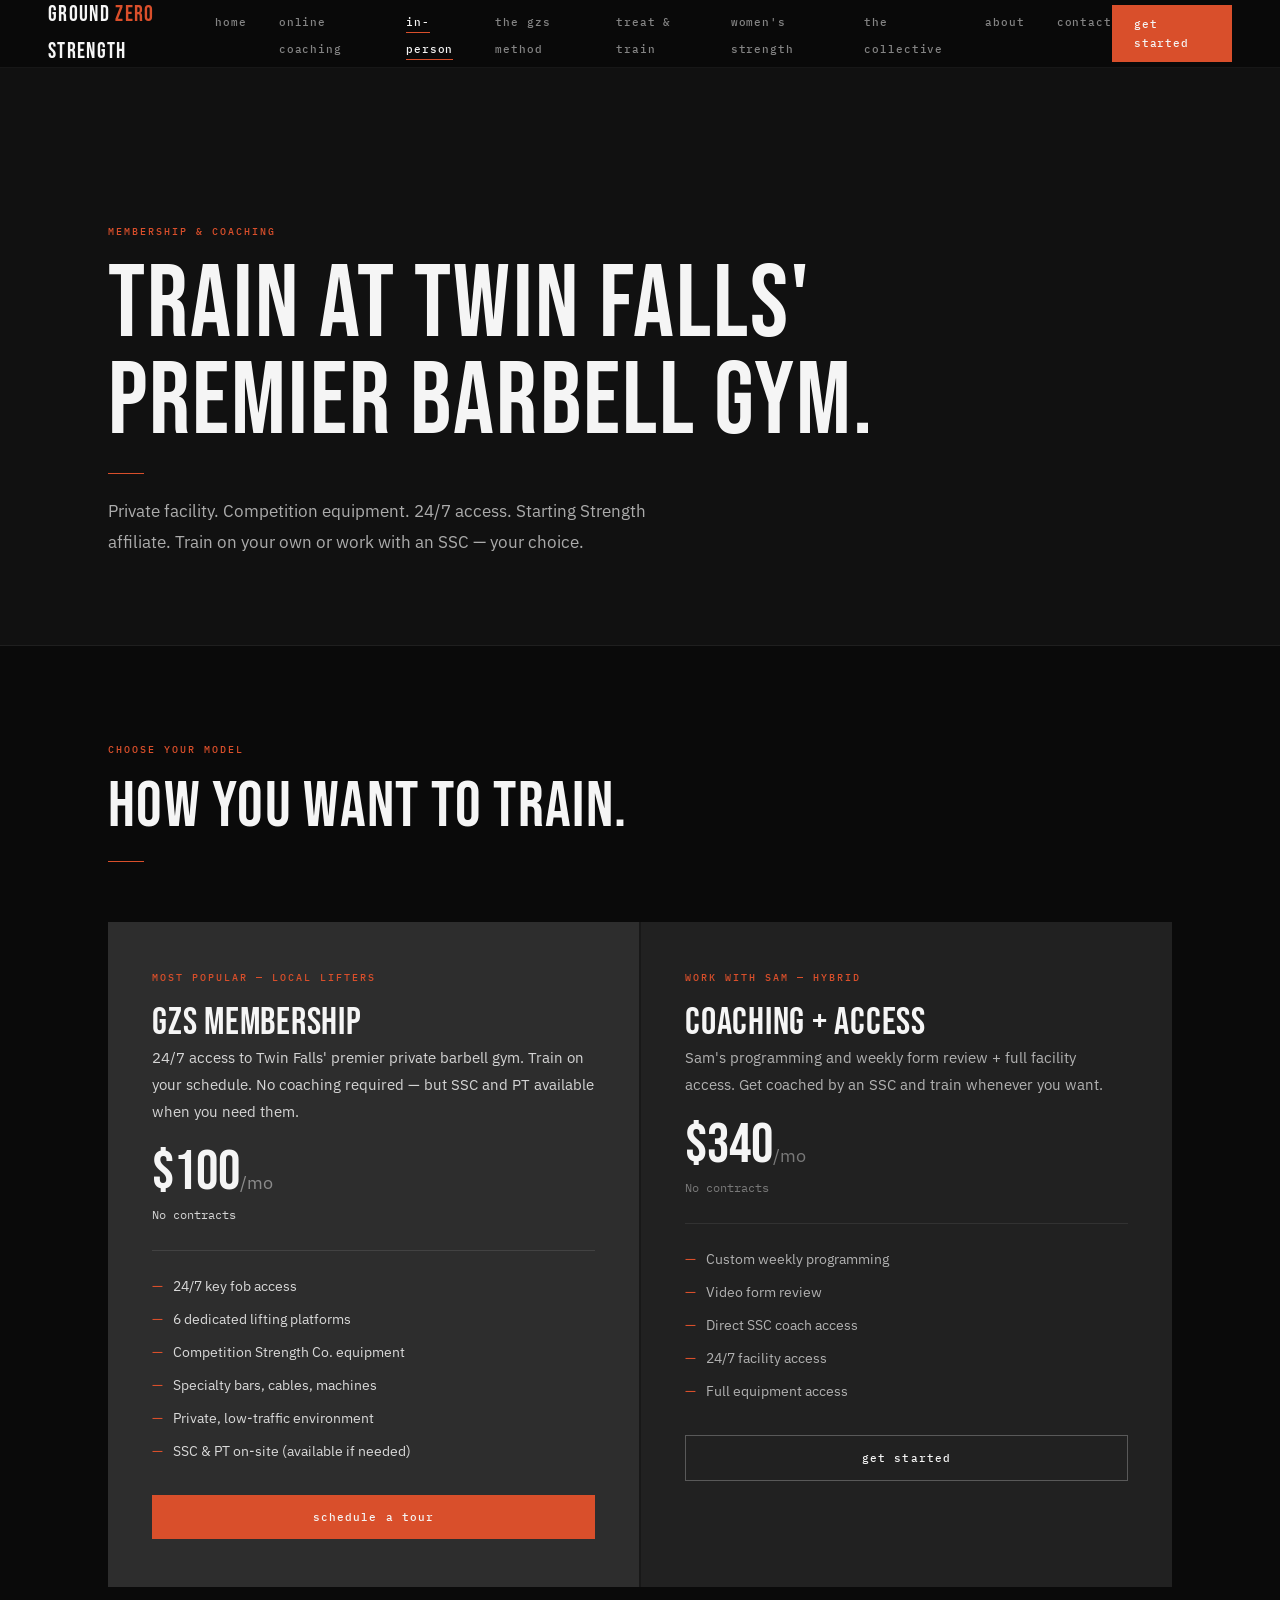
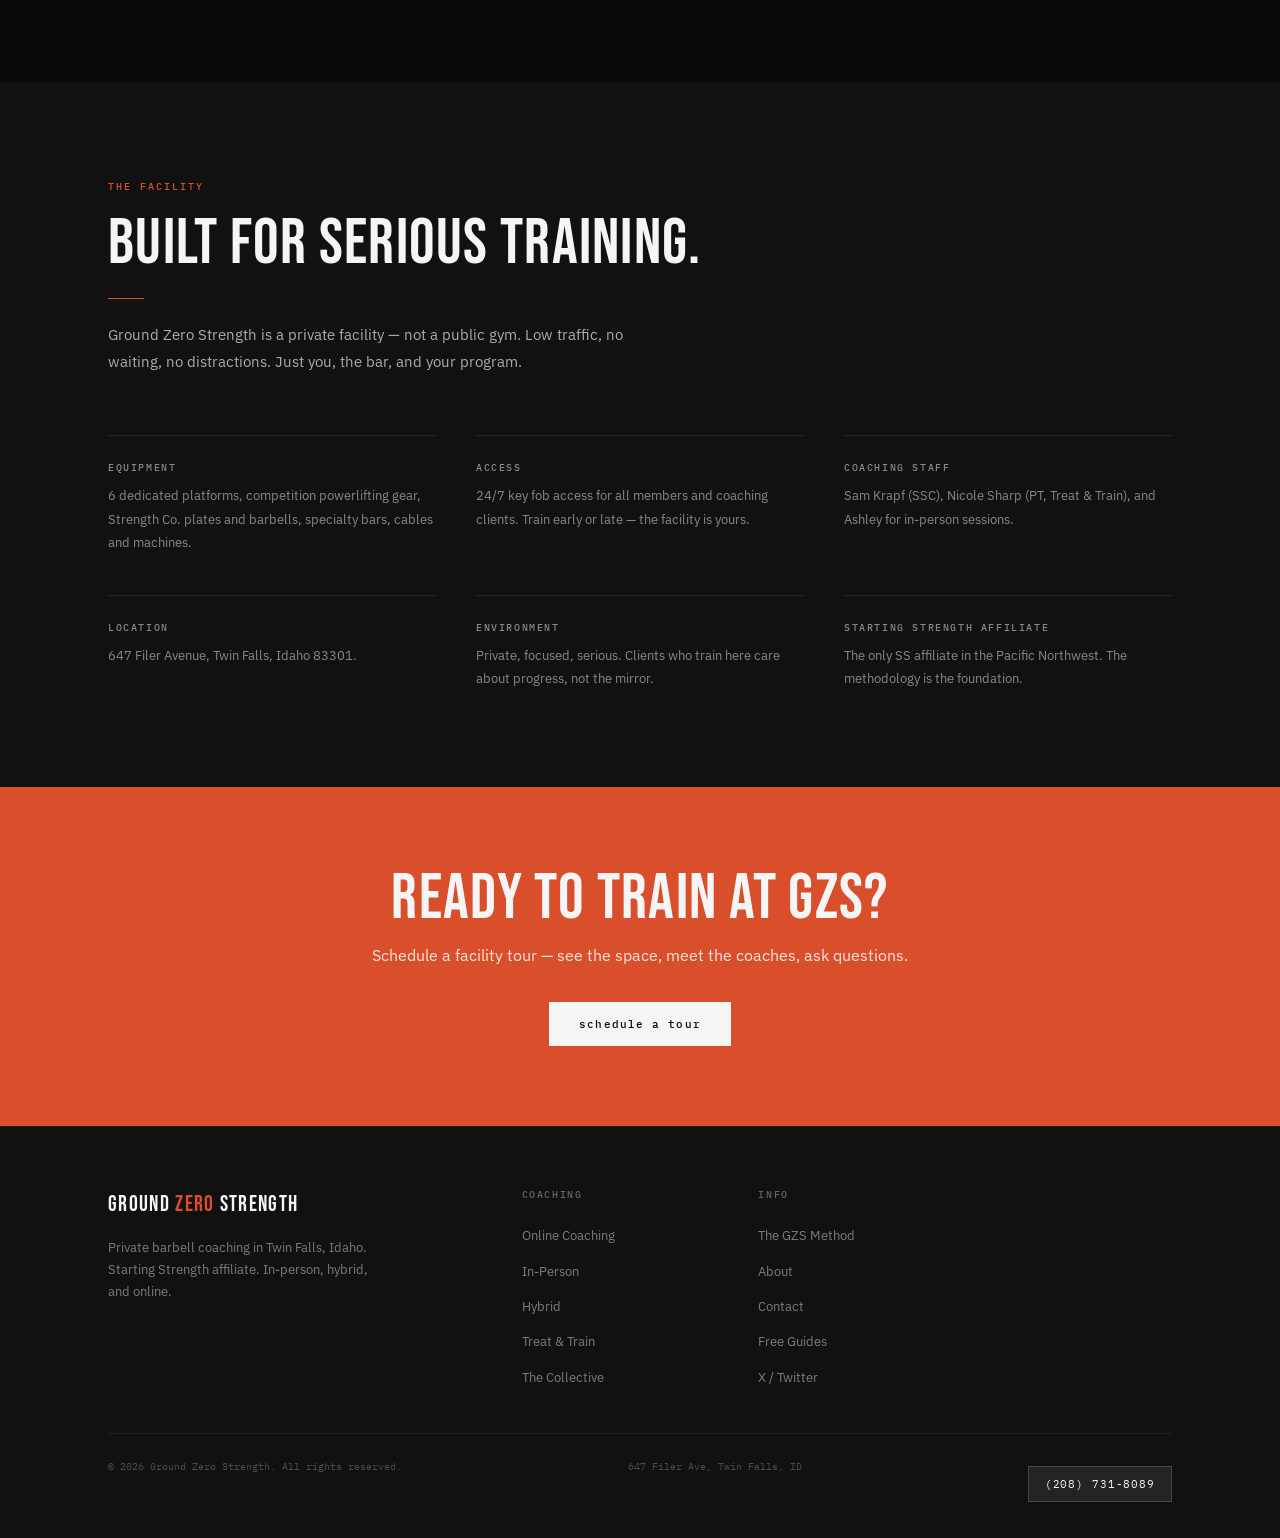
<file: in-person.html>
<!DOCTYPE html>
<html lang="en">
<head>
<meta charset="UTF-8">
<meta name="viewport" content="width=device-width, initial-scale=1.0">
<title>Twin Falls Barbell Gym | Ground Zero Strength Membership & Coaching</title>
<meta name="description" content="Train at Twin Falls' premier private barbell gym. 24/7 access, competition equipment, Starting Strength affiliate. Membership $100/mo or coaching with Sam $340/mo.">
<meta name="keywords" content="gym Twin Falls Idaho, private barbell gym Twin Falls, hybrid coaching Idaho, strength training Twin Falls, Starting Strength gym Idaho">
<meta property="og:title" content="Twin Falls Barbell Gym — Ground Zero Strength">
<meta property="og:description" content="Private barbell facility in Twin Falls, ID. GZS Membership $100/mo or hybrid coaching with an SSC.">
<meta property="og:url" content="https://groundzerostrength.com/in-person.html">
<link rel="canonical" href="https://groundzerostrength.com/in-person.html">
<link rel="stylesheet" href="shared.css">
<style>
.opts { display: grid; grid-template-columns: 1fr 1fr; gap: 2px; background: rgba(255,255,255,0.06); margin-top: 60px; }
.opt { background: rgba(255,255,255,0.04); padding: 48px 44px; }
.opt.feat { background: rgba(255,255,255,0.09); }
.opt.feat h3 { color: var(--white); }
.opt.feat p { color: rgba(255,255,255,0.8); }
.opt.feat .eyebrow { color: var(--accent); }
.opt.feat hr { border-color: rgba(255,255,255,0.1); }
.opt-price { font-family: var(--display); font-size: 56px; line-height: 1; margin: 20px 0 3px; color: var(--white); }
.opt-per { font-size: 12px; color: rgba(255,255,255,0.4); font-family: var(--mono); }
.opt hr { border: none; border-top: 1px solid rgba(255,255,255,0.08); margin: 24px 0; }
.opt-feats { list-style: none; display: flex; flex-direction: column; gap: 10px; margin-bottom: 32px; }
.opt-feats li { font-size: 14px; display: flex; gap: 10px; color: rgba(255,255,255,0.65); }
.opt.feat .opt-feats li { color: rgba(255,255,255,0.82); }
.opt-feats li::before { content: '—'; color: var(--accent); flex-shrink: 0; }
.gym-dets { display: grid; grid-template-columns: repeat(3,1fr); gap: 40px; margin-top: 60px; }
.gd { border-top: 1px solid rgba(255,255,255,0.08); padding-top: 24px; }
.gd h4 { margin-bottom: 8px; }
.gd p { font-size: 13px; color: rgba(255,255,255,0.5); }
@media (max-width: 900px) {
  .opts { grid-template-columns: 1fr; }
  .gym-dets { grid-template-columns: 1fr 1fr; }
}
@media (max-width: 580px) { .gym-dets { grid-template-columns: 1fr; } }
</style>
</head>
<body>
<nav id="mainNav"></nav>
<div class="mob-menu" id="mobMenu"></div>
<div class="pt">

  <div class="pg-hero">
    <div class="wrap">
      <span class="eyebrow">Membership &amp; Coaching</span>
      <h1>Train at Twin Falls'<br>premier barbell gym.</h1>
      <div class="rule"></div>
      <p class="lg" style="max-width:560px;">Private facility. Competition equipment. 24/7 access. Starting Strength affiliate. Train on your own or work with an SSC — your choice.</p>
    </div>
  </div>

  <section>
    <div class="wrap">
      <span class="eyebrow">Choose Your Model</span>
      <h2>How you want to train.</h2>
      <div class="rule"></div>
      <div class="opts">
        <div class="opt feat">
          <span class="eyebrow">Most Popular — Local Lifters</span>
          <h3>GZS Membership</h3>
          <p>24/7 access to Twin Falls' premier private barbell gym. Train on your schedule. No coaching required — but SSC and PT available when you need them.</p>
          <div class="opt-price">$100<span style="font-size:18px;font-family:var(--sans);font-weight:400;color:rgba(255,255,255,0.45);">/mo</span></div>
          <p class="opt-per">No contracts</p>
          <hr>
          <ul class="opt-feats">
            <li>24/7 key fob access</li>
            <li>6 dedicated lifting platforms</li>
            <li>Competition Strength Co. equipment</li>
            <li>Specialty bars, cables, machines</li>
            <li>Private, low-traffic environment</li>
            <li>SSC & PT on-site (available if needed)</li>
          </ul>
          <a class="btn btn-accent" href="contact.html" style="display:block;text-align:center;">Schedule a Tour</a>
        </div>
        <div class="opt">
          <span class="eyebrow">Work with Sam — Hybrid</span>
          <h3>Coaching + Access</h3>
          <p>Sam's programming and weekly form review + full facility access. Get coached by an SSC and train whenever you want.</p>
          <div class="opt-price">$340<span style="font-size:18px;font-family:var(--sans);font-weight:400;color:rgba(255,255,255,0.4);">/mo</span></div>
          <p class="opt-per">No contracts</p>
          <hr>
          <ul class="opt-feats">
            <li>Custom weekly programming</li>
            <li>Video form review</li>
            <li>Direct SSC coach access</li>
            <li>24/7 facility access</li>
            <li>Full equipment access</li>
          </ul>
          <a class="btn btn-outline" href="contact.html" style="display:block;text-align:center;">Get Started</a>
        </div>
      </div>
    </div>
  </section>

  <section style="background:var(--off-black);">
    <div class="wrap">
      <span class="eyebrow">The Facility</span>
      <h2>Built for serious training.</h2>
      <div class="rule"></div>
      <p style="max-width:560px;">Ground Zero Strength is a private facility — not a public gym. Low traffic, no waiting, no distractions. Just you, the bar, and your program.</p>
      <div class="gym-dets">
        <div class="gd"><h4>Equipment</h4><p>6 dedicated platforms, competition powerlifting gear, Strength Co. plates and barbells, specialty bars, cables and machines.</p></div>
        <div class="gd"><h4>Access</h4><p>24/7 key fob access for all members and coaching clients. Train early or late — the facility is yours.</p></div>
        <div class="gd"><h4>Coaching Staff</h4><p>Sam Krapf (SSC), Nicole Sharp (PT, Treat &amp; Train), and Ashley for in-person sessions.</p></div>
        <div class="gd"><h4>Location</h4><p>647 Filer Avenue, Twin Falls, Idaho 83301.</p></div>
        <div class="gd"><h4>Environment</h4><p>Private, focused, serious. Clients who train here care about progress, not the mirror.</p></div>
        <div class="gd"><h4>Starting Strength Affiliate</h4><p>The only SS affiliate in the Pacific Northwest. The methodology is the foundation.</p></div>
      </div>
    </div>
  </section>

  <div class="cta-bar">
    <div class="wrap-sm">
      <h2>Ready to train at GZS?</h2>
      <p>Schedule a facility tour — see the space, meet the coaches, ask questions.</p>
      <a class="btn btn-white" href="contact.html">Schedule a Tour</a>
    </div>
  </div>

  <footer id="mainFooter"></footer>
</div>
<script src="shared.js"></script>
<script>renderNav('inperson'); renderFooter(document.getElementById('mainFooter'));</script>
</body>
</html>
</file>
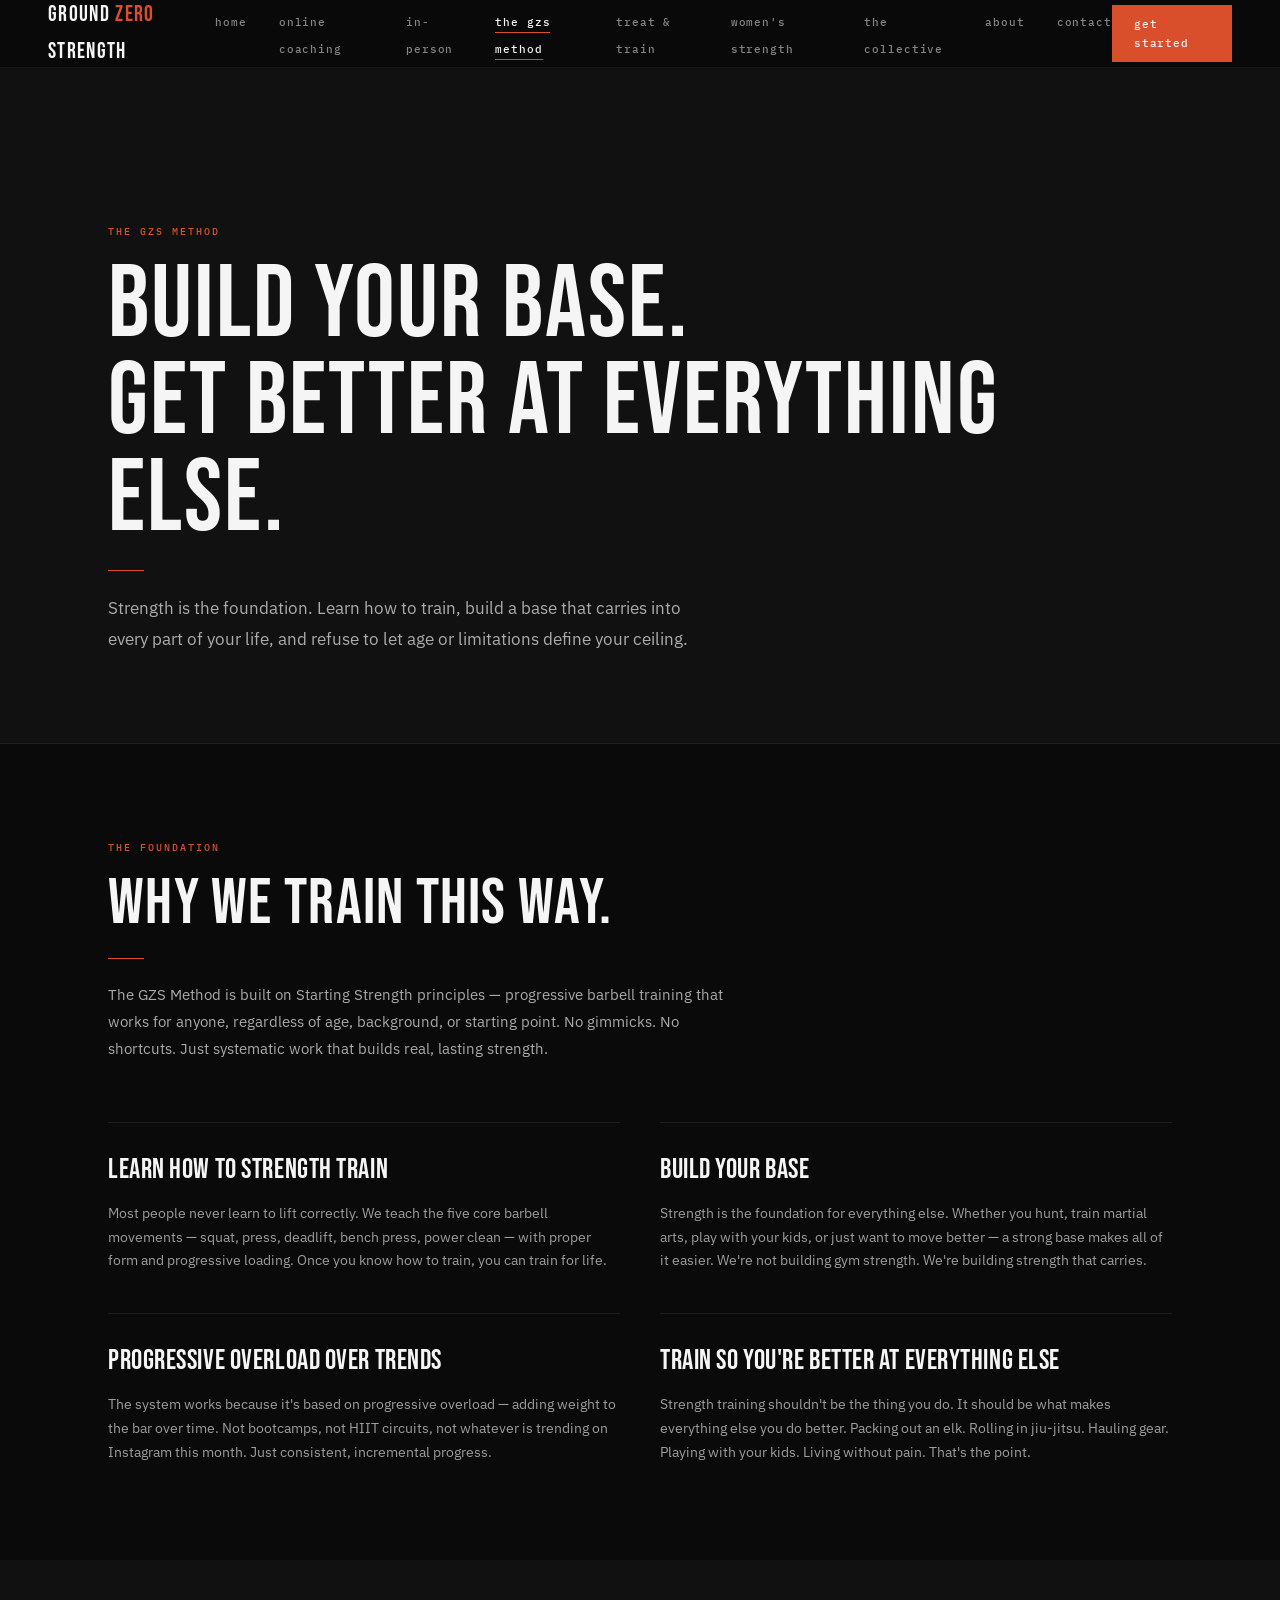
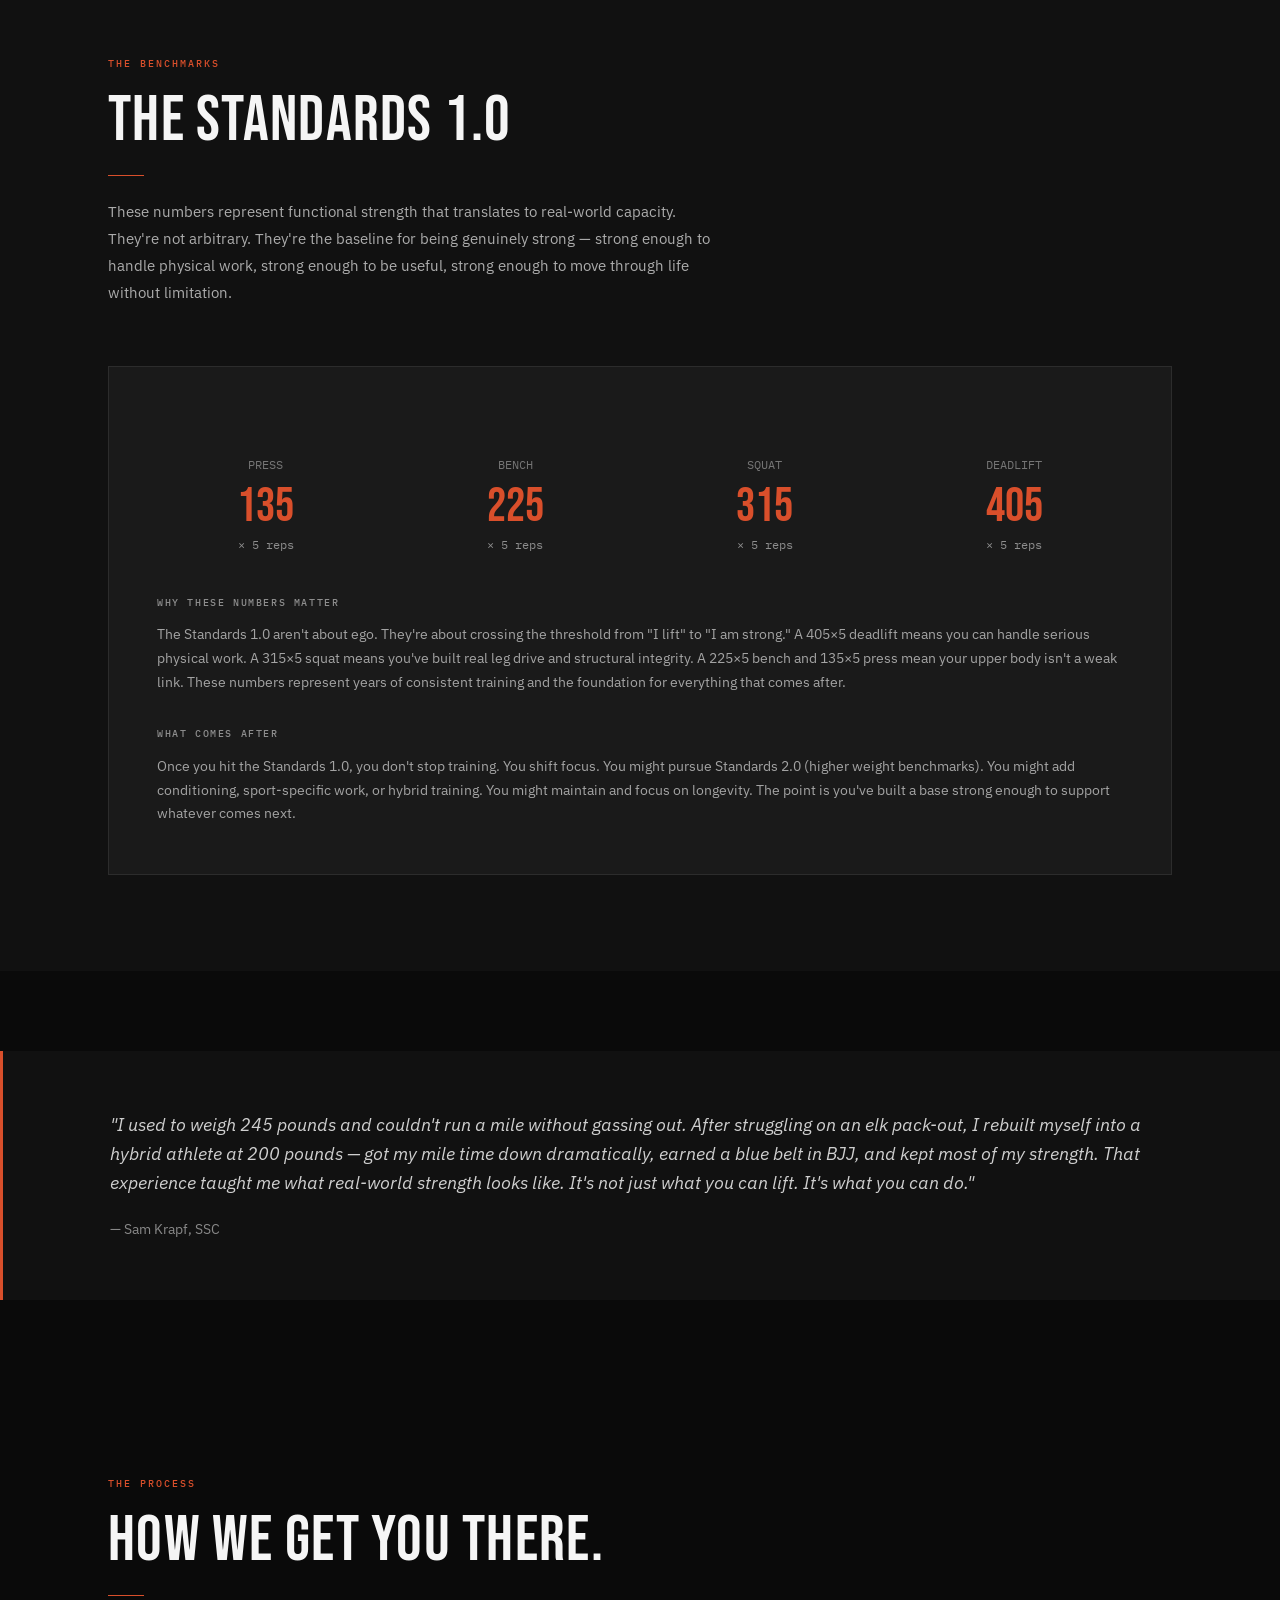
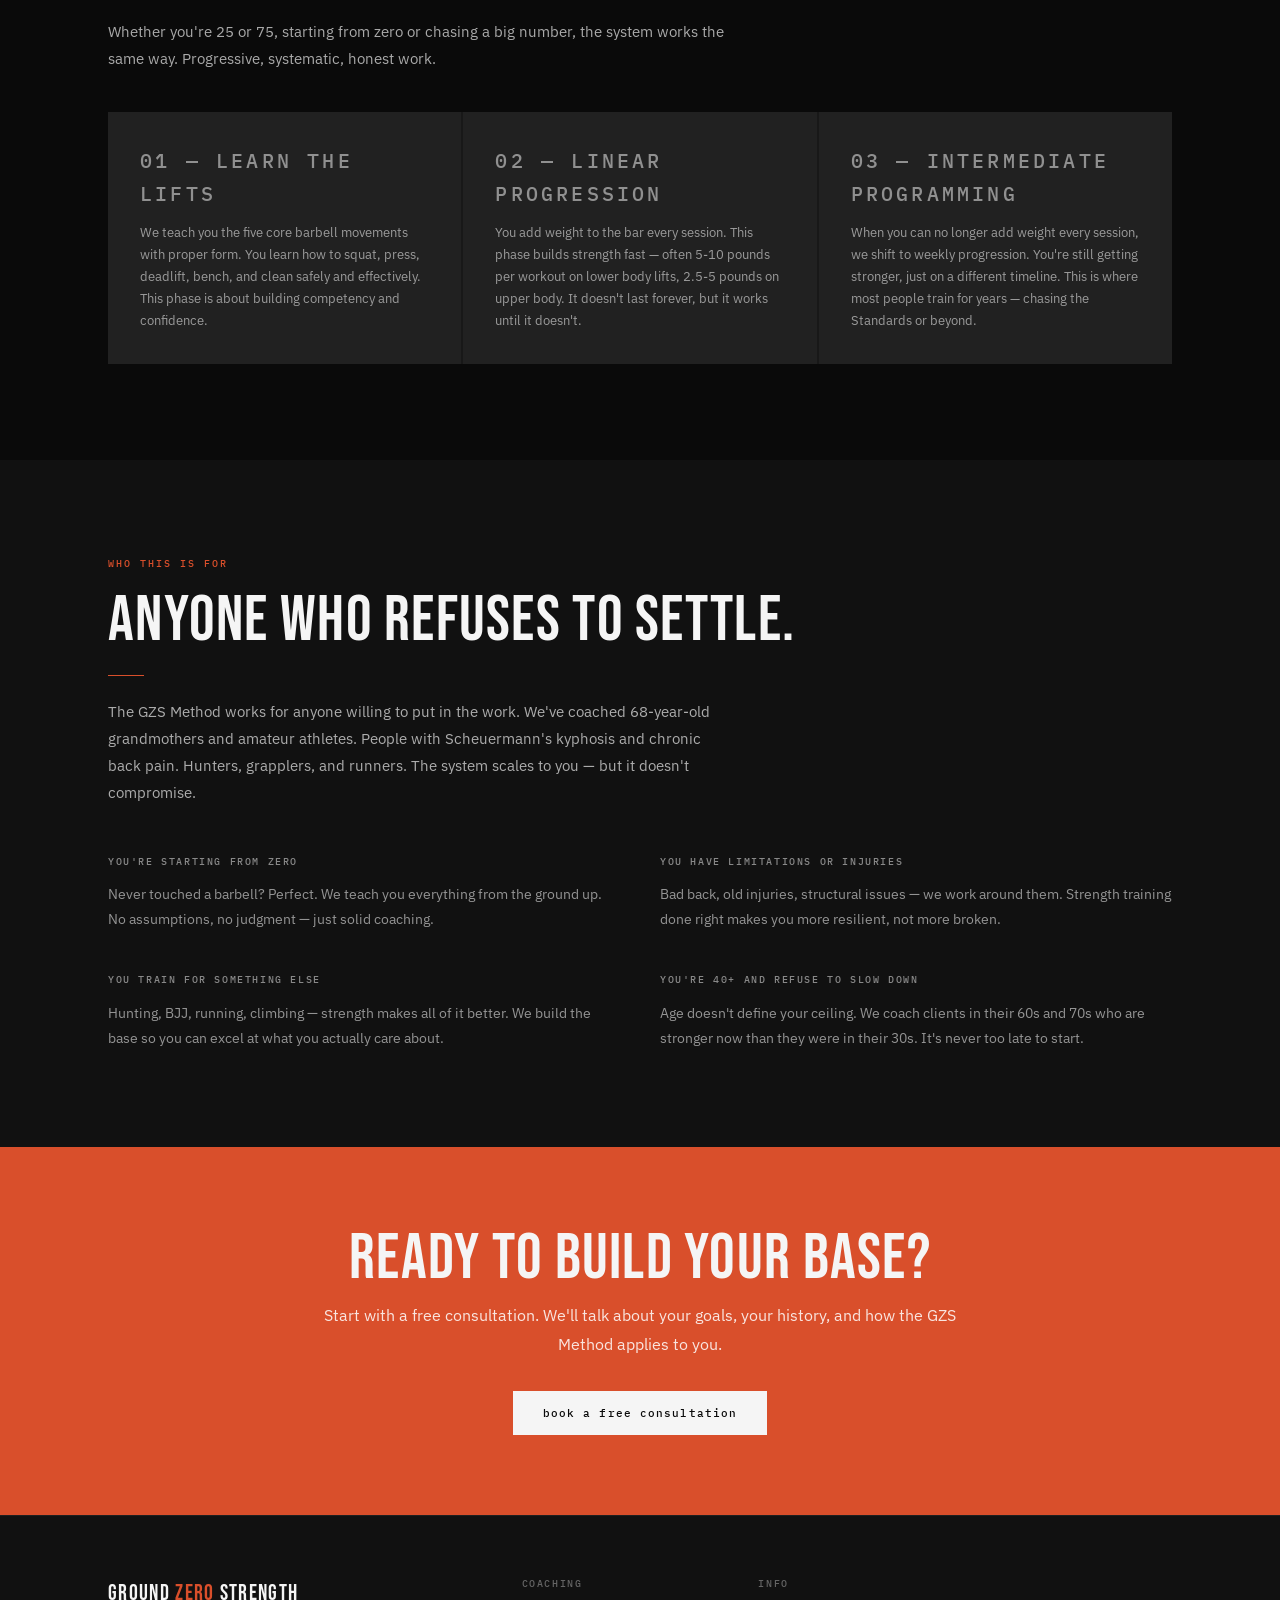
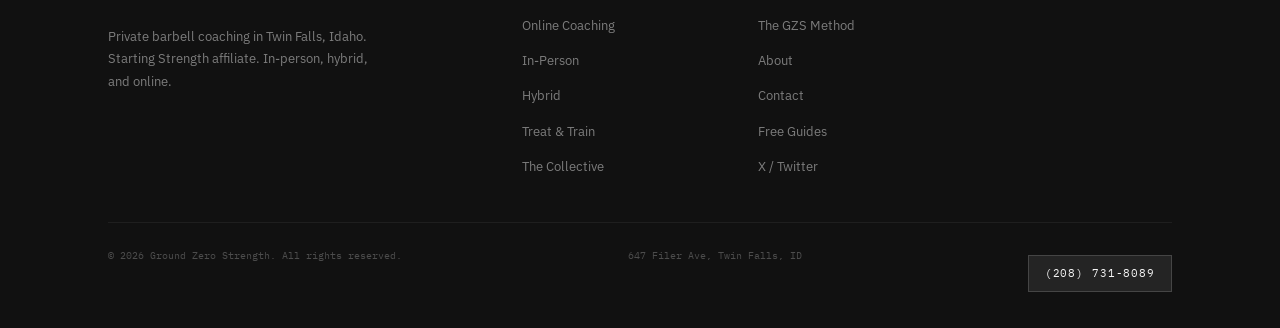
<file: method.html>
<!DOCTYPE html>
<html lang="en">
<head>
<meta charset="UTF-8">
<meta name="viewport" content="width=device-width, initial-scale=1.0">
<title>The GZS Method — Ground Zero Strength | Twin Falls, ID</title>
<meta name="description" content="Build your base. Learn how to strength train. Get better at everything else. The GZS Method combines Starting Strength principles with real-world application.">
<meta name="keywords" content="Starting Strength method, barbell training Twin Falls, strength training philosophy, progressive overload, functional strength">
<meta property="og:title" content="The GZS Method — Ground Zero Strength">
<meta property="og:description" content="Build your base. Learn how to strength train. Get better at everything else.">
<meta property="og:url" content="https://groundzerostrength.com/method.html">
<link rel="canonical" href="https://groundzerostrength.com/method.html">
<link rel="stylesheet" href="shared.css">
<style>
.principle-grid { display: grid; grid-template-columns: repeat(2, 1fr); gap: 40px; margin-top: 60px; }
.principle { border-top: 1px solid rgba(255,255,255,0.08); padding-top: 32px; }
.principle h3 { margin-bottom: 16px; font-size: 28px; }
.principle p { font-size: 14px; color: rgba(255,255,255,0.6); line-height: 1.7; }
.standards-box { background: rgba(255,255,255,0.04); border: 1px solid rgba(255,255,255,0.08); padding: 48px; margin-top: 60px; }
.standards-lifts { display: grid; grid-template-columns: repeat(4, 1fr); gap: 32px; margin: 40px 0; }
.lift { text-align: center; }
.lift-name { font-size: 12px; color: rgba(255,255,255,0.4); font-family: var(--mono); margin-bottom: 8px; }
.lift-num { font-family: var(--display); font-size: 48px; color: var(--accent); line-height: 1; }
.lift-reps { font-size: 12px; color: rgba(255,255,255,0.5); font-family: var(--mono); margin-top: 4px; }
.quote-block { background: var(--off-black); padding: 60px 48px; margin: 80px 0; border-left: 3px solid var(--accent); }
.quote-block p { font-size: 18px; line-height: 1.6; color: rgba(255,255,255,0.8); font-style: italic; }
.progression { display: grid; grid-template-columns: repeat(3, 1fr); gap: 2px; background: rgba(255,255,255,0.06); margin-top: 40px; }
.prog-stage { background: rgba(255,255,255,0.04); padding: 32px; }
.prog-stage h4 { margin-bottom: 12px; font-size: 20px; }
.prog-stage p { font-size: 13px; color: rgba(255,255,255,0.55); line-height: 1.7; }
@media (max-width: 900px) {
  .principle-grid { grid-template-columns: 1fr; }
  .standards-lifts { grid-template-columns: repeat(2, 1fr); }
  .progression { grid-template-columns: 1fr; }
}
</style>
</head>
<body>
<nav id="mainNav"></nav>
<div class="mob-menu" id="mobMenu"></div>
<div class="pt">

  <div class="pg-hero">
    <div class="wrap">
      <span class="eyebrow">The GZS Method</span>
      <h1>Build your base.<br>Get better at everything else.</h1>
      <div class="rule"></div>
      <p class="lg" style="max-width:580px;">Strength is the foundation. Learn how to train, build a base that carries into every part of your life, and refuse to let age or limitations define your ceiling.</p>
    </div>
  </div>

  <section>
    <div class="wrap">
      <span class="eyebrow">The Foundation</span>
      <h2>Why we train this way.</h2>
      <div class="rule"></div>
      <p style="max-width:620px;">The GZS Method is built on Starting Strength principles — progressive barbell training that works for anyone, regardless of age, background, or starting point. No gimmicks. No shortcuts. Just systematic work that builds real, lasting strength.</p>
      
      <div class="principle-grid">
        <div class="principle">
          <h3>Learn How to Strength Train</h3>
          <p>Most people never learn to lift correctly. We teach the five core barbell movements — squat, press, deadlift, bench press, power clean — with proper form and progressive loading. Once you know how to train, you can train for life.</p>
        </div>
        
        <div class="principle">
          <h3>Build Your Base</h3>
          <p>Strength is the foundation for everything else. Whether you hunt, train martial arts, play with your kids, or just want to move better — a strong base makes all of it easier. We're not building gym strength. We're building strength that carries.</p>
        </div>
        
        <div class="principle">
          <h3>Progressive Overload Over Trends</h3>
          <p>The system works because it's based on progressive overload — adding weight to the bar over time. Not bootcamps, not HIIT circuits, not whatever is trending on Instagram this month. Just consistent, incremental progress.</p>
        </div>
        
        <div class="principle">
          <h3>Train So You're Better at Everything Else</h3>
          <p>Strength training shouldn't be the thing you do. It should be what makes everything else you do better. Packing out an elk. Rolling in jiu-jitsu. Hauling gear. Playing with your kids. Living without pain. That's the point.</p>
        </div>
      </div>
    </div>
  </section>

  <section style="background:var(--off-black);">
    <div class="wrap">
      <span class="eyebrow">The Benchmarks</span>
      <h2>The Standards 1.0</h2>
      <div class="rule"></div>
      <p style="max-width:620px;">These numbers represent functional strength that translates to real-world capacity. They're not arbitrary. They're the baseline for being genuinely strong — strong enough to handle physical work, strong enough to be useful, strong enough to move through life without limitation.</p>
      
      <div class="standards-box">
        <div class="standards-lifts">
          <div class="lift">
            <div class="lift-name">PRESS</div>
            <div class="lift-num">135</div>
            <div class="lift-reps">× 5 reps</div>
          </div>
          <div class="lift">
            <div class="lift-name">BENCH</div>
            <div class="lift-num">225</div>
            <div class="lift-reps">× 5 reps</div>
          </div>
          <div class="lift">
            <div class="lift-name">SQUAT</div>
            <div class="lift-num">315</div>
            <div class="lift-reps">× 5 reps</div>
          </div>
          <div class="lift">
            <div class="lift-name">DEADLIFT</div>
            <div class="lift-num">405</div>
            <div class="lift-reps">× 5 reps</div>
          </div>
        </div>
        
        <h4 style="margin-top: 24px; margin-bottom: 12px;">Why These Numbers Matter</h4>
        <p style="font-size: 14px; color: rgba(255,255,255,0.6); line-height: 1.7;">The Standards 1.0 aren't about ego. They're about crossing the threshold from "I lift" to "I am strong." A 405×5 deadlift means you can handle serious physical work. A 315×5 squat means you've built real leg drive and structural integrity. A 225×5 bench and 135×5 press mean your upper body isn't a weak link. These numbers represent years of consistent training and the foundation for everything that comes after.</p>
        
        <h4 style="margin-top: 32px; margin-bottom: 12px;">What Comes After</h4>
        <p style="font-size: 14px; color: rgba(255,255,255,0.6); line-height: 1.7;">Once you hit the Standards 1.0, you don't stop training. You shift focus. You might pursue Standards 2.0 (higher weight benchmarks). You might add conditioning, sport-specific work, or hybrid training. You might maintain and focus on longevity. The point is you've built a base strong enough to support whatever comes next.</p>
      </div>
    </div>
  </section>

  <div class="quote-block">
    <div class="wrap">
      <p>"I used to weigh 245 pounds and couldn't run a mile without gassing out. After struggling on an elk pack-out, I rebuilt myself into a hybrid athlete at 200 pounds — got my mile time down dramatically, earned a blue belt in BJJ, and kept most of my strength. That experience taught me what real-world strength looks like. It's not just what you can lift. It's what you can do."</p>
      <p style="margin-top: 20px; font-size: 14px; font-style: normal; color: rgba(255,255,255,0.5);">— Sam Krapf, SSC</p>
    </div>
  </div>

  <section>
    <div class="wrap">
      <span class="eyebrow">The Process</span>
      <h2>How we get you there.</h2>
      <div class="rule"></div>
      <p style="max-width:620px;">Whether you're 25 or 75, starting from zero or chasing a big number, the system works the same way. Progressive, systematic, honest work.</p>
      
      <div class="progression">
        <div class="prog-stage">
          <h4>01 — Learn the Lifts</h4>
          <p>We teach you the five core barbell movements with proper form. You learn how to squat, press, deadlift, bench, and clean safely and effectively. This phase is about building competency and confidence.</p>
        </div>
        
        <div class="prog-stage">
          <h4>02 — Linear Progression</h4>
          <p>You add weight to the bar every session. This phase builds strength fast — often 5-10 pounds per workout on lower body lifts, 2.5-5 pounds on upper body. It doesn't last forever, but it works until it doesn't.</p>
        </div>
        
        <div class="prog-stage">
          <h4>03 — Intermediate Programming</h4>
          <p>When you can no longer add weight every session, we shift to weekly progression. You're still getting stronger, just on a different timeline. This is where most people train for years — chasing the Standards or beyond.</p>
        </div>
      </div>
    </div>
  </section>

  <section style="background:var(--off-black);">
    <div class="wrap">
      <span class="eyebrow">Who This Is For</span>
      <h2>Anyone who refuses to settle.</h2>
      <div class="rule"></div>
      <p style="max-width:620px;">The GZS Method works for anyone willing to put in the work. We've coached 68-year-old grandmothers and amateur athletes. People with Scheuermann's kyphosis and chronic back pain. Hunters, grapplers, and runners. The system scales to you — but it doesn't compromise.</p>
      
      <div class="principle-grid" style="margin-top: 48px;">
        <div>
          <h4 style="margin-bottom: 12px;">You're starting from zero</h4>
          <p style="font-size: 14px; color: rgba(255,255,255,0.55);">Never touched a barbell? Perfect. We teach you everything from the ground up. No assumptions, no judgment — just solid coaching.</p>
        </div>
        
        <div>
          <h4 style="margin-bottom: 12px;">You have limitations or injuries</h4>
          <p style="font-size: 14px; color: rgba(255,255,255,0.55);">Bad back, old injuries, structural issues — we work around them. Strength training done right makes you more resilient, not more broken.</p>
        </div>
        
        <div>
          <h4 style="margin-bottom: 12px;">You train for something else</h4>
          <p style="font-size: 14px; color: rgba(255,255,255,0.55);">Hunting, BJJ, running, climbing — strength makes all of it better. We build the base so you can excel at what you actually care about.</p>
        </div>
        
        <div>
          <h4 style="margin-bottom: 12px;">You're 40+ and refuse to slow down</h4>
          <p style="font-size: 14px; color: rgba(255,255,255,0.55);">Age doesn't define your ceiling. We coach clients in their 60s and 70s who are stronger now than they were in their 30s. It's never too late to start.</p>
        </div>
      </div>
    </div>
  </section>

  <div class="cta-bar">
    <div class="wrap-sm">
      <h2>Ready to build your base?</h2>
      <p>Start with a free consultation. We'll talk about your goals, your history, and how the GZS Method applies to you.</p>
      <a class="btn btn-white" href="contact.html">Book a Free Consultation</a>
    </div>
  </div>

  <footer id="mainFooter"></footer>
</div>
<script src="shared.js"></script>
<script>renderNav('method'); renderFooter(document.getElementById('mainFooter'));</script>
</body>
</html>
</file>
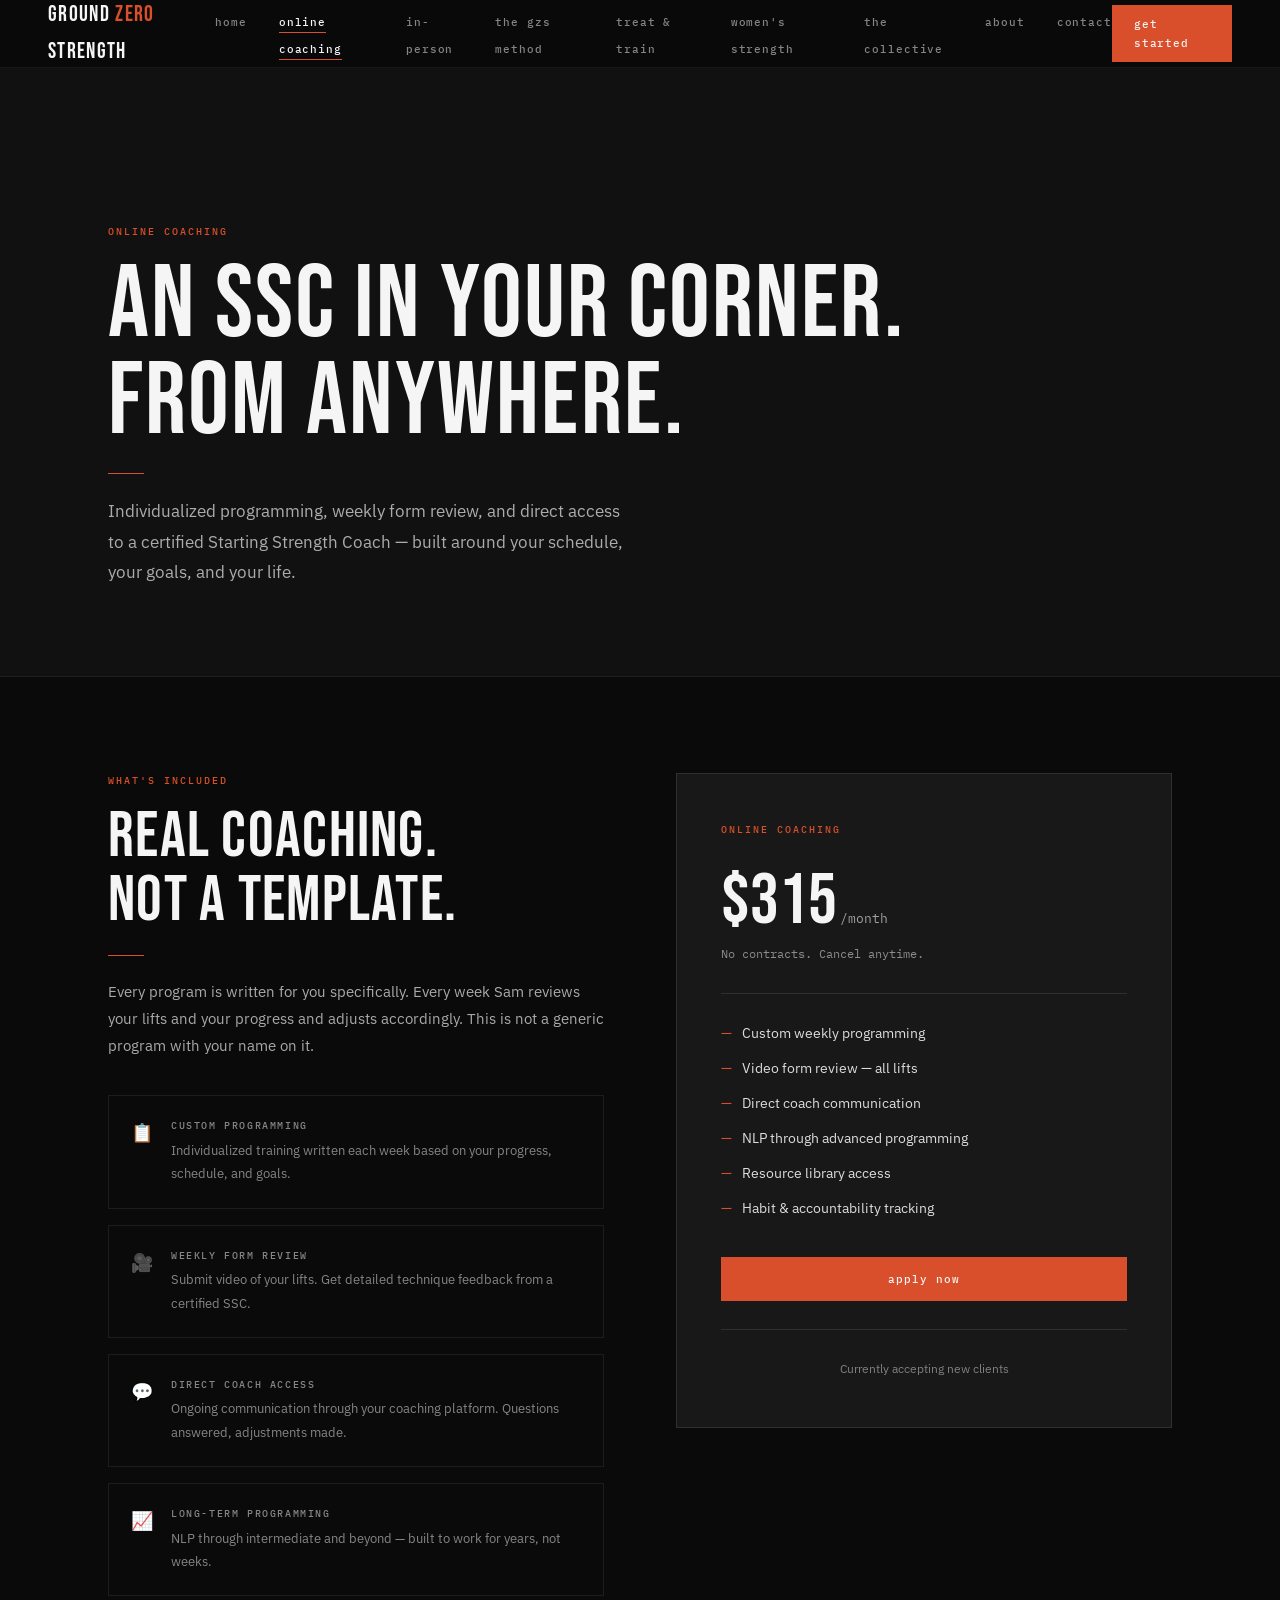
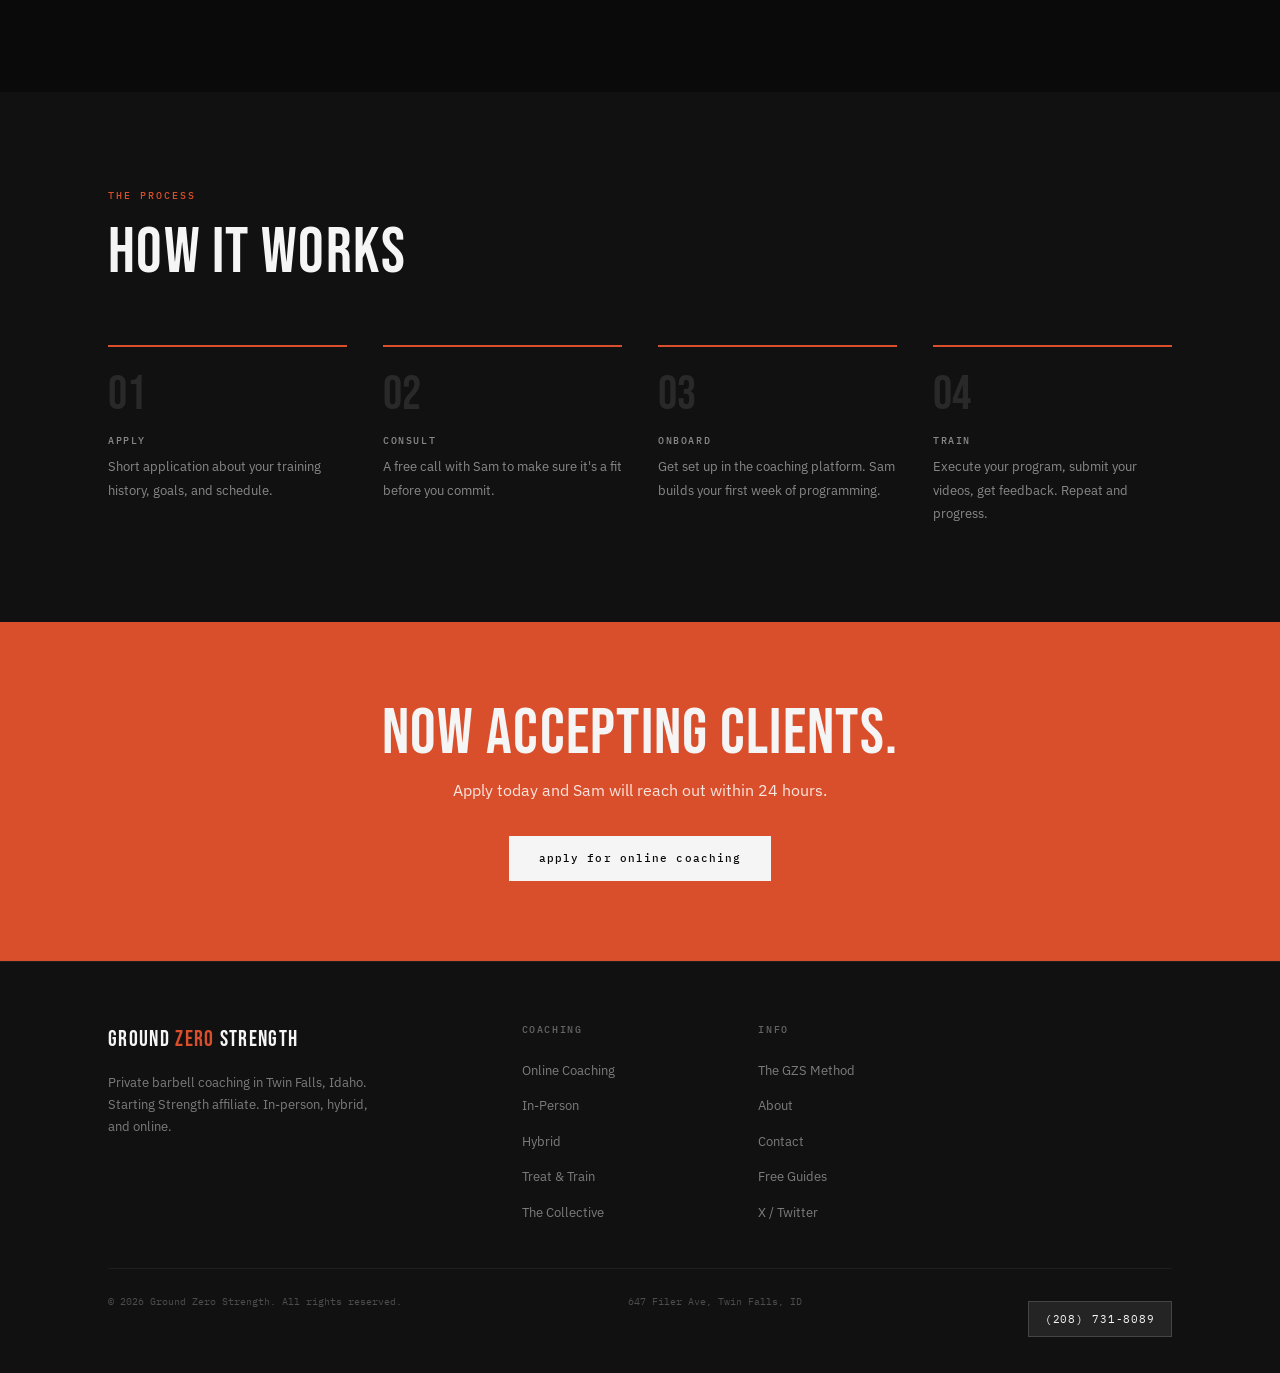
<file: online-coaching.html>
<!DOCTYPE html>
<html lang="en">
<head>
<meta charset="UTF-8">
<meta name="viewport" content="width=device-width, initial-scale=1.0">
<title>Online Coaching — Ground Zero Strength | Starting Strength Coach</title>
<meta name="description" content="Work with Starting Strength Coach Sam Krapf online. Custom programming, weekly form review, and direct coach access for $315/month. No contracts.">
<meta name="keywords" content="online barbell coaching, Starting Strength online coach, online strength coach, remote barbell programming, SSC online coaching">
<meta property="og:title" content="Online Coaching — Ground Zero Strength">
<meta property="og:description" content="Custom programming, weekly form review, and direct access to a certified Starting Strength Coach — from anywhere in the world.">
<meta property="og:url" content="https://groundzerostrength.com/online-coaching.html">
<link rel="canonical" href="https://groundzerostrength.com/online-coaching.html">
<script type="application/ld+json">
{
  "@context": "https://schema.org",
  "@type": "Service",
  "name": "Online Barbell Coaching",
  "provider": { "@type": "Person", "name": "Sam Krapf", "jobTitle": "Starting Strength Coach" },
  "description": "Custom weekly programming, video form review, and direct coach communication for barbell lifters.",
  "offers": { "@type": "Offer", "price": "315", "priceCurrency": "USD", "priceSpecification": { "@type": "UnitPriceSpecification", "billingDuration": "P1M" } }
}
</script>
<link rel="stylesheet" href="shared.css">
<style>
.coaching-split { display: grid; grid-template-columns: 1fr 1fr; gap: 72px; align-items: start; }
.includes { margin-top: 36px; display: flex; flex-direction: column; gap: 16px; }
.inc-item { display: flex; gap: 18px; padding: 22px; border: 1px solid rgba(255,255,255,0.08); }
.inc-icon { font-size: 18px; flex-shrink: 0; }
.inc-item h4 { margin-bottom: 4px; }
.inc-item p { font-size: 13px; color: rgba(255,255,255,0.5); }
.price-card { background: rgba(255,255,255,0.06); border: 1px solid rgba(255,255,255,0.1); color: var(--white); padding: 48px 44px; position: sticky; top: 92px; }
.price-card .eyebrow { color: var(--accent); }
.price-big { font-family: var(--display); font-size: 72px; line-height: 1; color: var(--white); }
.price-per { font-size: 13px; color: rgba(255,255,255,0.6); margin-left: 3px; font-family: var(--mono); }
.price-note { font-size: 12px; color: rgba(255,255,255,0.5); margin-top: 5px; font-family: var(--mono); }
.price-feats { list-style: none; margin: 28px 0 36px; display: flex; flex-direction: column; gap: 12px; }
.price-feats li { font-size: 14px; color: rgba(255,255,255,0.85); display: flex; gap: 10px; }
.price-feats li::before { content: '—'; color: var(--accent); flex-shrink: 0; }
.price-hr { border: none; border-top: 1px solid rgba(255,255,255,0.1); margin: 28px 0; }
.steps { display: grid; grid-template-columns: repeat(4,1fr); gap: 36px; margin-top: 60px; }
.step { border-top: 2px solid var(--accent); padding-top: 24px; }
.step-n { font-family: var(--display); font-size: 48px; color: rgba(255,255,255,0.1); line-height: 1; margin-bottom: 14px; }
.step h4 { margin-bottom: 6px; }
.step p { font-size: 13px; color: rgba(255,255,255,0.5); }
@media (max-width: 900px) {
  .coaching-split { grid-template-columns: 1fr; }
  .price-card { position: static; }
  .steps { grid-template-columns: 1fr 1fr; }
}
@media (max-width: 580px) { .steps { grid-template-columns: 1fr; } }
</style>
</head>
<body>
<nav id="mainNav"></nav>
<div class="mob-menu" id="mobMenu"></div>
<div class="pt">

  <div class="pg-hero">
    <div class="wrap">
      <span class="eyebrow">Online Coaching</span>
      <h1>An SSC in your corner.<br>From anywhere.</h1>
      <div class="rule"></div>
      <p class="lg" style="max-width:520px;">Individualized programming, weekly form review, and direct access to a certified Starting Strength Coach — built around your schedule, your goals, and your life.</p>
    </div>
  </div>

  <section>
    <div class="wrap">
      <div class="coaching-split">
        <div>
          <span class="eyebrow">What's Included</span>
          <h2>Real coaching.<br>Not a template.</h2>
          <div class="rule"></div>
          <p>Every program is written for you specifically. Every week Sam reviews your lifts and your progress and adjusts accordingly. This is not a generic program with your name on it.</p>
          <div class="includes">
            <div class="inc-item"><div class="inc-icon">📋</div><div><h4>Custom Programming</h4><p>Individualized training written each week based on your progress, schedule, and goals.</p></div></div>
            <div class="inc-item"><div class="inc-icon">🎥</div><div><h4>Weekly Form Review</h4><p>Submit video of your lifts. Get detailed technique feedback from a certified SSC.</p></div></div>
            <div class="inc-item"><div class="inc-icon">💬</div><div><h4>Direct Coach Access</h4><p>Ongoing communication through your coaching platform. Questions answered, adjustments made.</p></div></div>
            <div class="inc-item"><div class="inc-icon">📈</div><div><h4>Long-Term Programming</h4><p>NLP through intermediate and beyond — built to work for years, not weeks.</p></div></div>
          </div>
        </div>
        <div>
          <div class="price-card">
            <span class="eyebrow">Online Coaching</span>
            <div style="margin:28px 0;">
              <span class="price-big">$315</span><span class="price-per">/month</span>
              <p class="price-note">No contracts. Cancel anytime.</p>
            </div>
            <hr class="price-hr">
            <ul class="price-feats">
              <li>Custom weekly programming</li>
              <li>Video form review — all lifts</li>
              <li>Direct coach communication</li>
              <li>NLP through advanced programming</li>
              <li>Resource library access</li>
              <li>Habit &amp; accountability tracking</li>
            </ul>
            <a class="btn btn-accent" href="https://coaching.gzstrength.com" target="_blank" style="display:block;text-align:center;width:100%;">Apply Now</a>
            <hr class="price-hr">
            <p style="font-size:12px;color:rgba(255,255,255,0.45);text-align:center;">Currently accepting new clients</p>
          </div>
        </div>
      </div>
    </div>
  </section>

  <section style="background:var(--off-black);">
    <div class="wrap">
      <span class="eyebrow">The Process</span>
      <h2>How it works</h2>
      <div class="steps">
        <div class="step"><div class="step-n">01</div><h4>Apply</h4><p>Short application about your training history, goals, and schedule.</p></div>
        <div class="step"><div class="step-n">02</div><h4>Consult</h4><p>A free call with Sam to make sure it's a fit before you commit.</p></div>
        <div class="step"><div class="step-n">03</div><h4>Onboard</h4><p>Get set up in the coaching platform. Sam builds your first week of programming.</p></div>
        <div class="step"><div class="step-n">04</div><h4>Train</h4><p>Execute your program, submit your videos, get feedback. Repeat and progress.</p></div>
      </div>
    </div>
  </section>

  <div class="cta-bar">
    <div class="wrap-sm">
      <h2>Now accepting clients.</h2>
      <p>Apply today and Sam will reach out within 24 hours.</p>
      <a class="btn btn-white" href="https://coaching.gzstrength.com" target="_blank">Apply for Online Coaching</a>
    </div>
  </div>

  <footer id="mainFooter"></footer>
</div>
<script src="shared.js"></script>
<script>renderNav('online'); renderFooter(document.getElementById('mainFooter'));</script>
</body>
</html>
</file>
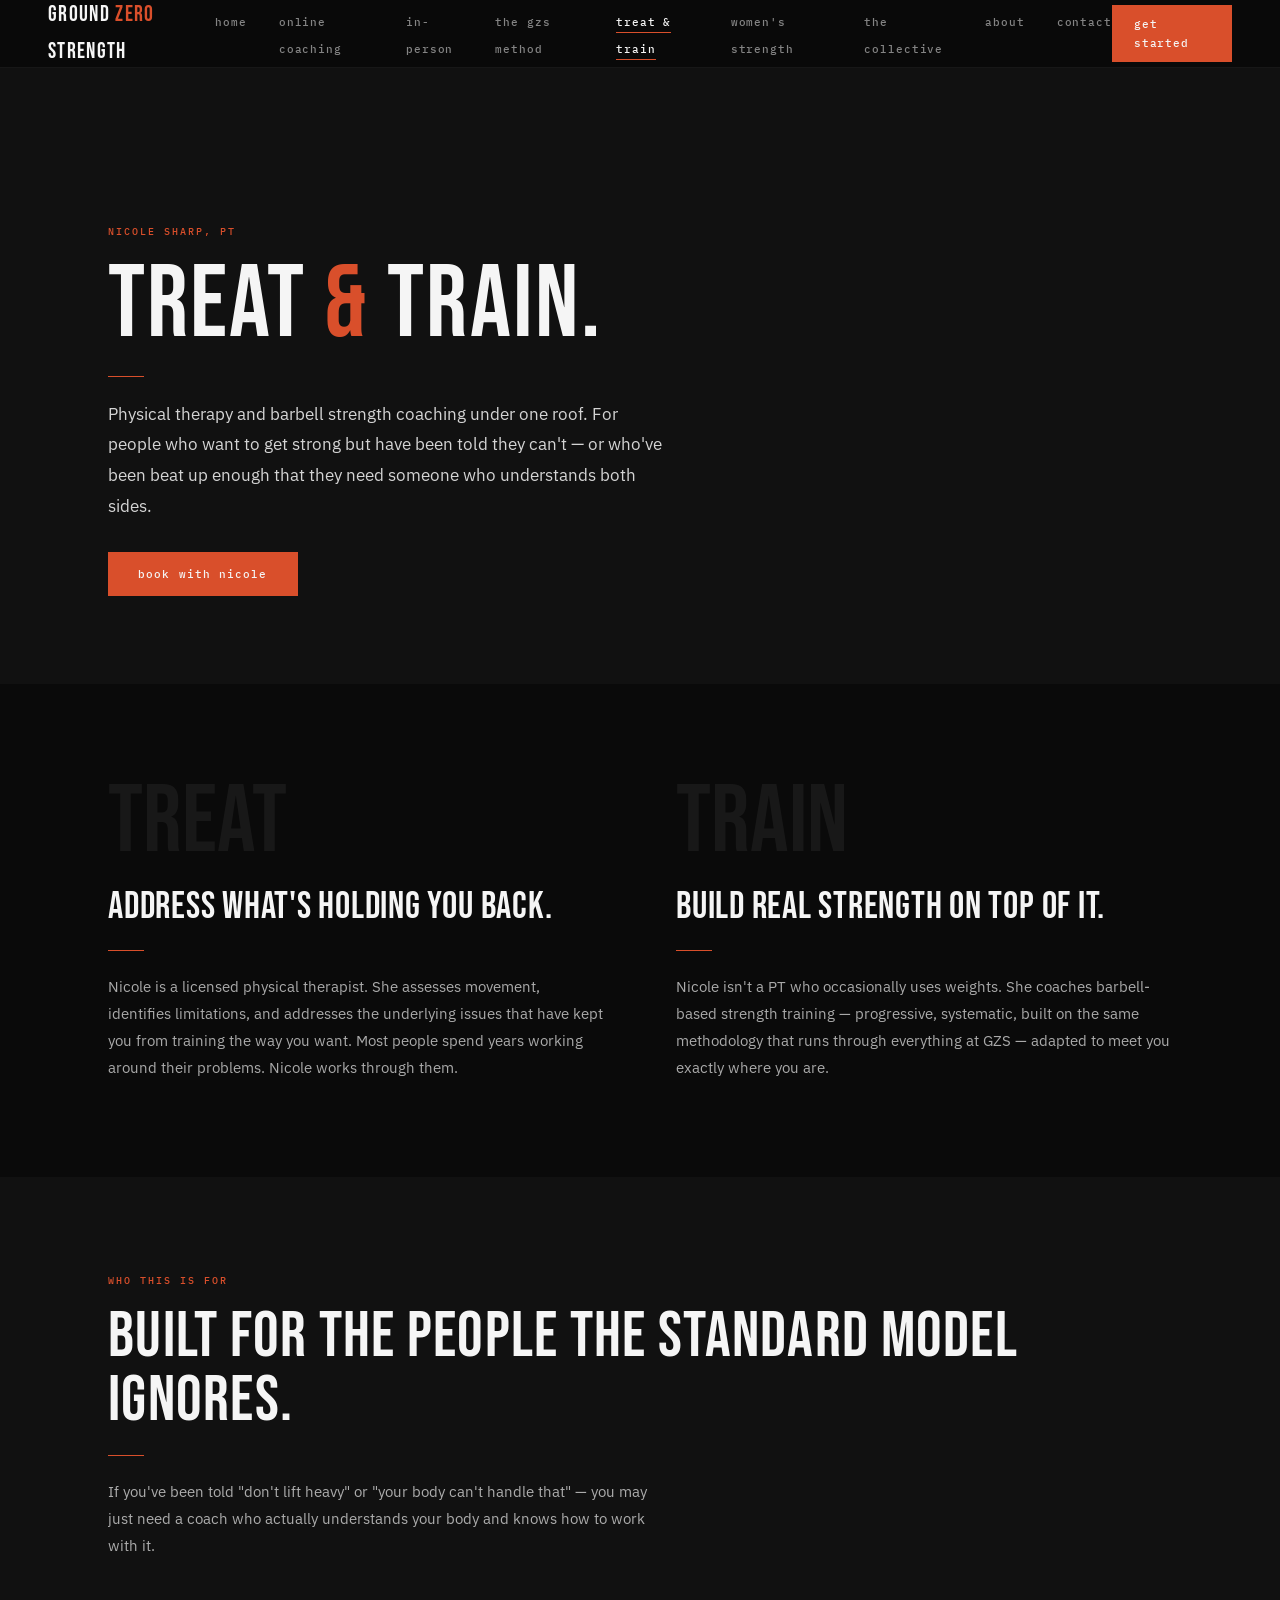
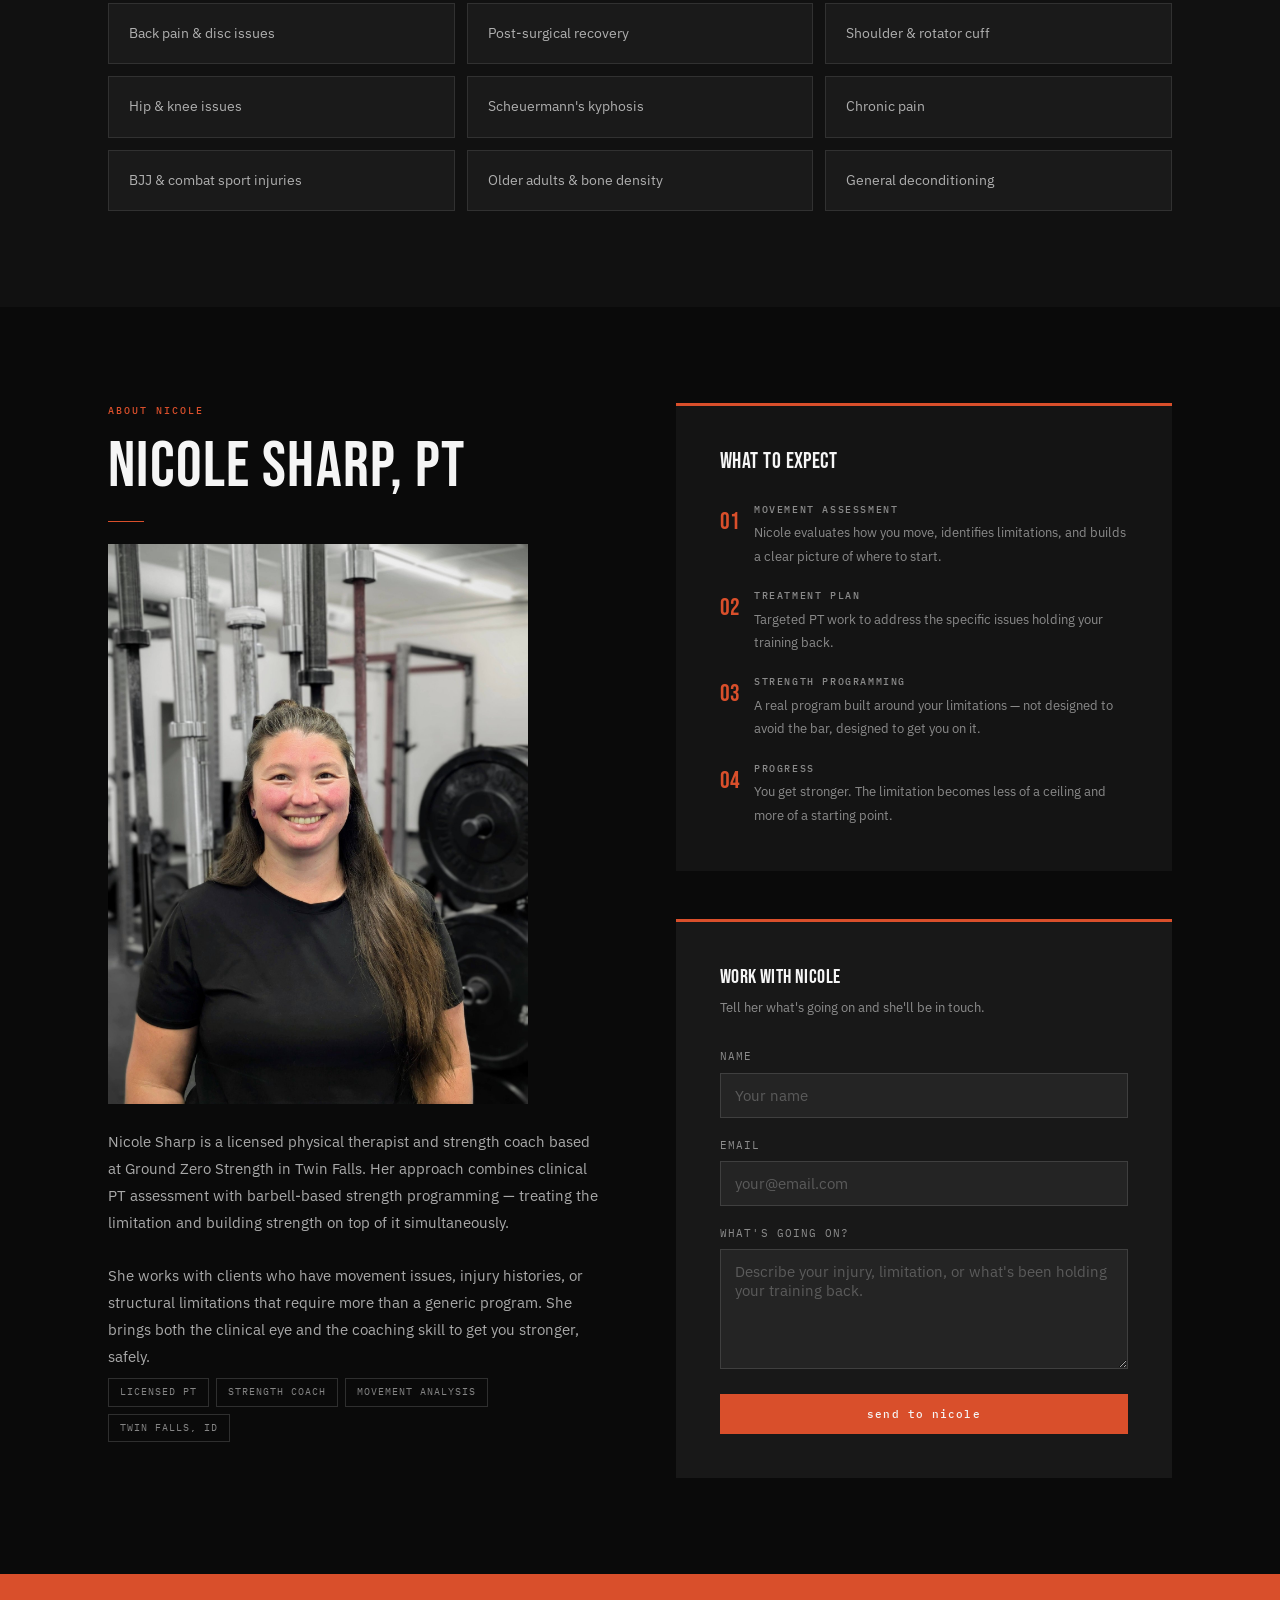
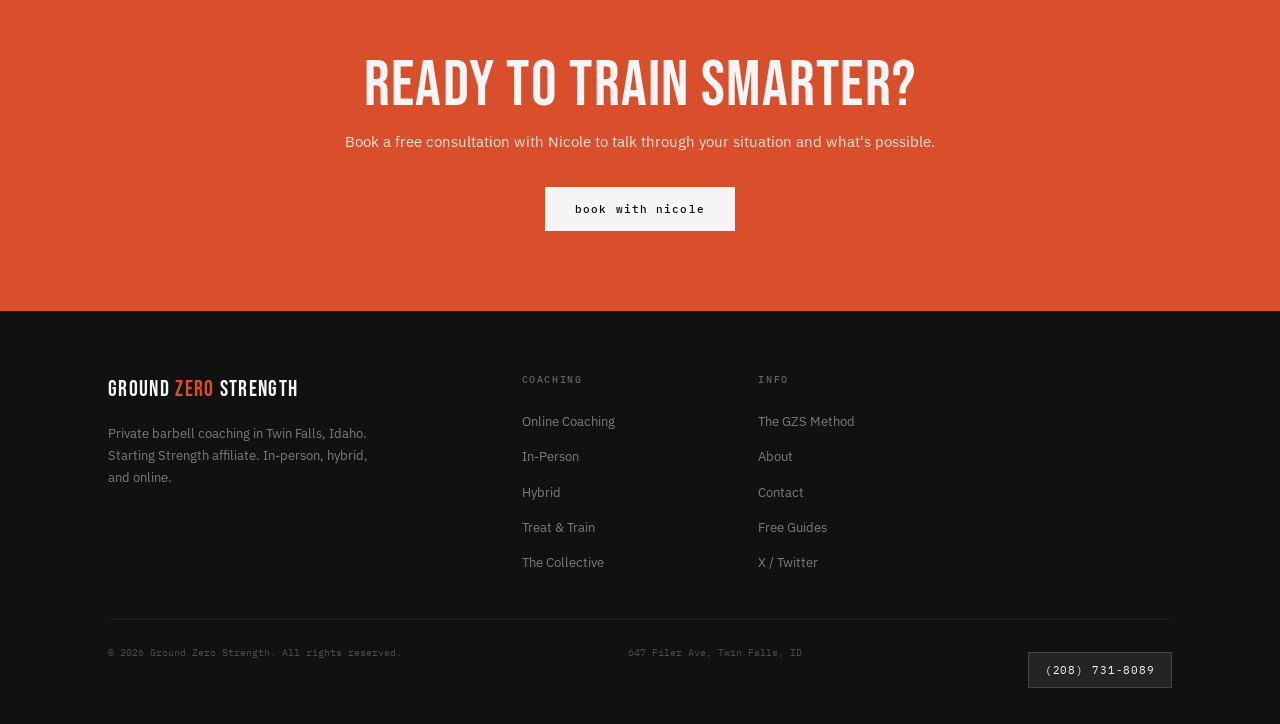
<file: treat-and-train.html>
<!DOCTYPE html>
<html lang="en">
<head>
<meta charset="UTF-8">
<meta name="viewport" content="width=device-width, initial-scale=1.0">
<title>Treat & Train — Physical Therapy + Strength Coaching | Ground Zero Strength</title>
<meta name="description" content="PT assessment and barbell strength coaching under one roof with Nicole Sharp in Twin Falls, Idaho. For people with injuries, limitations, or movement issues who want to get strong.">
<meta name="keywords" content="physical therapy strength training Twin Falls, treat and train Idaho, PT barbell coaching, strength training injuries Idaho, Nicole Sharp PT, post rehab strength training">
<meta property="og:title" content="Treat & Train — PT + Strength Coaching at Ground Zero Strength">
<meta property="og:description" content="Physical therapy and barbell coaching under one roof in Twin Falls, ID. For people who've been told they can't lift — with Nicole Sharp, PT.">
<meta property="og:url" content="https://groundzerostrength.com/treat-and-train.html">
<link rel="canonical" href="https://groundzerostrength.com/treat-and-train.html">
<script type="application/ld+json">
{
  "@context": "https://schema.org",
  "@type": "Service",
  "name": "Treat & Train — Physical Therapy and Strength Coaching",
  "provider": { "@type": "Person", "name": "Nicole Sharp", "jobTitle": "Physical Therapist" },
  "description": "Combined PT assessment and barbell strength coaching for people with injuries, limitations, and movement issues.",
  "areaServed": { "@type": "City", "name": "Twin Falls", "addressRegion": "ID" }
}
</script>
<link rel="preconnect" href="https://fonts.googleapis.com">
<link rel="stylesheet" href="shared.css">
<style>
.nic-hero { padding: 156px 0 88px; background: var(--off-black); }
.nic-hero h1 { color: var(--white); }
.nic-hero h1 em { color: var(--accent); font-style: normal; }
.nic-hero .rule { background: var(--accent); }
.nic-hero p { color: rgba(255,255,255,0.82); }
.tt-word { font-family: var(--display); font-size: clamp(56px, 8vw, 96px); line-height: 0.9; color: rgba(255,255,255,0.06); margin-bottom: 20px; }
.conds { display: grid; grid-template-columns: repeat(3,1fr); gap: 12px; margin-top: 44px; }
.cond { padding: 18px 20px; border: 1px solid rgba(255,255,255,0.1); font-size: 14px; color: rgba(255,255,255,0.65); background: rgba(255,255,255,0.04); font-weight: 400; }
.process-box { background: rgba(255,255,255,0.04); padding: 44px; border-top: 3px solid var(--accent); }
.proc-item { display: flex; gap: 14px; margin-bottom: 20px; }
.proc-item:last-child { margin-bottom: 0; }
.proc-num { color: var(--accent); font-family: var(--display); font-size: 24px; flex-shrink: 0; }
.proc-item h4 { margin-bottom: 3px; }
.proc-item p { font-size: 13px; color: rgba(255,255,255,0.5); }
.tags { display: flex; flex-wrap: wrap; gap: 7px; margin-top: 8px; }
.tag { font-size: 10px; letter-spacing: 0.1em; text-transform: uppercase; color: rgba(255,255,255,0.5); padding: 5px 11px; border: 1px solid rgba(255,255,255,0.15); font-family: var(--mono); }
.nic-cta { background: var(--accent); padding: 80px 0; text-align: center; }
.nic-cta h2 { color: var(--white); margin-bottom: 10px; }
.nic-cta p { color: rgba(255,255,255,0.85); margin-bottom: 32px; }
.nic-form { background: rgba(255,255,255,0.06); padding: 44px; border-top: 3px solid var(--accent); margin-top: 48px; }
.nic-form h3 { color: var(--white); margin-bottom: 8px; font-size: 20px; }
.nic-form p.form-sub { font-size: 13px; color: rgba(255,255,255,0.5); margin-bottom: 28px; }
.form-field { margin-bottom: 18px; }
.form-field label { display: block; font-size: 11px; letter-spacing: 0.1em; text-transform: uppercase; font-family: var(--mono); color: rgba(255,255,255,0.5); margin-bottom: 7px; }
.form-field input,
.form-field textarea { width: 100%; background: rgba(255,255,255,0.05); border: 1px solid rgba(255,255,255,0.12); color: var(--white); font-family: var(--sans); font-size: 15px; padding: 12px 14px; outline: none; box-sizing: border-box; transition: border-color 0.2s; }
.form-field input:focus,
.form-field textarea:focus { border-color: var(--accent); }
.form-field textarea { resize: vertical; min-height: 120px; }
.form-field input::placeholder,
.form-field textarea::placeholder { color: rgba(255,255,255,0.25); }
@media (max-width: 900px) {
  .nic-hero { padding: 116px 0 60px; }
  .conds { grid-template-columns: 1fr 1fr; }
  .nic-form { padding: 28px; }
}
@media (max-width: 580px) { .conds { grid-template-columns: 1fr; } }
</style>
</head>
<body>
<nav id="mainNav"></nav>
<div class="mob-menu" id="mobMenu"></div>
<div class="pt">

  <div class="nic-hero">
    <div class="wrap">
      <span class="eyebrow" style="color:var(--accent)">Nicole Sharp, PT</span>
      <h1>Treat <em>&amp;</em> Train.</h1>
      <div class="rule"></div>
      <p class="lg" style="max-width:560px;">Physical therapy and barbell strength coaching under one roof. For people who want to get strong but have been told they can't — or who've been beat up enough that they need someone who understands both sides.</p>
      <br>
      <a class="btn btn-accent" href="contact.html" style="margin-top:4px;">Book with Nicole</a>
    </div>
  </div>

  <section>
    <div class="wrap">
      <div class="g2" style="gap:72px;align-items:start;">
        <div>
          <div class="tt-word">Treat</div>
          <h3>Address what's holding you back.</h3>
          <div class="rule"></div>
          <p>Nicole is a licensed physical therapist. She assesses movement, identifies limitations, and addresses the underlying issues that have kept you from training the way you want. Most people spend years working around their problems. Nicole works through them.</p>
        </div>
        <div>
          <div class="tt-word">Train</div>
          <h3>Build real strength on top of it.</h3>
          <div class="rule"></div>
          <p>Nicole isn't a PT who occasionally uses weights. She coaches barbell-based strength training — progressive, systematic, built on the same methodology that runs through everything at GZS — adapted to meet you exactly where you are.</p>
        </div>
      </div>
    </div>
  </section>

  <section style="background:var(--off-black);">
    <div class="wrap">
      <span class="eyebrow">Who This Is For</span>
      <h2>Built for the people the standard model ignores.</h2>
      <div class="rule"></div>
      <p style="max-width:560px;">If you've been told "don't lift heavy" or "your body can't handle that" — you may just need a coach who actually understands your body and knows how to work with it.</p>
      <div class="conds">
        <div class="cond">Back pain &amp; disc issues</div>
        <div class="cond">Post-surgical recovery</div>
        <div class="cond">Shoulder &amp; rotator cuff</div>
        <div class="cond">Hip &amp; knee issues</div>
        <div class="cond">Scheuermann's kyphosis</div>
        <div class="cond">Chronic pain</div>
        <div class="cond">BJJ &amp; combat sport injuries</div>
        <div class="cond">Older adults &amp; bone density</div>
        <div class="cond">General deconditioning</div>
      </div>
    </div>
  </section>

  <section>
    <div class="wrap">
      <div class="g2" style="gap:72px;align-items:start;">
        <div>
          <span class="eyebrow">About Nicole</span>
          <h2>Nicole Sharp, PT</h2>
          <div class="rule"></div>
          <img src="nicole.jpg" alt="Nicole Sharp, Physical Therapist and Strength Coach at Ground Zero Strength" style="width:100%;max-width:420px;display:block;margin-bottom:24px;object-fit:cover;">
          <p>Nicole Sharp is a licensed physical therapist and strength coach based at Ground Zero Strength in Twin Falls. Her approach combines clinical PT assessment with barbell-based strength programming — treating the limitation and building strength on top of it simultaneously.</p>
          <br>
          <p>She works with clients who have movement issues, injury histories, or structural limitations that require more than a generic program. She brings both the clinical eye and the coaching skill to get you stronger, safely.</p>
          <div class="tags"><span class="tag">Licensed PT</span><span class="tag">Strength Coach</span><span class="tag">Movement Analysis</span><span class="tag">Twin Falls, ID</span></div>
        </div>
        <div>
          <div class="process-box">
            <h3 style="margin-bottom:28px;font-size:22px;">What to expect</h3>
            <div class="proc-item"><span class="proc-num">01</span><div><h4>Movement Assessment</h4><p>Nicole evaluates how you move, identifies limitations, and builds a clear picture of where to start.</p></div></div>
            <div class="proc-item"><span class="proc-num">02</span><div><h4>Treatment Plan</h4><p>Targeted PT work to address the specific issues holding your training back.</p></div></div>
            <div class="proc-item"><span class="proc-num">03</span><div><h4>Strength Programming</h4><p>A real program built around your limitations — not designed to avoid the bar, designed to get you on it.</p></div></div>
            <div class="proc-item"><span class="proc-num">04</span><div><h4>Progress</h4><p>You get stronger. The limitation becomes less of a ceiling and more of a starting point.</p></div></div>
          </div>
          <div class="nic-form">
            <h3>Work with Nicole</h3>
            <p class="form-sub">Tell her what's going on and she'll be in touch.</p>
            <form name="nicole-contact" method="POST" data-netlify="true">
              <input type="hidden" name="form-name" value="nicole-contact">
              <div class="form-field">
                <label for="nic-name">Name</label>
                <input type="text" id="nic-name" name="name" placeholder="Your name" required>
              </div>
              <div class="form-field">
                <label for="nic-email">Email</label>
                <input type="email" id="nic-email" name="email" placeholder="your@email.com" required>
              </div>
              <div class="form-field">
                <label for="nic-msg">What's going on?</label>
                <textarea id="nic-msg" name="message" placeholder="Describe your injury, limitation, or what's been holding your training back." required></textarea>
              </div>
              <button type="submit" class="btn btn-accent" style="width:100%;">Send to Nicole</button>
            </form>
          </div>
        </div>
      </div>
    </div>
  </section>

  <div class="nic-cta">
    <div class="wrap-sm">
      <h2>Ready to train smarter?</h2>
      <p>Book a free consultation with Nicole to talk through your situation and what's possible.</p>
      <a class="btn btn-white" href="contact.html">Book with Nicole</a>
    </div>
  </div>

  <footer id="mainFooter"></footer>
</div>
<script src="shared.js"></script>
<script>renderNav('nicole'); renderFooter(document.getElementById('mainFooter'));</script>
</body>
</html>
</file>
<file: shared.css>
/* GZS SHARED STYLES */
@import url('https://fonts.googleapis.com/css2?family=Bebas+Neue&family=IBM+Plex+Mono:wght@400;500&family=IBM+Plex+Sans:wght@300;400;500;600&display=swap');
*, *::before, *::after { box-sizing: border-box; margin: 0; padding: 0; }
:root {
  --black: #0a0a0a;
  --off-black: #111111;
  --dark: #1a1a1a;
  --mid: #2a2a2a;
  --light: #555555;
  --off-white: #e8e8e8;
  --white: #f5f5f5;
  --accent: #d94f2b;
  --display: 'Bebas Neue', Impact, sans-serif;
  --mono: 'IBM Plex Mono', 'Courier New', monospace;
  --sans: 'IBM Plex Sans', system-ui, sans-serif;
  --serif: 'IBM Plex Sans', system-ui, sans-serif;
}
html { scroll-behavior: smooth; }
body { font-family: var(--sans); background: var(--black); color: var(--off-white); line-height: 1.65; font-weight: 400; overflow-x: hidden; }

/* NAV */
nav { position: fixed; top: 0; left: 0; right: 0; z-index: 200; display: flex; align-items: center; justify-content: space-between; padding: 0 48px; height: 68px; background: rgba(10,10,10,0.97); backdrop-filter: blur(16px); border-bottom: 1px solid rgba(255,255,255,0.06); transition: box-shadow 0.3s; }
.nav-logo { font-family: var(--display); font-size: 22px; letter-spacing: 0.06em; color: var(--white); text-decoration: none; }
.nav-logo span { color: var(--accent); }
.nav-links { display: flex; gap: 32px; list-style: none; }
.nav-links a { font-family: var(--mono); font-size: 11px; font-weight: 500; letter-spacing: 0.08em; text-transform: lowercase; color: rgba(255,255,255,0.5); text-decoration: none; transition: color 0.2s; padding-bottom: 3px; border-bottom: 1px solid transparent; }
.nav-links a:hover, .nav-links a.active { color: var(--white); border-bottom-color: var(--accent); }
.nav-cta { background: var(--accent); color: var(--white); padding: 10px 22px; font-family: var(--mono); font-size: 11px; font-weight: 500; letter-spacing: 0.08em; text-transform: lowercase; text-decoration: none; transition: background 0.2s; }
.nav-cta:hover { background: #c0431f; }
.mob-toggle { display: none; background: none; border: none; cursor: pointer; flex-direction: column; gap: 5px; padding: 4px; }
.mob-toggle span { display: block; width: 22px; height: 1.5px; background: var(--white); }
.mob-menu { display: none; position: fixed; top: 68px; left: 0; right: 0; bottom: 0; background: var(--black); z-index: 199; padding: 40px 28px; flex-direction: column; overflow-y: auto; }
.mob-menu.open { display: flex; }
.mob-menu a { font-family: var(--display); font-size: 36px; letter-spacing: 0.04em; color: var(--white); text-decoration: none; padding: 20px 0; border-bottom: 1px solid rgba(255,255,255,0.07); }

/* SHARED */
.pt { padding-top: 68px; }
.wrap { max-width: 1160px; margin: 0 auto; padding: 0 48px; }
.wrap-sm { max-width: 760px; margin: 0 auto; padding: 0 48px; }
section { padding: 96px 0; }
.eyebrow { font-family: var(--mono); font-size: 10px; font-weight: 500; letter-spacing: 0.2em; text-transform: uppercase; color: var(--accent); margin-bottom: 16px; display: block; }
h1 { font-family: var(--display); font-size: clamp(56px, 8vw, 110px); font-weight: 400; line-height: 0.95; letter-spacing: 0.02em; color: var(--white); }
h2 { font-family: var(--display); font-size: clamp(38px, 5vw, 68px); font-weight: 400; line-height: 1.0; letter-spacing: 0.02em; color: var(--white); }
h3 { font-family: var(--display); font-size: clamp(24px, 3vw, 38px); font-weight: 400; line-height: 1.1; letter-spacing: 0.02em; color: var(--white); }
h4 { font-family: var(--mono); font-size: 10px; font-weight: 500; letter-spacing: 0.16em; color: rgba(255,255,255,0.5); text-transform: uppercase; }
p { font-size: 15px; line-height: 1.8; color: rgba(255,255,255,0.65); font-weight: 400; }
p.lg { font-size: 17px; }
.rule { width: 36px; height: 1px; background: var(--accent); margin: 22px 0; }
.rule-c { margin: 22px auto; }
.btn { display: inline-block; padding: 13px 30px; font-family: var(--mono); font-size: 11px; font-weight: 500; letter-spacing: 0.1em; text-transform: lowercase; cursor: pointer; text-decoration: none; transition: all 0.22s; border: none; }
.btn-dark { background: var(--off-white); color: var(--black); }
.btn-dark:hover { background: var(--accent); color: var(--white); }
.btn-outline { background: transparent; color: var(--white); border: 1px solid rgba(255,255,255,0.25); }
.btn-outline:hover { background: rgba(255,255,255,0.08); border-color: rgba(255,255,255,0.5); }
.btn-accent { background: var(--accent); color: var(--white); }
.btn-accent:hover { background: #c0431f; }
.btn-white { background: var(--white); color: var(--black); }
.btn-white:hover { background: var(--accent); color: var(--white); }
.btn-outline-w { background: transparent; color: var(--white); border: 1px solid rgba(255,255,255,0.3); }
.btn-outline-w:hover { background: rgba(255,255,255,0.08); }
.g2 { display: grid; grid-template-columns: 1fr 1fr; gap: 64px; align-items: center; }
.g3 { display: grid; grid-template-columns: repeat(3, 1fr); gap: 40px; }
.g4 { display: grid; grid-template-columns: repeat(4, 1fr); gap: 32px; }

/* CTA BAR */
.cta-bar { background: var(--accent); padding: 80px 0; text-align: center; }
.cta-bar h2 { color: var(--white); margin-bottom: 10px; }
.cta-bar p { color: rgba(255,255,255,0.85); margin-bottom: 32px; font-size: 16px; }

/* PAGE HERO */
.pg-hero { padding: 156px 0 88px; background: var(--off-black); border-bottom: 1px solid rgba(255,255,255,0.06); }

/* FOOTER */
footer { background: var(--off-black); color: rgba(255,255,255,0.7); padding: 60px 0 36px; border-top: 1px solid rgba(255,255,255,0.06); }
.foot-g { display: grid; grid-template-columns: 2fr 1fr 1fr 1fr; gap: 60px; margin-bottom: 44px; }
.foot-logo { font-family: var(--display); font-size: 22px; letter-spacing: 0.06em; color: var(--white); margin-bottom: 14px; display: block; text-decoration: none; }
.foot-logo span { color: var(--accent); }
.foot-tag { font-size: 13px; line-height: 1.7; max-width: 260px; color: rgba(255,255,255,0.45); }
.foot-col h4 { font-family: var(--mono); font-size: 10px; letter-spacing: 0.16em; text-transform: uppercase; color: rgba(255,255,255,0.35); margin-bottom: 18px; }
.foot-col ul { list-style: none; display: flex; flex-direction: column; gap: 9px; }
.foot-col ul a { font-size: 13px; color: rgba(255,255,255,0.45); text-decoration: none; transition: color 0.2s; }
.foot-col ul a:hover { color: var(--white); }
.foot-bot { border-top: 1px solid rgba(255,255,255,0.06); padding-top: 24px; display: flex; justify-content: space-between; }
.foot-bot p { font-family: var(--mono); font-size: 10px; color: rgba(255,255,255,0.25); }

/* RESPONSIVE */
@media (max-width: 900px) {
  nav { padding: 0 22px; }
  .nav-links, .nav-cta { display: none; }
  .mob-toggle { display: flex; }
  .wrap, .wrap-sm { padding: 0 22px; }
  .g2 { grid-template-columns: 1fr; gap: 36px; }
  .g3 { grid-template-columns: 1fr 1fr; }
  .g4 { grid-template-columns: 1fr 1fr; gap: 24px; }
  .foot-g { grid-template-columns: 1fr; gap: 36px; }
  section { padding: 64px 0; }
  .pg-hero { padding: 116px 0 60px; }
}
@media (max-width: 580px) {
  .g3, .g4 { grid-template-columns: 1fr; }
}
</file>
